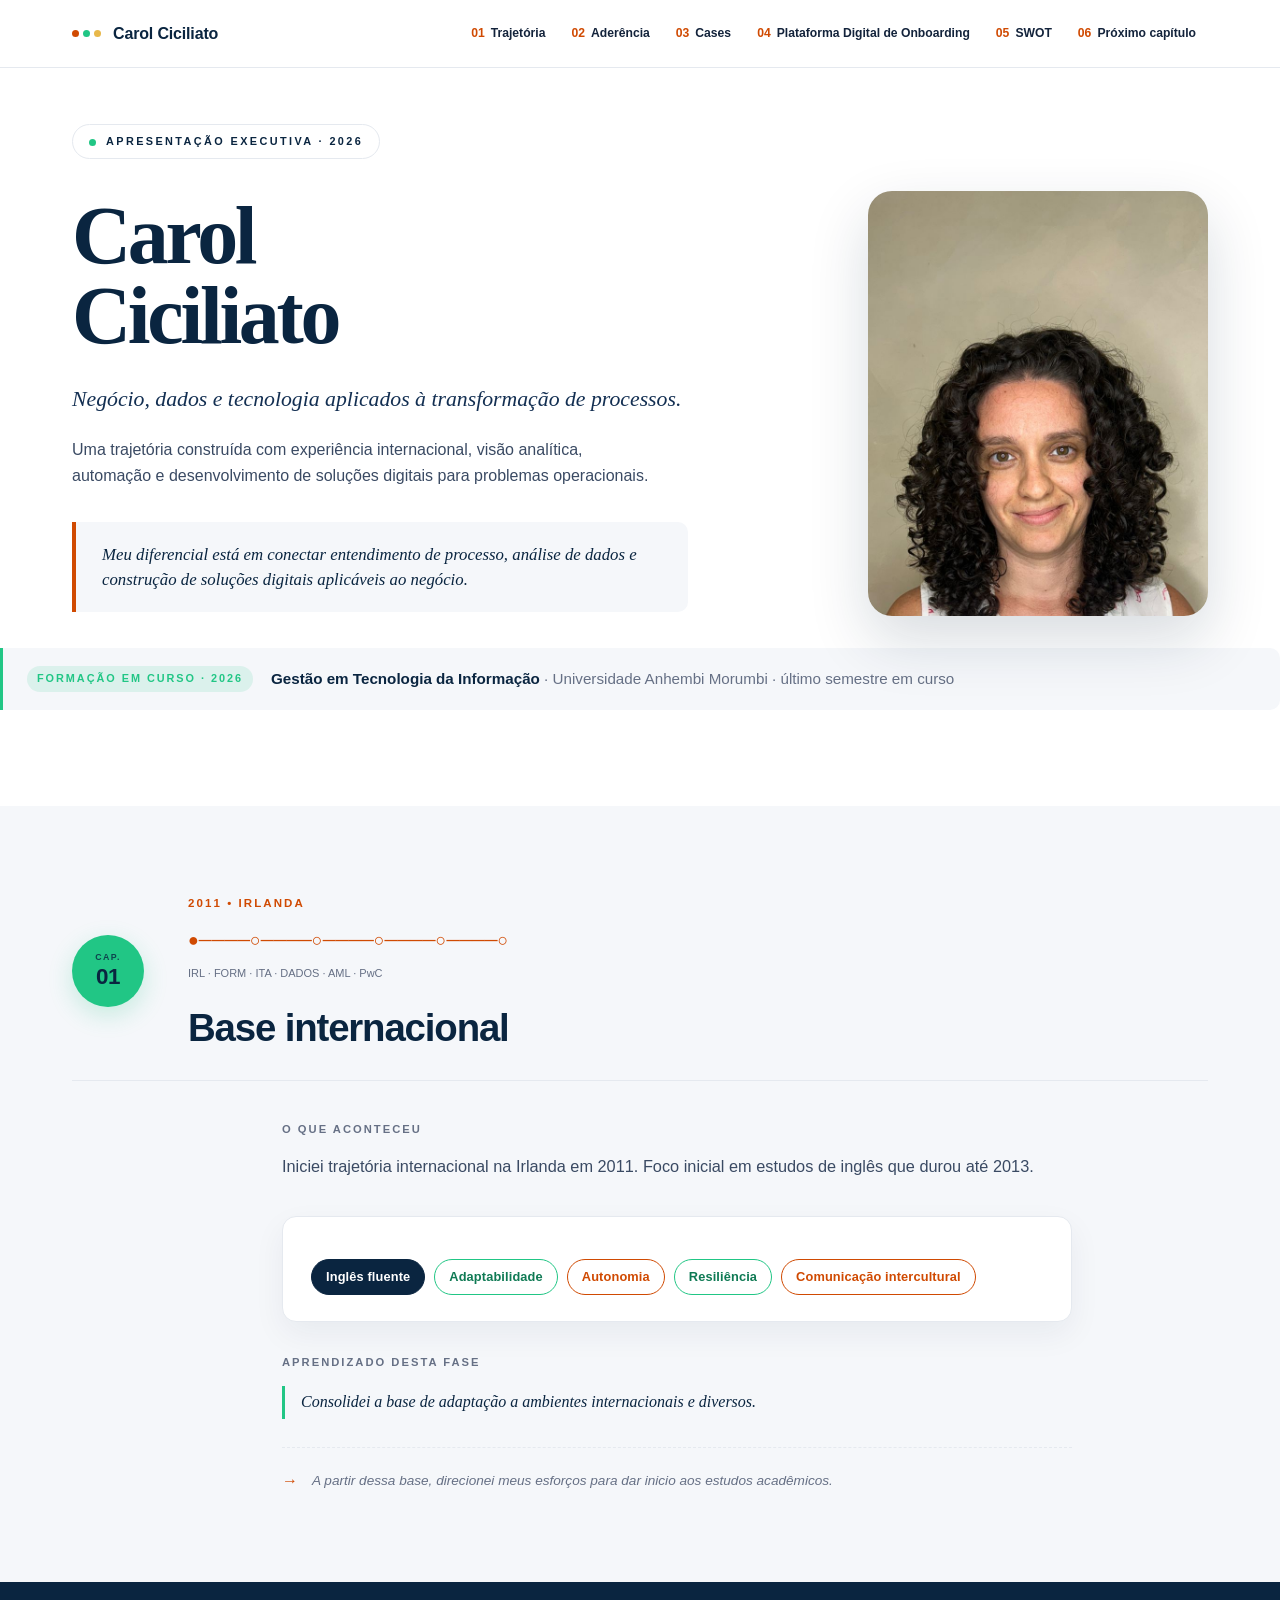
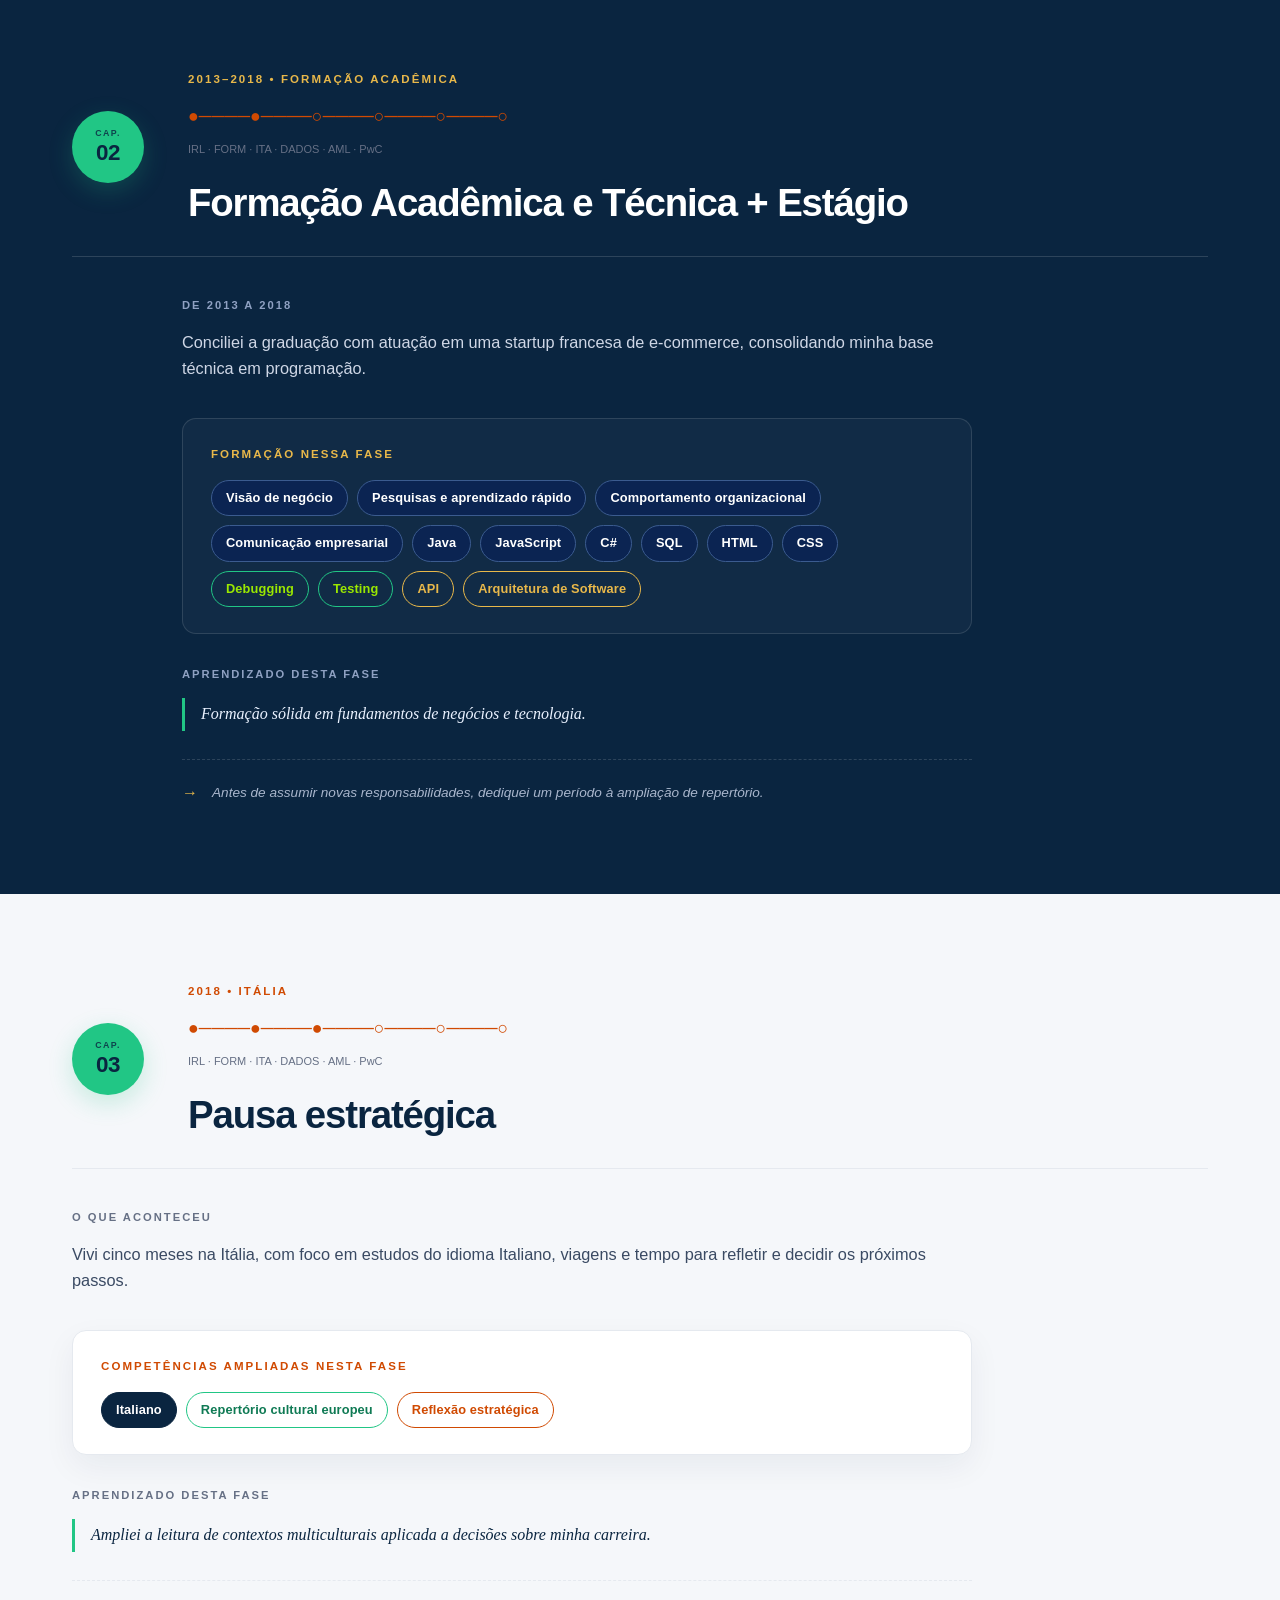
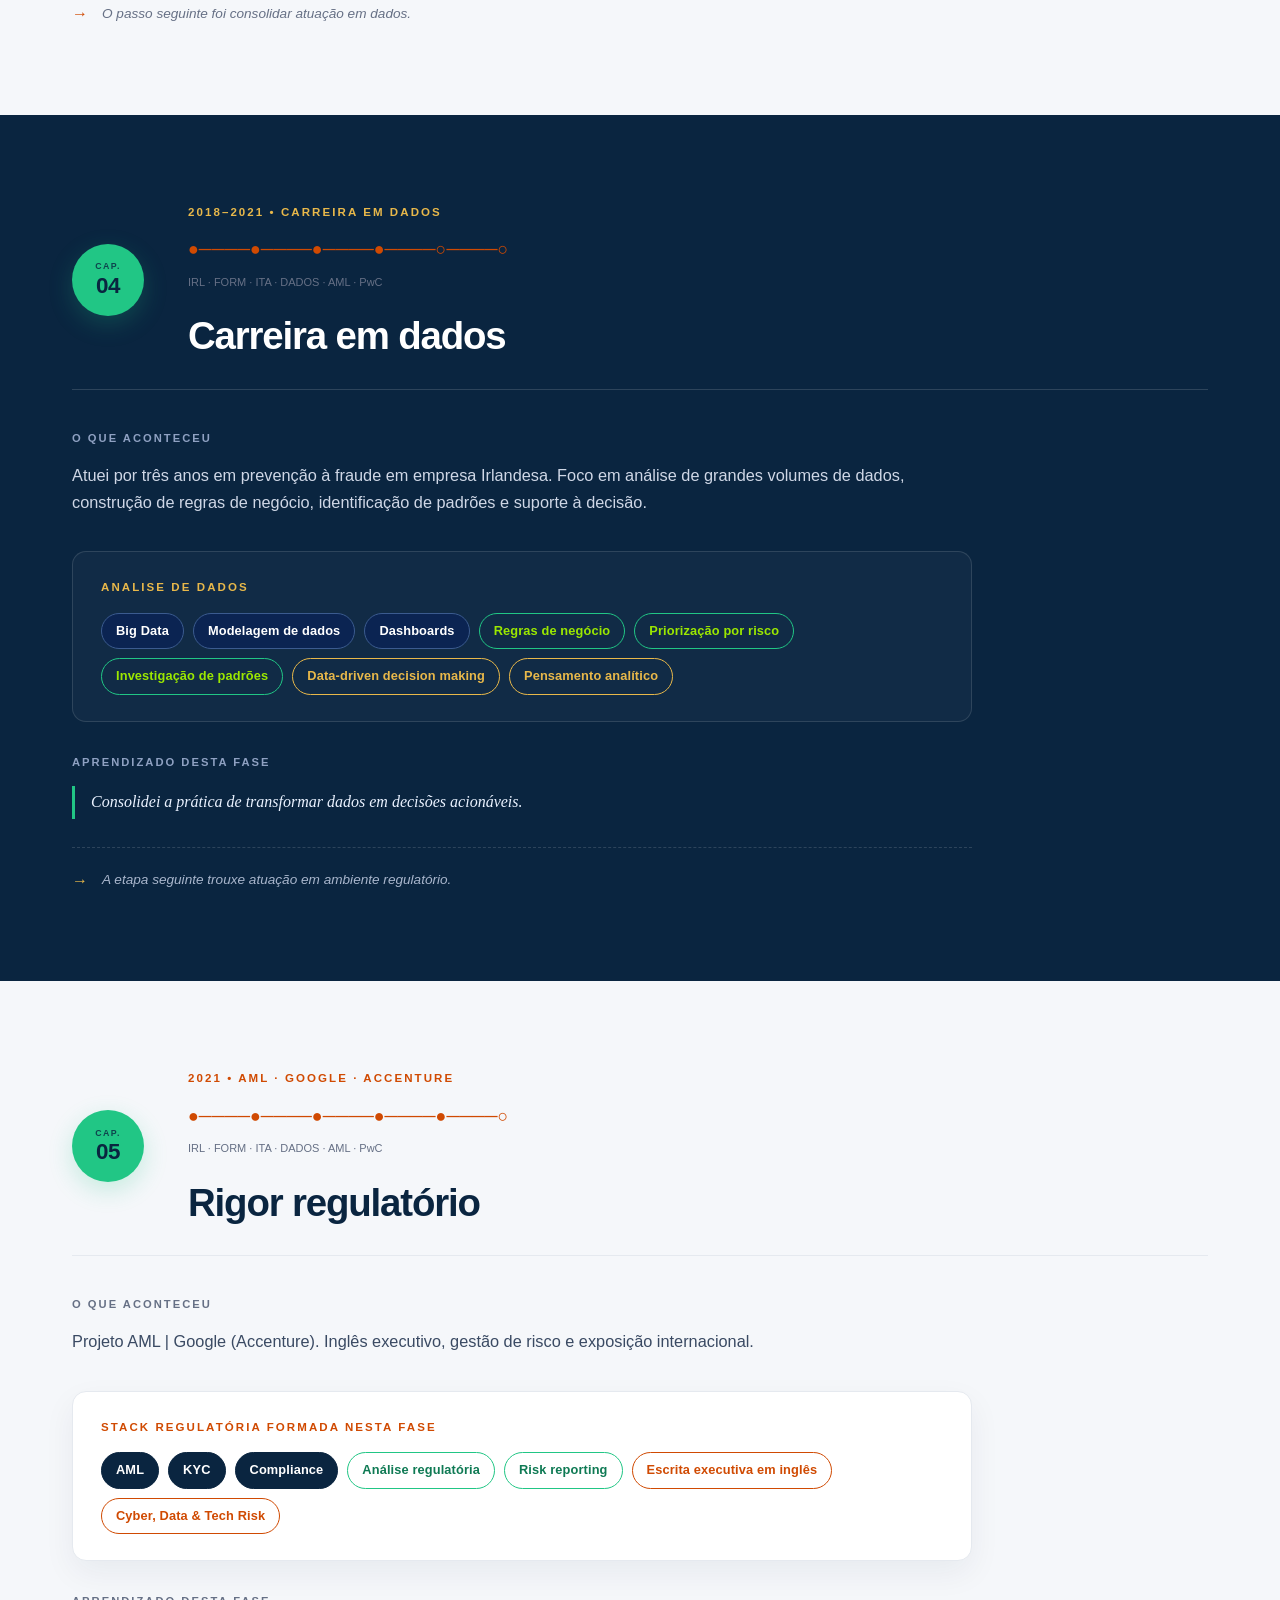
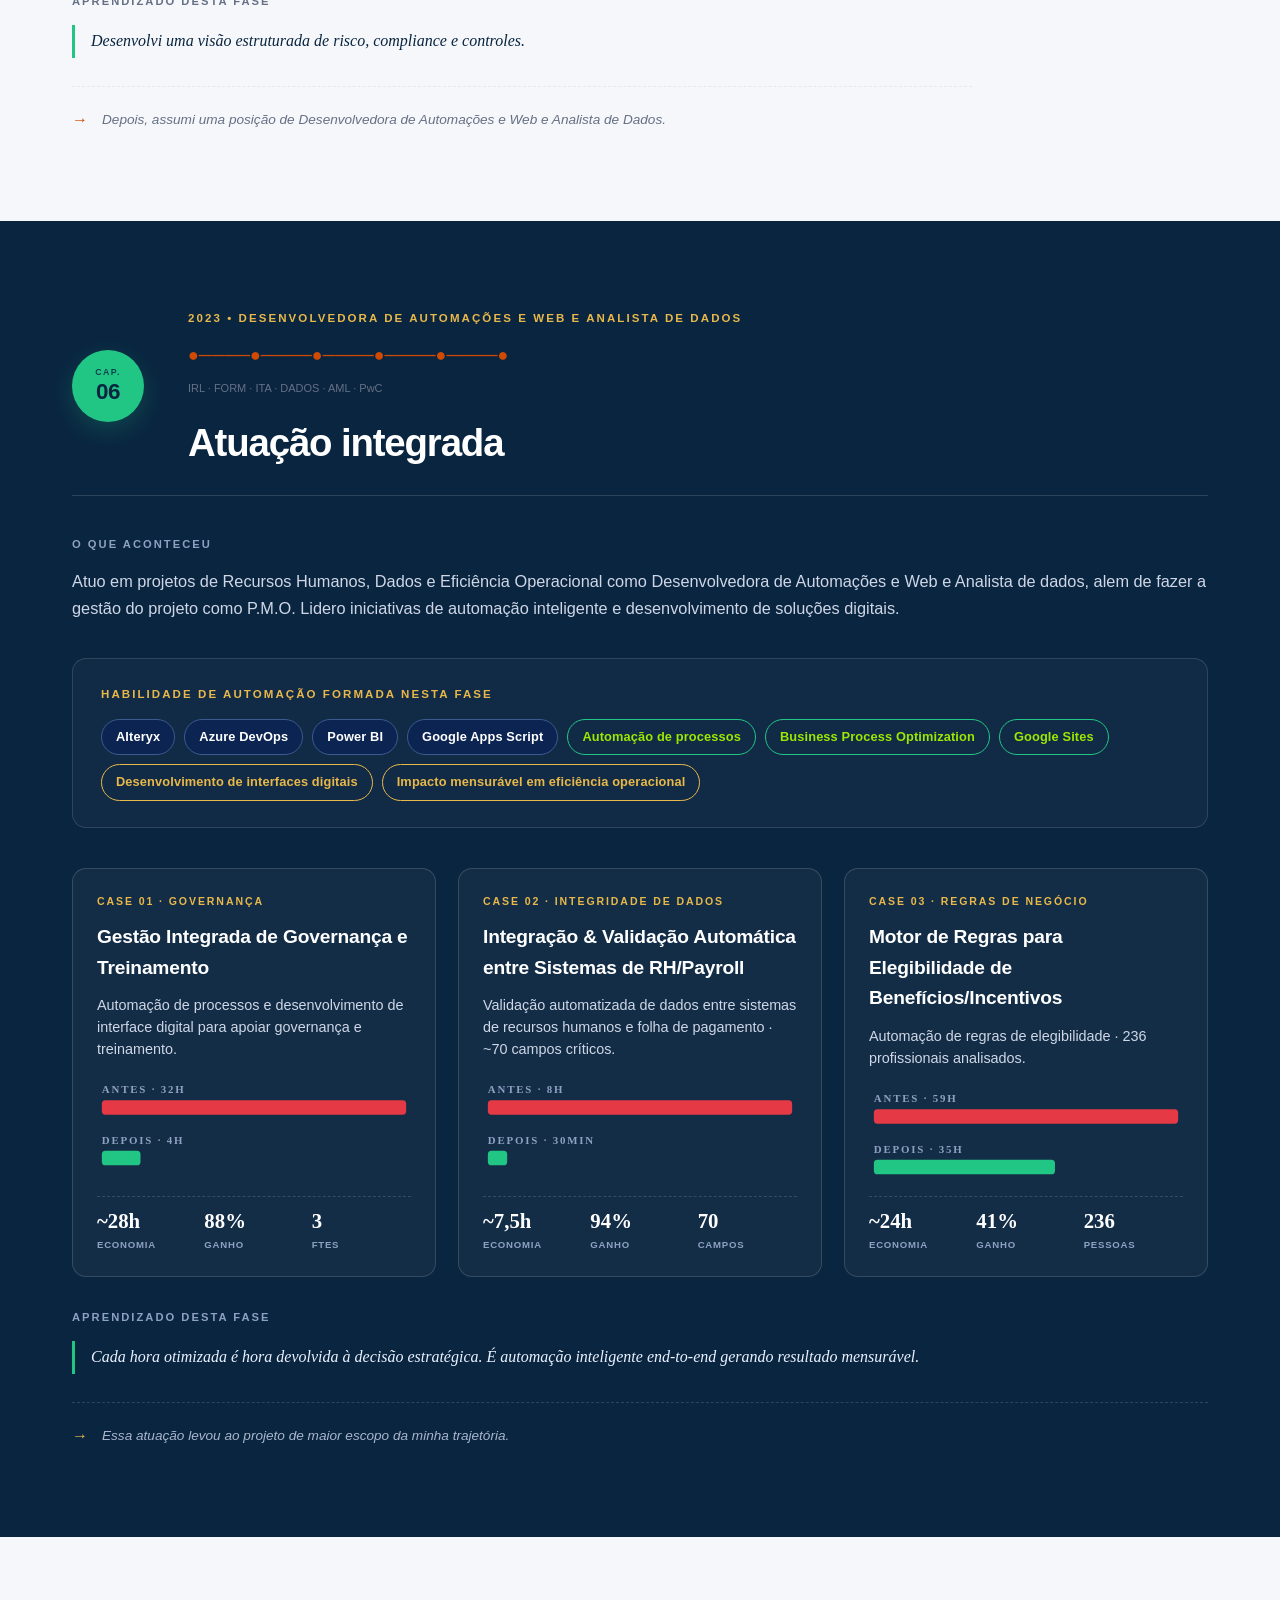
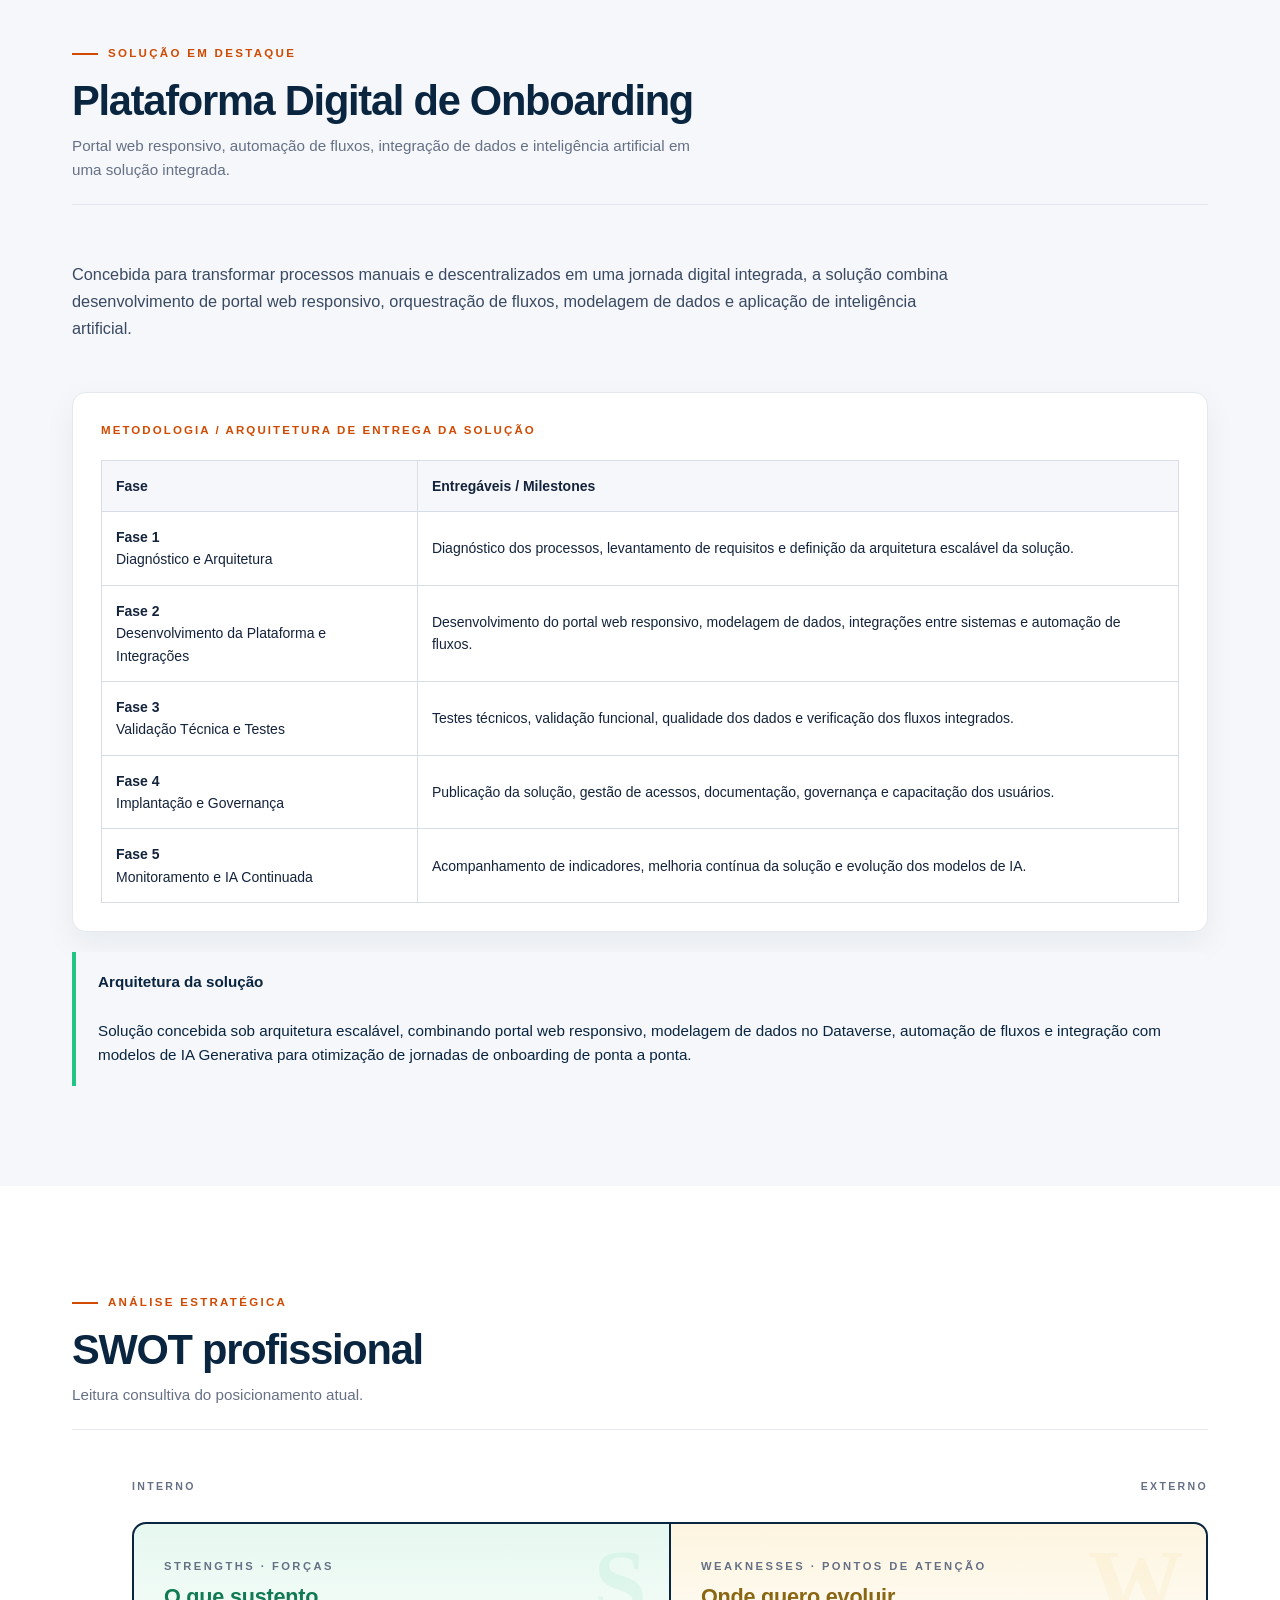
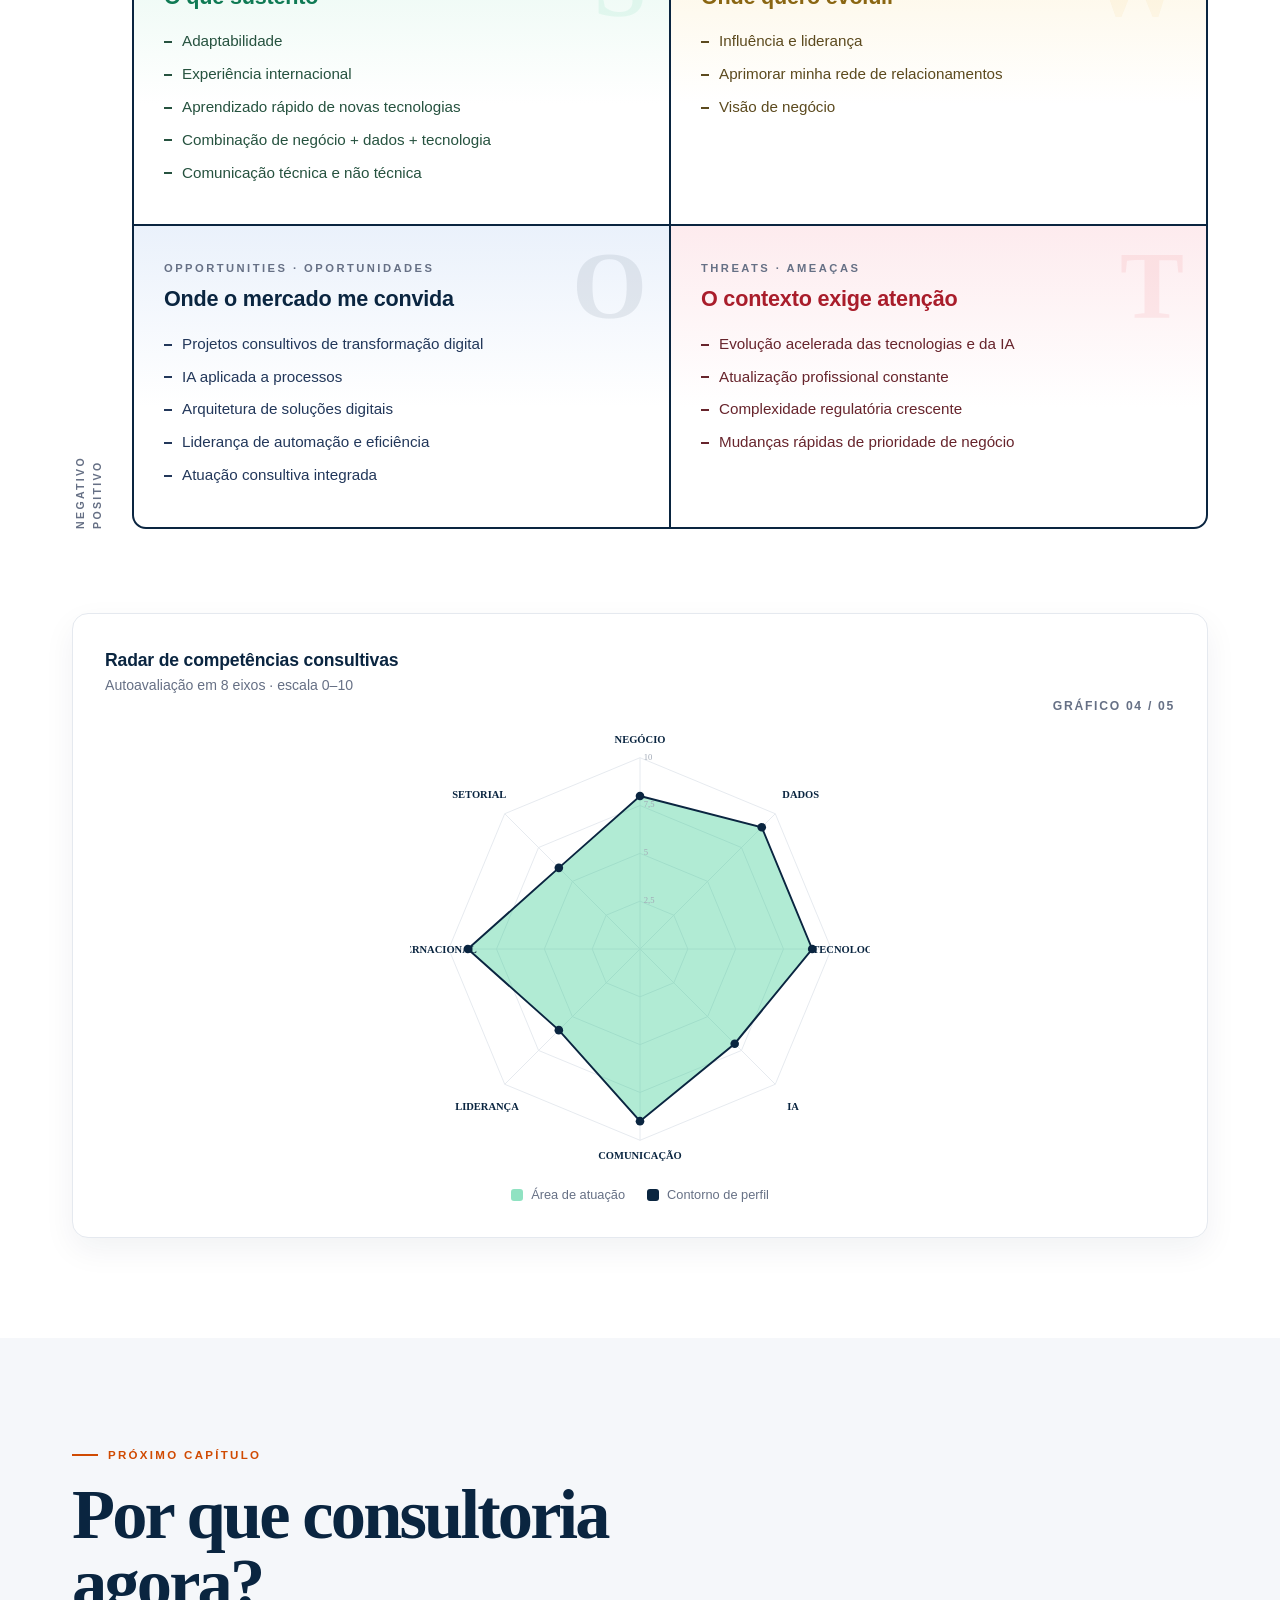
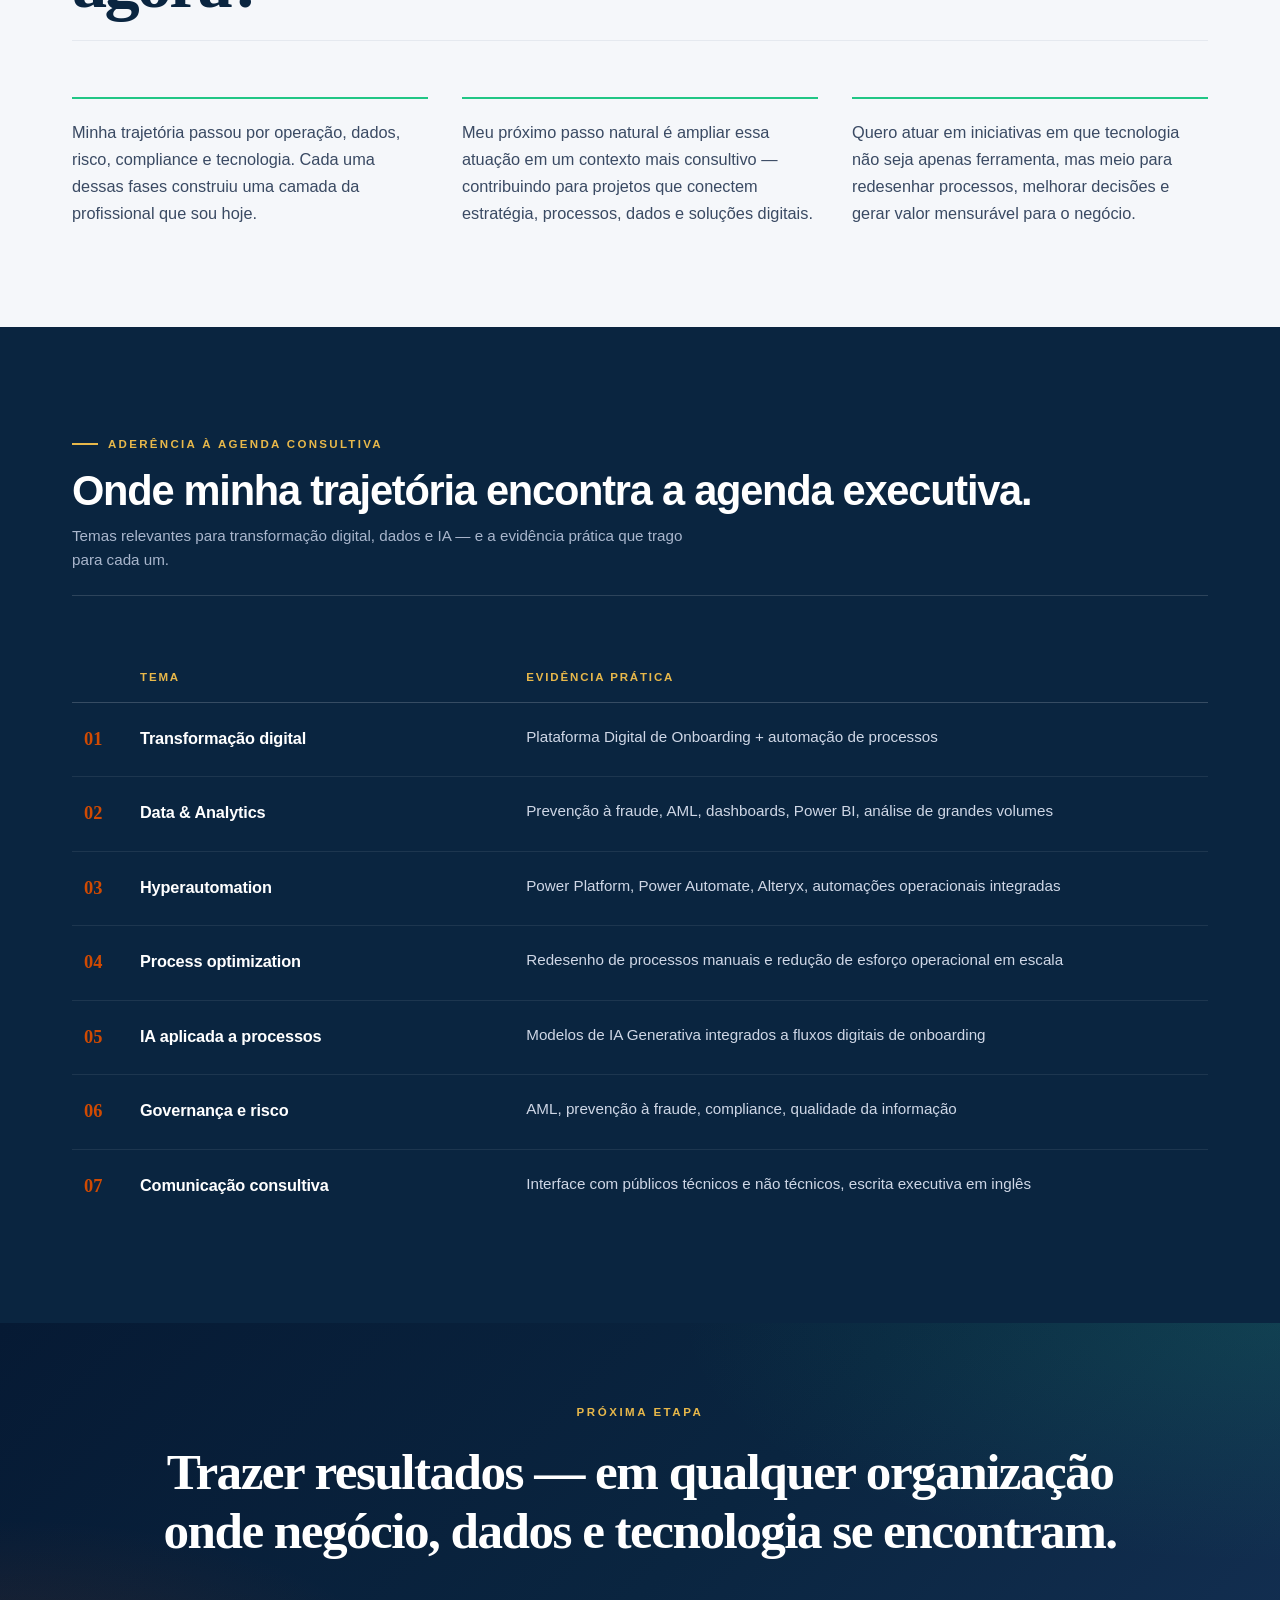
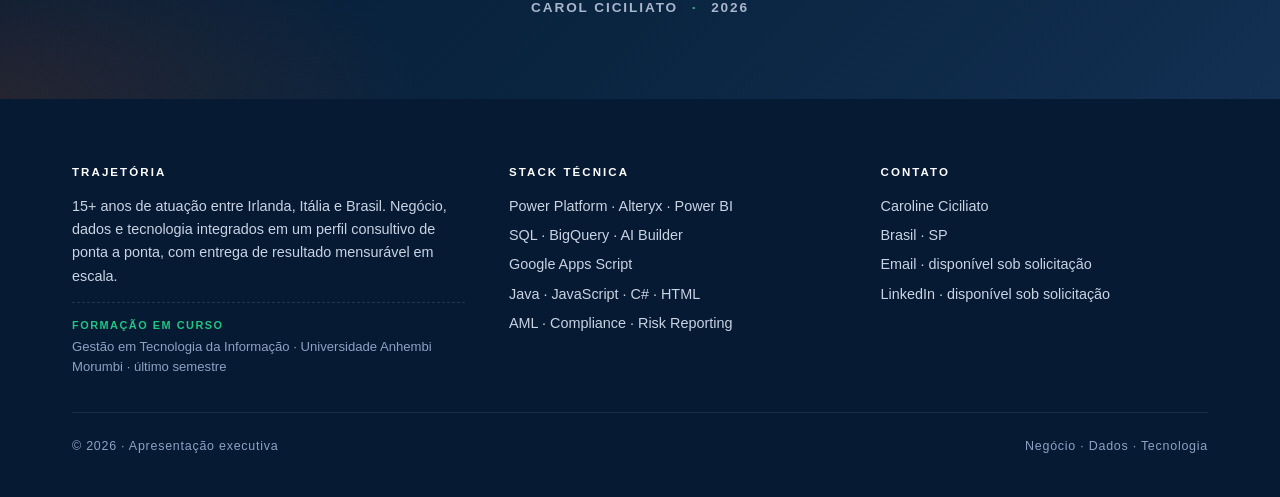
<file: index.html>
<!DOCTYPE html>
<html lang="pt-BR"><head><meta http-equiv="Content-Type" content="text/html; charset=UTF-8">

<meta name="viewport" content="width=device-width, initial-scale=1.0">
<title>Carol Ciciliato  Apresentação Executiva</title>
<link rel="stylesheet" href="styles.css">
</head>
<body>
  

<header class="top">
  <div class="inner">
    <div class="brand"><span class="brand-dots"><i></i><i></i><i></i></span>Carol Ciciliato</div>
    <button class="menu-toggle" type="button" aria-controls="primary-navigation" aria-expanded="false" aria-label="Abrir menu de navegação"><span aria-hidden="true">☰</span><span>Menu</span></button>
    <nav class="menu" id="primary-navigation" aria-label="Navegação principal">
      <a href="#cap01"><span class="num">01</span>Trajetória</a>
      <a href="#aderencia"><span class="num">02</span>Aderência</a>
      <a href="#cases"><span class="num">03</span>Cases</a>
      <a href="#painel"><span class="num">04</span>Plataforma Digital de Onboarding</a>
      <a href="#swot"><span class="num">05</span>SWOT</a>
      <a href="#futuro"><span class="num">06</span>Próximo capítulo</a>
    </nav>
  </div>
</header>

<section class="hero">
  <div class="container">
    <div class="hero-eyebrow"><span class="dot"></span>Apresentação Executiva · 2026</div>
    <div class="hero-grid">
      <div>
        <h1 class="hero-title">Carol<br>Ciciliato</h1>
        <p class="hero-sub">Negócio, dados e tecnologia aplicados à transformação de processos.</p>
        <p class="hero-copy">Uma trajetória construída com experiência internacional, visão analítica, automação e desenvolvimento de soluções digitais para problemas operacionais.</p>
        <div class="hero-quote">Meu diferencial está em conectar entendimento de processo, análise de dados e construção de soluções digitais aplicáveis ao negócio.</div>
      </div>
      <div class="hero-photo"><img src="[data-uri]" alt="Carol Ciciliato"></div>
    </div>
  </div>

    <!-- NOTA EDITORIAL · FORMAÇÃO EM CURSO -->
    <div class="edu-note">
      <span class="edu-tag">Formação em curso · 2026</span>
      <div class="edu-txt">Gestão em Tecnologia da Informação <em>· Universidade Anhembi Morumbi · último semestre em curso</em></div>
    </div>
  
</section>

<section id="cap01" class="chapter fog">
  <div class="container">
    <div class="ch-head"><div class="ch-badge"><span class="cap">CAP.</span><span class="n">01</span></div><div><div class="ch-eyebrow">
2011 • IRLANDA
</div>

<div style="font-size:18px;color:#D04A02;margin:14px 0 22px 0">
●────○────○────○────○────○
</div>

<div style="font-size:11px;color:#667085;margin-top:-12px;margin-bottom:25px">
IRL · FORM · ITA · DADOS · AML · PwC
</div><h2 class="ch-title">Base internacional</h2></div></div>
   <div class="ch-body" style="
padding-left:210px;
max-width:1000px;
">
      <div class="lbl">O que aconteceu</div>
      <p class="aconteceu">Iniciei trajetória internacional na Irlanda em 2011. Foco inicial em estudos de inglês que durou até 2013.</p>
      <div class="chips-block light" style="margin-top:36px">
        <div class="lbl-head"></div>
        <div class="chips">
          <span class="chip nv">Inglês fluente</span>
          <span class="chip gr">Adaptabilidade</span>
          <span class="chip co">Autonomia</span>
          <span class="chip gr">Resiliência</span>
          <span class="chip co">Comunicação intercultural</span>
        </div>
      </div>
      <div class="lbl">Aprendizado desta fase</div>
      <p class="quote">Consolidei a base de adaptação a ambientes internacionais e diversos.</p>
      <div class="bridge">A partir dessa base, direcionei meus esforços para dar inicio aos estudos acadêmicos.</div>
    </div>
  </div>
</section>

<section id="cap02" class="chapter dark">
  <div class="container">
    <div class="ch-head">

  <div class="ch-badge">
    <span class="cap">CAP.</span>
    <span class="n">02</span>
  </div>

  <div>

    <div class="ch-eyebrow">
      2013–2018 • FORMAÇÃO ACADÊMICA
    </div>

    <div style="font-size:18px;color:#D04A02;margin:14px 0 22px 0">
      ●────●────○────○────○────○
    </div>

    <div style="font-size:11px;color:#667085;margin-top:-12px;margin-bottom:25px">
      IRL · FORM · ITA · DADOS · AML · PwC
    </div>

    <h2 class="ch-title">
      Formação Acadêmica e Técnica + Estágio
    </h2>

  </div>

</div>
  <div class="ch-body" style="padding-left:110px;">
      <div class="lbl">De 2013 a 2018</div>
      <p class="aconteceu">Conciliei a graduação com atuação em uma startup francesa de e-commerce, consolidando minha base técnica em programação.</p>
      <div class="chips-block dark" style="margin-top:36px">
        <div class="lbl-head">Formação nessa fase</div>
        <div class="chips">
          <span class="chip nv">Visão de negócio</span><span class="chip nv">Pesquisas e aprendizado rápido</span><span class="chip nv">Comportamento organizacional</span><span class="chip nv">Comunicação empresarial</span><span class="chip nv">Java</span><span class="chip nv">JavaScript</span><span class="chip nv">C#</span><span class="chip nv">SQL</span><span class="chip nv">HTML</span><span class="chip nv">CSS</span>
          <span class="chip gr">Debugging</span><span class="chip gr">Testing</span>
          <span class="chip co">API</span><span class="chip co">Arquitetura de Software</span>
        </div>
      </div>
      <div class="lbl">Aprendizado desta fase</div>
      <p class="quote">Formação sólida em fundamentos de negócios e tecnologia.</p>
      <div class="bridge">Antes de assumir novas responsabilidades, dediquei um período à ampliação de repertório.</div>
    </div>
  </div>
</section>

<section id="cap03" class="chapter fog">
  <div class="container">
    <div class="ch-head"><div class="ch-badge"><span class="cap">CAP.</span><span class="n">03</span></div><div><div class="ch-eyebrow">
2018 • ITÁLIA
</div>

<div style="font-size:18px;color:#D04A02;margin:14px 0 22px 0">
●────●────●────○────○────○
</div>

<div style="font-size:11px;color:#667085;margin-top:-12px;margin-bottom:25px">
IRL · FORM · ITA · DADOS · AML · PwC
</div><h2 class="ch-title">Pausa estratégica</h2></div></div>
    <div class="ch-body">
      <div class="lbl">O que aconteceu</div>
      <p class="aconteceu">Vivi cinco meses na Itália, com foco em estudos do idioma Italiano, viagens e tempo para refletir e decidir os próximos passos.</p>
      <div class="chips-block light" style="margin-top:36px">
        <div class="lbl-head">Competências ampliadas nesta fase</div>
        <div class="chips">
          <span class="chip nv">Italiano</span>
          <span class="chip gr">Repertório cultural europeu</span>
          <span class="chip co">Reflexão estratégica</span>
        </div>
      </div>
      <div class="lbl">Aprendizado desta fase</div>
      <p class="quote">Ampliei a leitura de contextos multiculturais aplicada a decisões sobre minha carreira.</p>
      <div class="bridge">O passo seguinte foi consolidar atuação em dados.</div>
    </div>
  </div>
</section>

<section id="cap04" class="chapter dark">
  <div class="container">
    <div class="ch-head"><div class="ch-badge"><span class="cap">CAP.</span><span class="n">04</span></div><div><div class="ch-eyebrow">
2018–2021 • CARREIRA EM DADOS
</div>

<div style="font-size:18px;color:#D04A02;margin:14px 0 22px 0">
●────●────●────●────○────○
</div>

<div style="font-size:11px;color:#667085;margin-top:-12px;margin-bottom:25px">
IRL · FORM · ITA · DADOS · AML · PwC
</div><h2 class="ch-title">Carreira em dados</h2></div></div>
    <div class="ch-body">
      <div class="lbl">O que aconteceu</div>
      <p class="aconteceu">Atuei por três anos em prevenção à fraude em empresa Irlandesa. Foco em análise de grandes volumes de dados, construção de regras de negócio, identificação de padrões e suporte à decisão.</p>
      <div class="chips-block dark" style="margin-top:36px">
        <div class="lbl-head">Analise de Dados</div>
        <div class="chips">
          <span class="chip nv">Big Data</span><span class="chip nv">Modelagem de dados</span><span class="chip nv">Dashboards</span>
          <span class="chip gr">Regras de negócio</span><span class="chip gr">Priorização por risco</span><span class="chip gr">Investigação de padrões</span>
          <span class="chip co">Data-driven decision making</span><span class="chip co">Pensamento analítico</span>
        </div>
      </div>
      <div class="lbl">Aprendizado desta fase</div>
      <p class="quote">Consolidei a prática de transformar dados em decisões acionáveis.</p>
      <div class="bridge">A etapa seguinte trouxe atuação em ambiente regulatório.</div>
    </div>
  </div>
</section>

<section id="cap05" class="chapter fog">
  <div class="container">
    <div class="ch-head"><div class="ch-badge"><span class="cap">CAP.</span><span class="n">05</span></div><div><div class="ch-eyebrow">
2021 • AML · GOOGLE · ACCENTURE
</div>

<div style="font-size:18px;color:#D04A02;margin:14px 0 22px 0">
●────●────●────●────●────○
</div>

<div style="font-size:11px;color:#667085;margin-top:-12px;margin-bottom:25px">
IRL · FORM · ITA · DADOS · AML · PwC
</div><h2 class="ch-title">Rigor regulatório</h2></div></div>
    <div class="ch-body">
      <div class="lbl">O que aconteceu</div>
      <p class="aconteceu">Projeto AML | Google (Accenture). Inglês executivo, gestão de risco e exposição internacional.</p>
      <div class="chips-block light" style="margin-top:36px">
        <div class="lbl-head">Stack regulatória formada nesta fase</div>
        <div class="chips">
          <span class="chip nv">AML</span><span class="chip nv">KYC</span><span class="chip nv">Compliance</span>
          <span class="chip gr">Análise regulatória</span><span class="chip gr">Risk reporting</span>
          <span class="chip co">Escrita executiva em inglês</span>
          <span class="chip co">Cyber, Data &amp; Tech Risk</span>
        </div>
      </div>
      <div class="lbl">Aprendizado desta fase</div>
      <p class="quote">Desenvolvi uma visão estruturada de risco, compliance e controles.</p>
      <div class="bridge">Depois, assumi uma posição de Desenvolvedora de Automações e Web e Analista de Dados.</div>
    </div>
  </div>
</section>

<section id="cases" class="chapter dark">
  <div class="container">
    <div class="ch-head"><div class="ch-badge"><span class="cap">CAP.</span><span class="n">06</span></div><div><div class="ch-eyebrow">
2023 • Desenvolvedora de Automações e Web e Analista de Dados
</div>

<div style="font-size:18px;color:#D04A02;margin:14px 0 22px 0">
●────●────●────●────●────●
</div>

<div style="font-size:11px;color:#667085;margin-top:-12px;margin-bottom:25px">
IRL · FORM · ITA · DADOS · AML · PwC
</div><h2 class="ch-title">Atuação integrada</h2></div></div>
    <div class="ch-body" style="max-width:none">
      <div class="lbl">O que aconteceu</div>
      <p class="aconteceu">Atuo em projetos de Recursos Humanos, Dados e Eficiência Operacional como Desenvolvedora de Automações e Web e Analista de dados, alem de fazer a gestão do projeto como P.M.O. Lidero iniciativas de automação inteligente e desenvolvimento de soluções digitais.</p>
      <div class="chips-block dark" style="margin-top:36px">
        <div class="lbl-head">Habilidade de automação formada nesta fase</div>
        <div class="chips">
          <span class="chip nv">Alteryx</span><span class="chip nv">Azure DevOps</span><span class="chip nv">Power BI</span><span class="chip nv">Google Apps Script</span>
          <span class="chip gr">Automação de processos</span><span class="chip gr">Business Process Optimization</span><span class="chip gr">Google Sites</span>
          <span class="chip co">Desenvolvimento de interfaces digitais</span><span class="chip co">Impacto mensurável em eficiência operacional</span>
        </div>
      </div>
      <div class="cases-grid">
        <div class="case-card">
          <div class="cat">Case 01 · Governança</div>
          <h3>Gestão Integrada de Governança e Treinamento</h3>
          <div class="desc">Automação de processos e desenvolvimento de interface digital para apoiar governança e treinamento.</div>
          <svg viewBox="0 0 260 82" xmlns="http://www.w3.org/2000/svg" style="margin-top:4px">
            <text x="4" y="14" font-family="Inter" font-size="9" font-weight="800" fill="#8fa1c2" letter-spacing="1.5">ANTES · 32H</text>
            <rect x="4" y="20" width="252" height="12" rx="3" fill="#E63946"></rect>
            <text x="4" y="56" font-family="Inter" font-size="9" font-weight="800" fill="#8fa1c2" letter-spacing="1.5">DEPOIS · 4H</text>
            <rect x="4" y="62" width="32" height="12" rx="3" fill="#21C685"></rect>
          </svg>
          <div class="case-metrics">
            <div class="m"><div class="v">~28h</div><div class="l">economia</div></div>
            <div class="m"><div class="v">88%</div><div class="l">ganho</div></div>
            <div class="m"><div class="v">3</div><div class="l">FTEs</div></div>
          </div>
        </div>
        <div class="case-card">
          <div class="cat">Case 02 · Integridade de dados</div>
          <h3>Integração &amp; Validação Automática entre Sistemas de RH/Payroll</h3>
          <div class="desc">Validação automatizada de dados entre sistemas de recursos humanos e folha de pagamento · ~70 campos críticos.</div>
          <svg viewBox="0 0 260 82" xmlns="http://www.w3.org/2000/svg" style="margin-top:4px">
            <text x="4" y="14" font-family="Inter" font-size="9" font-weight="800" fill="#8fa1c2" letter-spacing="1.5">ANTES · 8H</text>
            <rect x="4" y="20" width="252" height="12" rx="3" fill="#E63946"></rect>
            <text x="4" y="56" font-family="Inter" font-size="9" font-weight="800" fill="#8fa1c2" letter-spacing="1.5">DEPOIS · 30MIN</text>
            <rect x="4" y="62" width="16" height="12" rx="3" fill="#21C685"></rect>
          </svg>
          <div class="case-metrics">
            <div class="m"><div class="v">~7,5h</div><div class="l">economia</div></div>
            <div class="m"><div class="v">94%</div><div class="l">ganho</div></div>
            <div class="m"><div class="v">70</div><div class="l">campos</div></div>
          </div>
        </div>
        <div class="case-card">
          <div class="cat">Case 03 · Regras de negócio</div>
          <h3>Motor de Regras para Elegibilidade de Benefícios/Incentivos</h3>
          <div class="desc">Automação de regras de elegibilidade · 236 profissionais analisados.</div>
          <svg viewBox="0 0 260 82" xmlns="http://www.w3.org/2000/svg" style="margin-top:4px">
            <text x="4" y="14" font-family="Inter" font-size="9" font-weight="800" fill="#8fa1c2" letter-spacing="1.5">ANTES · 59H</text>
            <rect x="4" y="20" width="252" height="12" rx="3" fill="#E63946"></rect>
            <text x="4" y="56" font-family="Inter" font-size="9" font-weight="800" fill="#8fa1c2" letter-spacing="1.5">DEPOIS · 35H</text>
            <rect x="4" y="62" width="150" height="12" rx="3" fill="#21C685"></rect>
          </svg>
          <div class="case-metrics">
            <div class="m"><div class="v">~24h</div><div class="l">economia</div></div>
            <div class="m"><div class="v">41%</div><div class="l">ganho</div></div>
            <div class="m"><div class="v">236</div><div class="l">pessoas</div></div>
          
      </div></div>
      </div>
      <div class="lbl">Aprendizado desta fase</div>
      <p class="quote">Cada hora otimizada é hora devolvida à decisão estratégica. É automação inteligente <em>end-to-end</em> gerando resultado mensurável.</p>
      <div class="bridge">Essa atuação levou ao projeto de maior escopo da minha trajetória.</div>
    </div>
  </div>
</section>

<section id="painel" class="painel">
  <div class="container">
    <div class="section-head"><div class="left"><div class="kicker">Solução em destaque</div><h2 class="section-title">Plataforma Digital de Onboarding</h2><div class="sub">Portal web responsivo, automação de fluxos, integração de dados e inteligência artificial em uma solução integrada.</div></div></div>
    <p class="painel-narr">Concebida para transformar processos manuais e descentralizados em uma jornada digital integrada, a solução combina desenvolvimento de portal web responsivo, orquestração de fluxos, modelagem de dados e aplicação de inteligência artificial.</p>
    <div style="
margin-top:50px;
background:#ffffff;
border:1px solid #E5E9EF;
border-radius:14px;
padding:28px;
box-shadow:0 12px 32px rgba(10,37,64,.06);
">

    <div style="
    text-transform:uppercase;
    letter-spacing:.18em;
    font-size:.72rem;
    font-weight:800;
    color:#D04A02;
    margin-bottom:20px;">
        METODOLOGIA / ARQUITETURA DE ENTREGA DA SOLUÇÃO
    </div>

    <div class="project-table-wrap">
<table style="
    width:100%;
    border-collapse:collapse;
    font-family:Inter,sans-serif;
    font-size:14px;">

        <thead>

            <tr style="background:#F5F7FA">

                <th style="
                padding:14px;
                text-align:left;
                border:1px solid #D8DDE6;">
                Fase
                </th>

                <th style="
                padding:14px;
                text-align:left;
                border:1px solid #D8DDE6;">
                Entregáveis / Milestones
                </th>

            </tr>

        </thead>

        <tbody>

            <tr>

                <td style="padding:14px;border:1px solid #D8DDE6;">
                    <strong>Fase 1</strong><br>
                    Diagnóstico e Arquitetura
                </td>

                <td style="padding:14px;border:1px solid #D8DDE6;">
                    Diagnóstico dos processos, levantamento de requisitos e definição da arquitetura escalável da solução.
                </td>

            </tr>

            <tr>

                <td style="padding:14px;border:1px solid #D8DDE6;">
                    <strong>Fase 2</strong><br>
                    Desenvolvimento da Plataforma e Integrações
                </td>

                <td style="padding:14px;border:1px solid #D8DDE6;">
                    Desenvolvimento do portal web responsivo, modelagem de dados, integrações entre sistemas e automação de fluxos.
                </td>

            </tr>

            <tr>

                <td style="padding:14px;border:1px solid #D8DDE6;">
                    <strong>Fase 3</strong><br>
                    Validação Técnica e Testes
                </td>

                <td style="padding:14px;border:1px solid #D8DDE6;">
                    Testes técnicos, validação funcional, qualidade dos dados e verificação dos fluxos integrados.
                </td>

            </tr>

            <tr>

                <td style="padding:14px;border:1px solid #D8DDE6;">
                    <strong>Fase 4</strong><br>
                    Implantação e Governança
                </td>

                <td style="padding:14px;border:1px solid #D8DDE6;">
                    Publicação da solução, gestão de acessos, documentação, governança e capacitação dos usuários.
                </td>

            </tr>

            <tr>

                <td style="padding:14px;border:1px solid #D8DDE6;">
                    <strong>Fase 5</strong><br>
                    Monitoramento e IA Continuada
                </td>

                <td style="padding:14px;border:1px solid #D8DDE6;">
                    Acompanhamento de indicadores, melhoria contínua da solução e evolução dos modelos de IA.
                </td>

            </tr>

        </tbody>

    </table>
    </div>

</div>

<div style="
margin-top:20px;
padding:18px 22px;
background:#F5F7FA;
border-left:4px solid #21C685;
border-radius:0 8px 8px 0;
font-size:.95rem;
line-height:1.6;
color:#0A2540;
">

<strong>Arquitetura da solução</strong><br><br>

Solução concebida sob arquitetura escalável, combinando portal web responsivo, modelagem de dados no Dataverse, automação de fluxos e integração com modelos de IA Generativa para otimização de jornadas de onboarding de ponta a ponta.

</div>

</div>
</section>

<section id="swot" class="swot">
  <div class="container">
    <div class="section-head"><div class="left"><div class="kicker">Análise estratégica</div><h2 class="section-title">SWOT profissional</h2><div class="sub">Leitura consultiva do posicionamento atual.</div></div></div>
    <div class="swot-wrap">
      <div class="swot-axes">
        <div class="swot-axis-x"><span>Interno</span><span>Externo</span></div>
        <div class="swot-axis-y"><span>Negativo</span><span>Positivo</span></div>
        <div class="swot-grid">
          <div class="q s">
            <div class="wm">S</div><div class="qtag">Strengths · Forças</div><h3 class="qtitle">O que sustento</h3>
            <ul><li>Adaptabilidade</li><li>Experiência internacional</li><li>Aprendizado rápido de novas tecnologias</li><li>Combinação de negócio + dados + tecnologia</li><li>Comunicação técnica e não técnica</li></ul>
          </div>
          <div class="q w">
            <div class="wm">W</div><div class="qtag">Weaknesses · Pontos de atenção</div><h3 class="qtitle">Onde quero evoluir</h3>
            <ul><li>Influência e liderança</li><li>Aprimorar minha rede de relacionamentos</li><li>Visão de negócio</li></ul>
          </div>
          <div class="q o">
            <div class="wm">O</div><div class="qtag">Opportunities · Oportunidades</div><h3 class="qtitle">Onde o mercado me convida</h3>
            <ul><li>Projetos consultivos de transformação digital</li><li>IA aplicada a processos</li><li>Arquitetura de soluções digitais</li><li>Liderança de automação e eficiência</li><li>Atuação consultiva integrada</li></ul>
          </div>
          <div class="q t">
            <div class="wm">T</div><div class="qtag">Threats · Ameaças</div><h3 class="qtitle">O contexto exige atenção</h3>
            <ul><li>Evolução acelerada das tecnologias e da IA</li><li>Atualização profissional constante</li><li>Complexidade regulatória crescente</li><li>Mudanças rápidas de prioridade de negócio</li></ul>
          </div>
        </div>
      </div>
    </div>

    <div class="radar-panel">
      <div class="head">
        <div><h3>Radar de competências consultivas</h3><div class="sub">Autoavaliação em 8 eixos · escala 0–10</div></div>
        <div class="side">Gráfico 04 / 05</div>
      </div>
      <div style="display:flex;justify-content:center">
        <svg viewBox="0 0 480 460" width="460" height="440" xmlns="http://www.w3.org/2000/svg" role="img" aria-label="Radar de competências · 8 eixos">
          <g transform="translate(240,230)">
            <g fill="none" stroke="#E5E9EF" stroke-width="1">
              <polygon points="0,-50 35.36,-35.36 50,0 35.36,35.36 0,50 -35.36,35.36 -50,0 -35.36,-35.36"></polygon>
              <polygon points="0,-100 70.71,-70.71 100,0 70.71,70.71 0,100 -70.71,70.71 -100,0 -70.71,-70.71"></polygon>
              <polygon points="0,-150 106.07,-106.07 150,0 106.07,106.07 0,150 -106.07,106.07 -150,0 -106.07,-106.07"></polygon>
              <polygon points="0,-200 141.42,-141.42 200,0 141.42,141.42 0,200 -141.42,141.42 -200,0 -141.42,-141.42"></polygon>
            </g>
            <g stroke="#E5E9EF" stroke-width="1">
              <line x1="0" y1="0" x2="0" y2="-200"></line>
              <line x1="0" y1="0" x2="141.42" y2="-141.42"></line>
              <line x1="0" y1="0" x2="200" y2="0"></line>
              <line x1="0" y1="0" x2="141.42" y2="141.42"></line>
              <line x1="0" y1="0" x2="0" y2="200"></line>
              <line x1="0" y1="0" x2="-141.42" y2="141.42"></line>
              <line x1="0" y1="0" x2="-200" y2="0"></line>
              <line x1="0" y1="0" x2="-141.42" y2="-141.42"></line>
            </g>
            <polygon points="0,-160 127.28,-127.28 180,0 99.0,99.0 0,180 -84.85,84.85 -180,0 -84.85,-84.85" fill="#21C685" fill-opacity="0.35" stroke="#0A2540" stroke-width="2"></polygon>
            <g fill="#0A2540">
              <circle cx="0" cy="-160" r="4.5"></circle>
              <circle cx="127.28" cy="-127.28" r="4.5"></circle>
              <circle cx="180" cy="0" r="4.5"></circle>
              <circle cx="99.0" cy="99.0" r="4.5"></circle>
              <circle cx="0" cy="180" r="4.5"></circle>
              <circle cx="-84.85" cy="84.85" r="4.5"></circle>
              <circle cx="-180" cy="0" r="4.5"></circle>
              <circle cx="-84.85" cy="-84.85" r="4.5"></circle>
            </g>
            <g font-family="Inter" font-size="11" font-weight="800" fill="#0A2540">
              <text x="0" y="-215" text-anchor="middle">NEGÓCIO</text>
              <text x="168" y="-158" text-anchor="middle">DADOS</text>
              <text x="218" y="4" text-anchor="middle">TECNOLOGIA</text>
              <text x="160" y="168" text-anchor="middle">IA</text>
              <text x="0" y="220" text-anchor="middle">COMUNICAÇÃO</text>
              <text x="-160" y="168" text-anchor="middle">LIDERANÇA</text>
              <text x="-218" y="4" text-anchor="middle">INTERNACIONAL</text>
              <text x="-168" y="-158" text-anchor="middle">SETORIAL</text>
            </g>
            <g font-family="Inter" font-size="9" fill="#a0a8b5">
              <text x="4" y="-48">2,5</text>
              <text x="4" y="-98">5</text>
              <text x="4" y="-148">7,5</text>
              <text x="4" y="-198">10</text>
            </g>
          </g>
        </svg>
      </div>
      <div class="chart-legend">
        <span><span class="sw" style="background:#21C685;opacity:.5"></span>Área de atuação</span>
        <span><span class="sw" style="background:#0A2540"></span>Contorno de perfil</span>
      </div>
    </div>
  </div>
</section>

<section id="futuro" class="closing">
  <div class="container">
    <div class="section-head"><div class="left"><div class="kicker">Próximo capítulo</div><h2 class="closing-title">Por que consultoria<br>agora?</h2></div></div>
    <div class="closing-paragraphs">
      <p>Minha trajetória passou por operação, dados, risco, compliance e tecnologia. Cada uma dessas fases construiu uma camada da profissional que sou hoje.</p>
      <p>Meu próximo passo natural é ampliar essa atuação em um contexto mais consultivo — contribuindo para projetos que conectem estratégia, processos, dados e soluções digitais.</p>
      <p>Quero atuar em iniciativas em que tecnologia não seja apenas ferramenta, mas meio para redesenhar processos, melhorar decisões e gerar valor mensurável para o negócio.</p>
    </div>
   </div></section>

<section id="aderencia" class="aderencia section-dark">
  <div class="container">
    <div class="section-head"><div class="left"><div class="kicker">Aderência à agenda consultiva</div><h2 class="section-title">Onde minha trajetória encontra a agenda executiva.</h2><div class="sub">Temas relevantes para transformação digital, dados e IA — e a evidência prática que trago para cada um.</div></div></div>
    <table class="aderencia-tbl">
      <thead><tr><th></th><th>Tema</th><th>Evidência prática</th></tr></thead>
      <tbody>
        <tr><td class="num">01</td><td class="tema">Transformação digital</td><td class="evid">Plataforma Digital de Onboarding + automação de processos</td></tr>
        <tr><td class="num">02</td><td class="tema">Data &amp; Analytics</td><td class="evid">Prevenção à fraude, AML, dashboards, Power BI, análise de grandes volumes</td></tr>
        <tr><td class="num">03</td><td class="tema">Hyperautomation</td><td class="evid">Power Platform, Power Automate, Alteryx, automações operacionais integradas</td></tr>
        <tr><td class="num">04</td><td class="tema">Process optimization</td><td class="evid">Redesenho de processos manuais e redução de esforço operacional em escala</td></tr>
        <tr><td class="num">05</td><td class="tema">IA aplicada a processos</td><td class="evid">Modelos de IA Generativa integrados a fluxos digitais de onboarding</td></tr>
        <tr><td class="num">06</td><td class="tema">Governança e risco</td><td class="evid">AML, prevenção à fraude, compliance, qualidade da informação</td></tr>
        <tr><td class="num">07</td><td class="tema">Comunicação consultiva</td><td class="evid">Interface com públicos técnicos e não técnicos, escrita executiva em inglês</td></tr>
      </tbody>
    </table>
    </div>
  </div>
</section>

<section class="cta-strip">
  <div class="container inner">
    <div class="kicker">Próxima etapa</div>
    <h2>Trazer resultados — em qualquer organização onde negócio, dados e tecnologia se encontram.</h2>
    <div class="sig">Carol Ciciliato <span class="dot">·</span> 2026</div>
  </div>
</section>

<footer>
  <div class="container">
    <div class="cols">
      <div>
        <h5>Trajetória</h5>
        <p>15+ anos de atuação entre Irlanda, Itália e Brasil. Negócio, dados e tecnologia integrados em um perfil consultivo de ponta a ponta, com entrega de resultado mensurável em escala.</p>
        <div class="edu-footer">
          <strong>Formação em curso</strong>
          Gestão em Tecnologia da Informação · Universidade Anhembi Morumbi · último semestre
        </div>
      </div>
      <div><h5>Stack técnica</h5><ul><li>Power Platform · Alteryx · Power BI</li><li>SQL · BigQuery · AI Builder</li><li>Google Apps Script</li><li>Java · JavaScript · C# · HTML</li><li>AML · Compliance · Risk Reporting</li></ul></div>
      <div><h5>Contato</h5><ul><li>Caroline Ciciliato</li><li>Brasil · SP</li><li>Email · disponível sob solicitação</li><li>LinkedIn · disponível sob solicitação</li></ul></div>
    </div>
    <div class="mark"><span>© 2026 · Apresentação executiva</span><span>Negócio · Dados · Tecnologia</span></div>
  </div>
</footer>



<script src="app.js" defer></script>
</body></html>
</file>
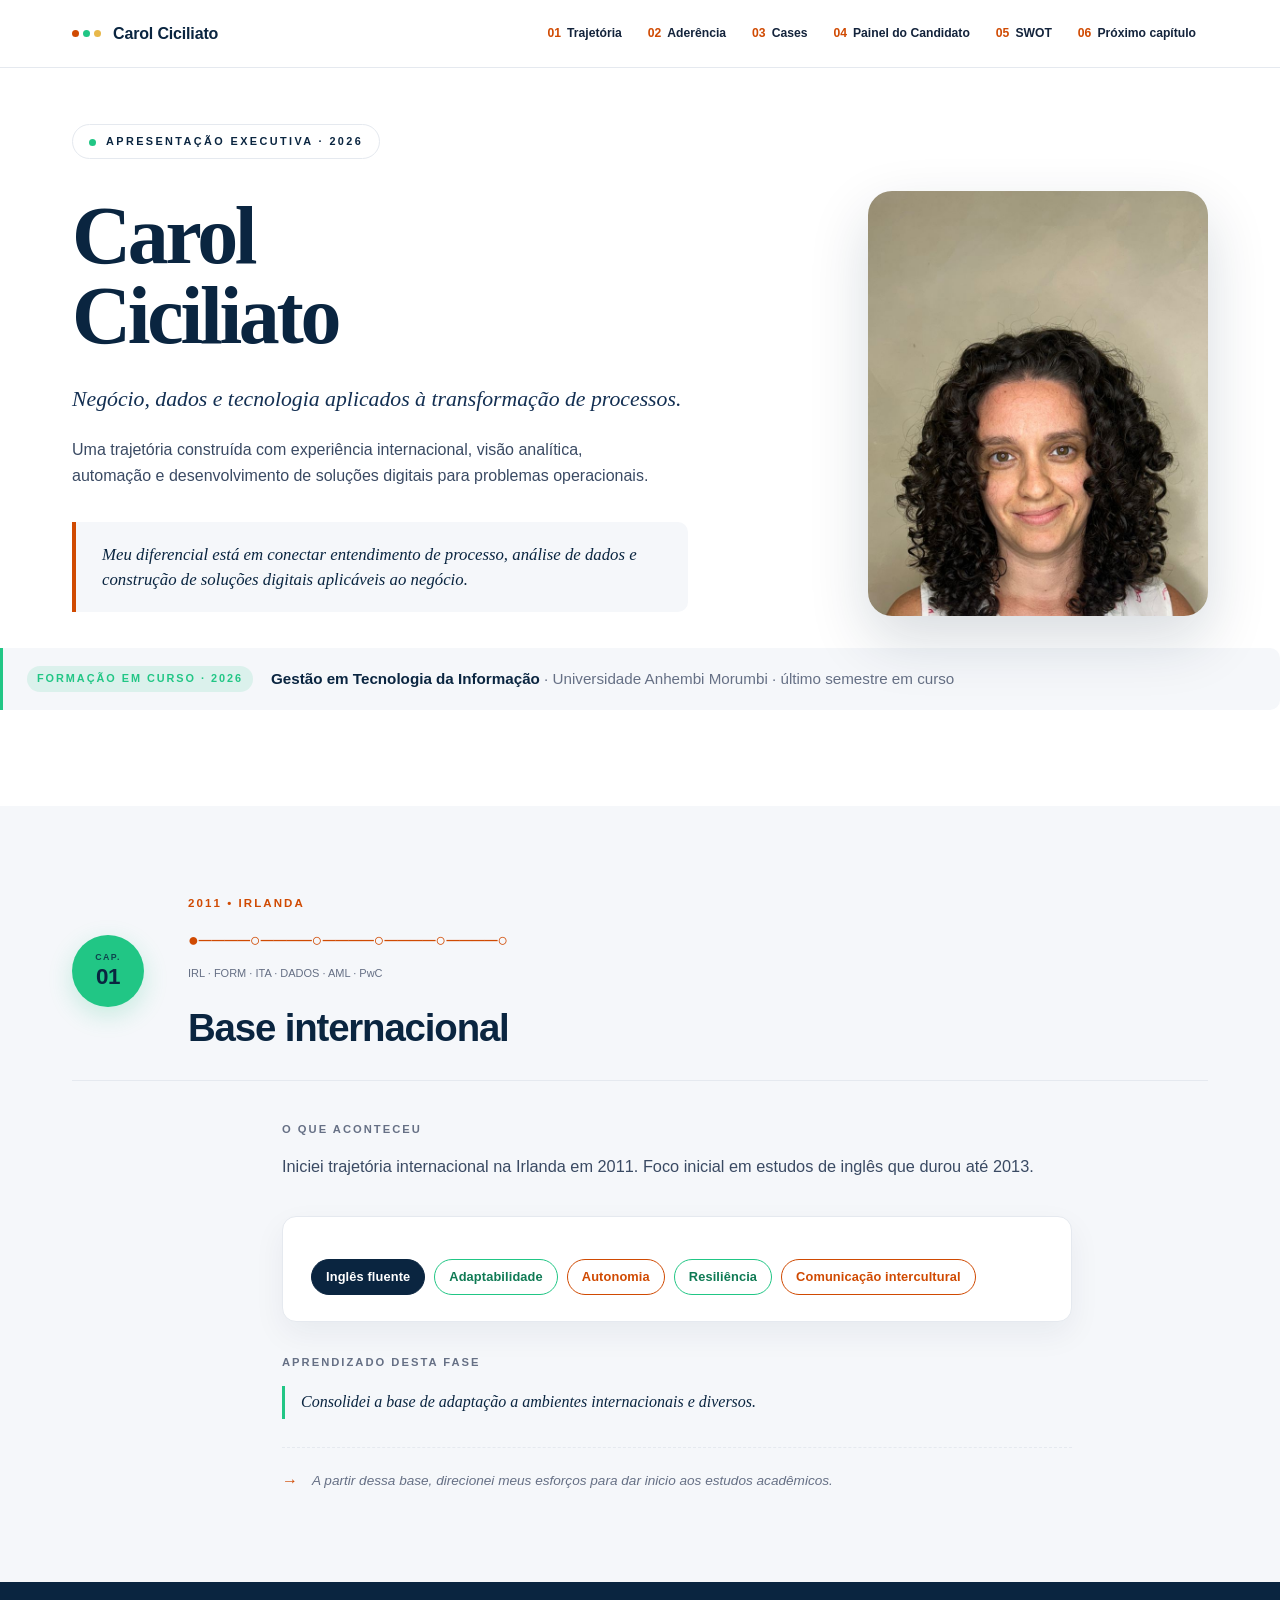
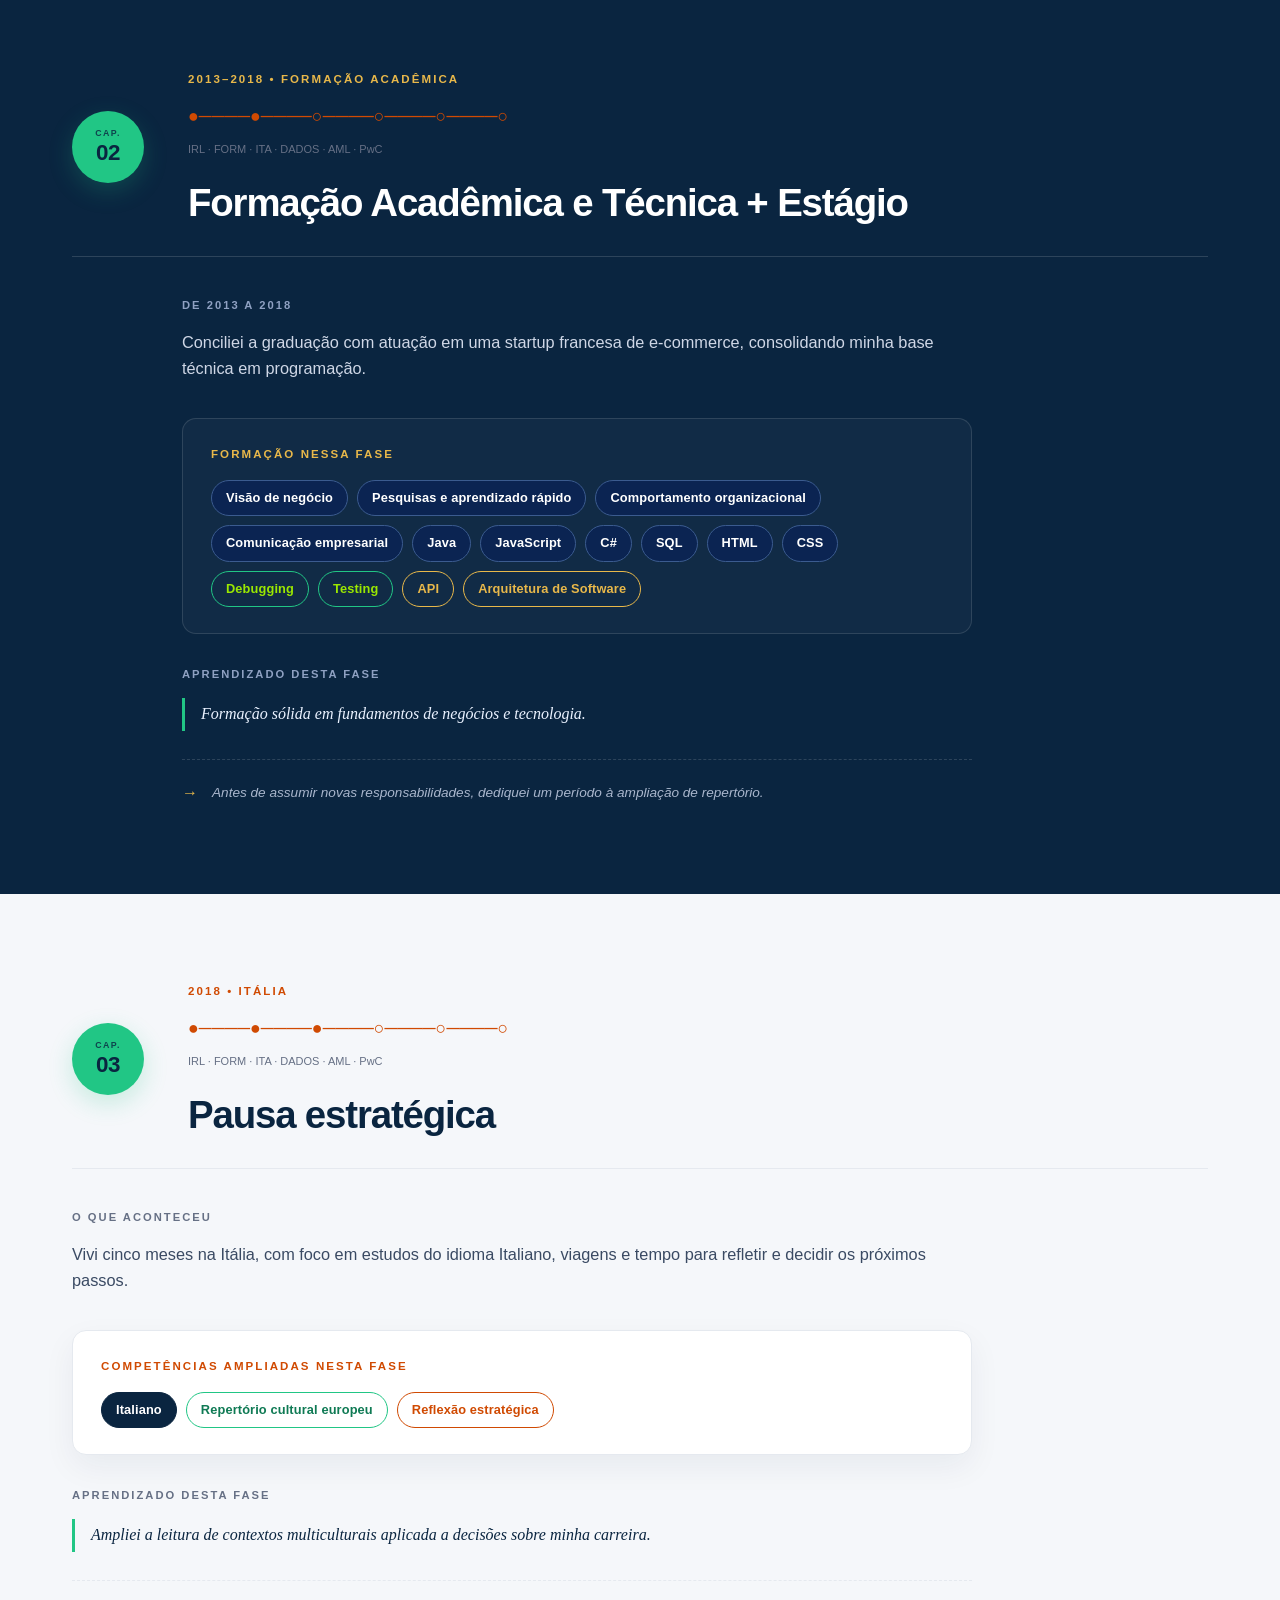
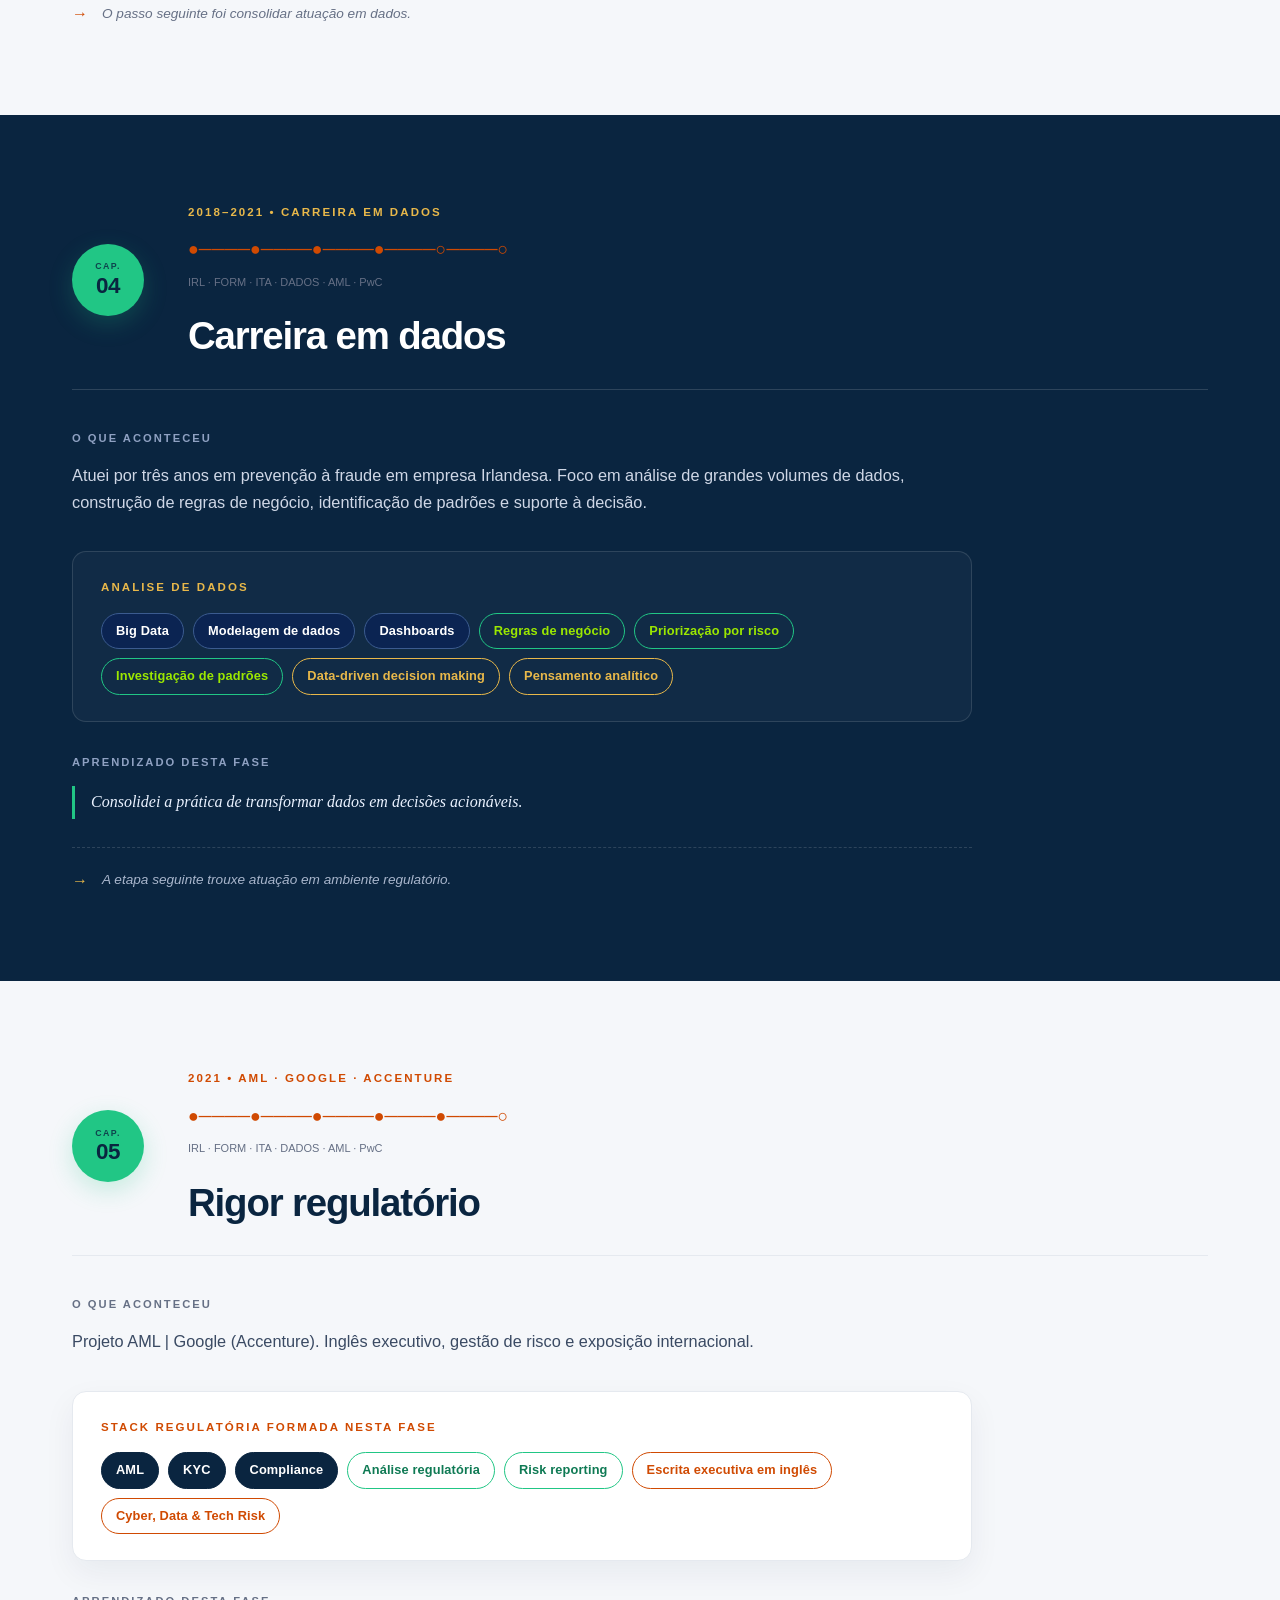
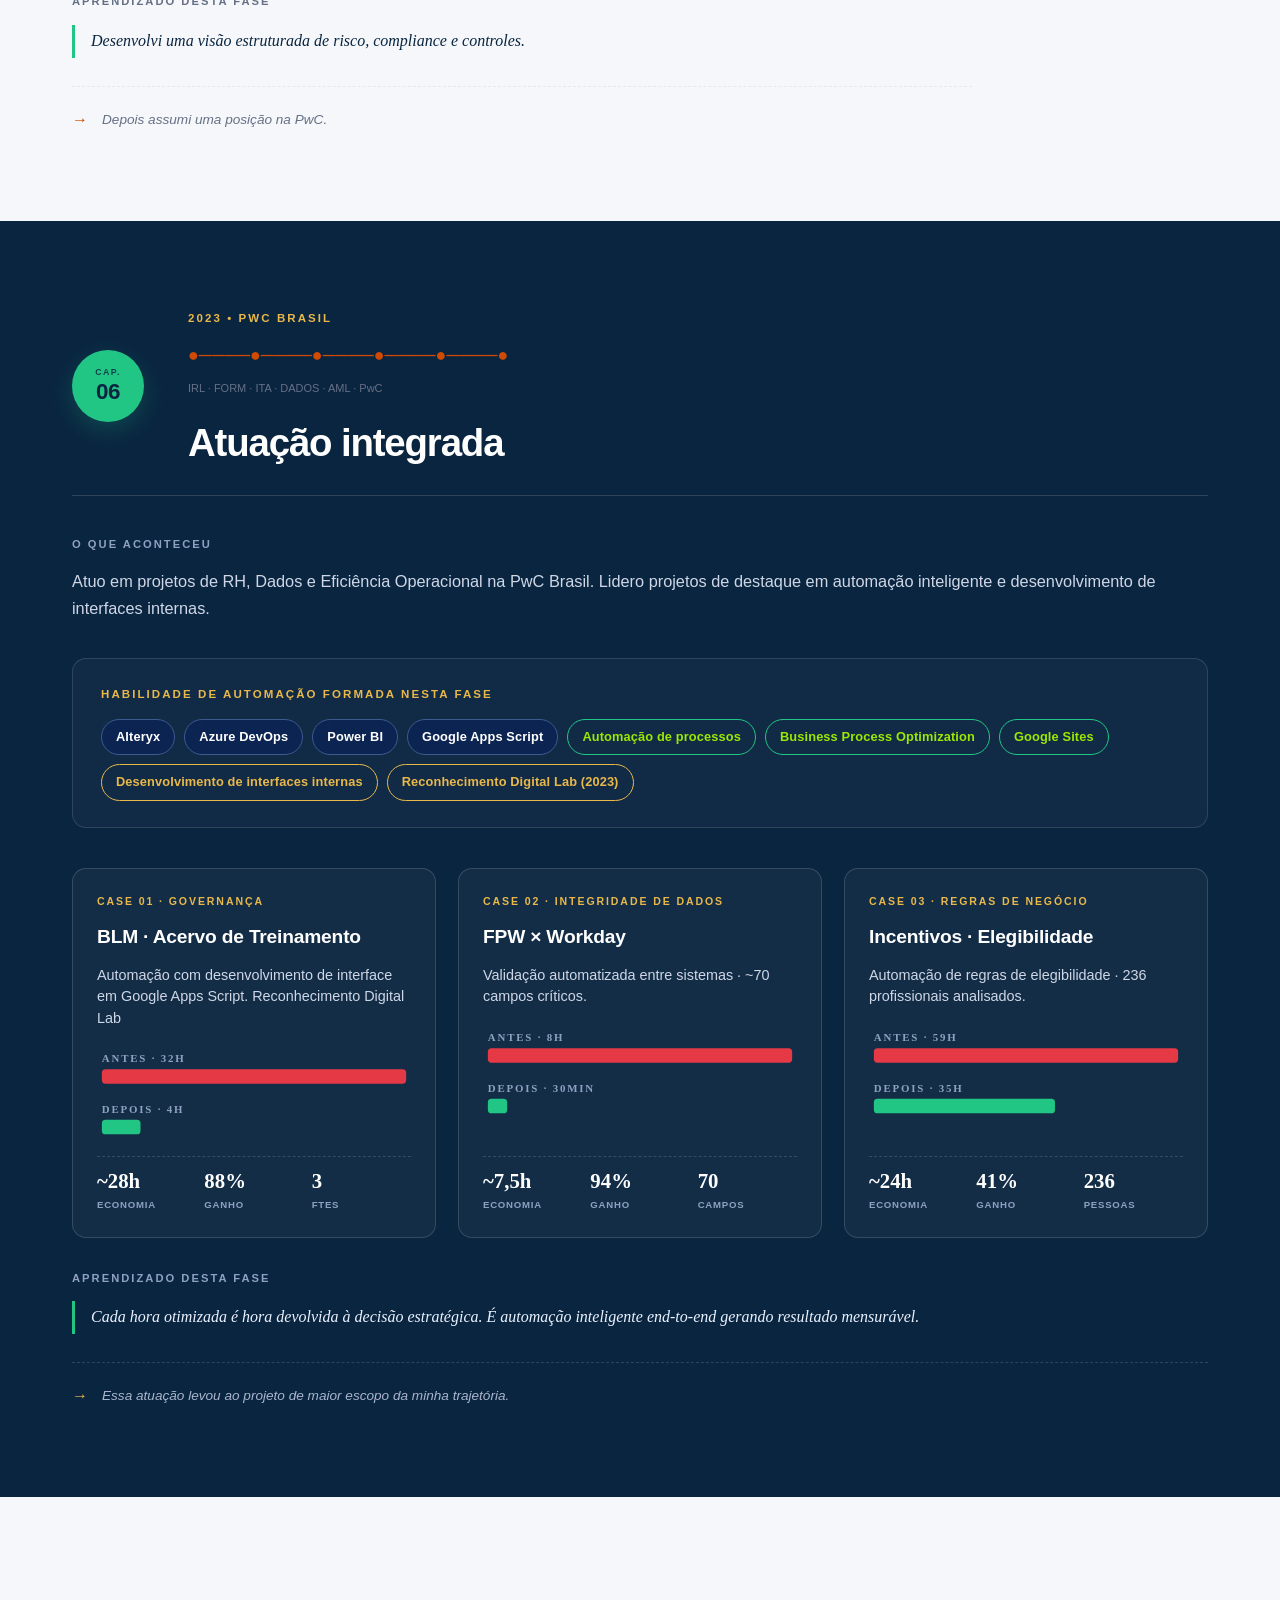
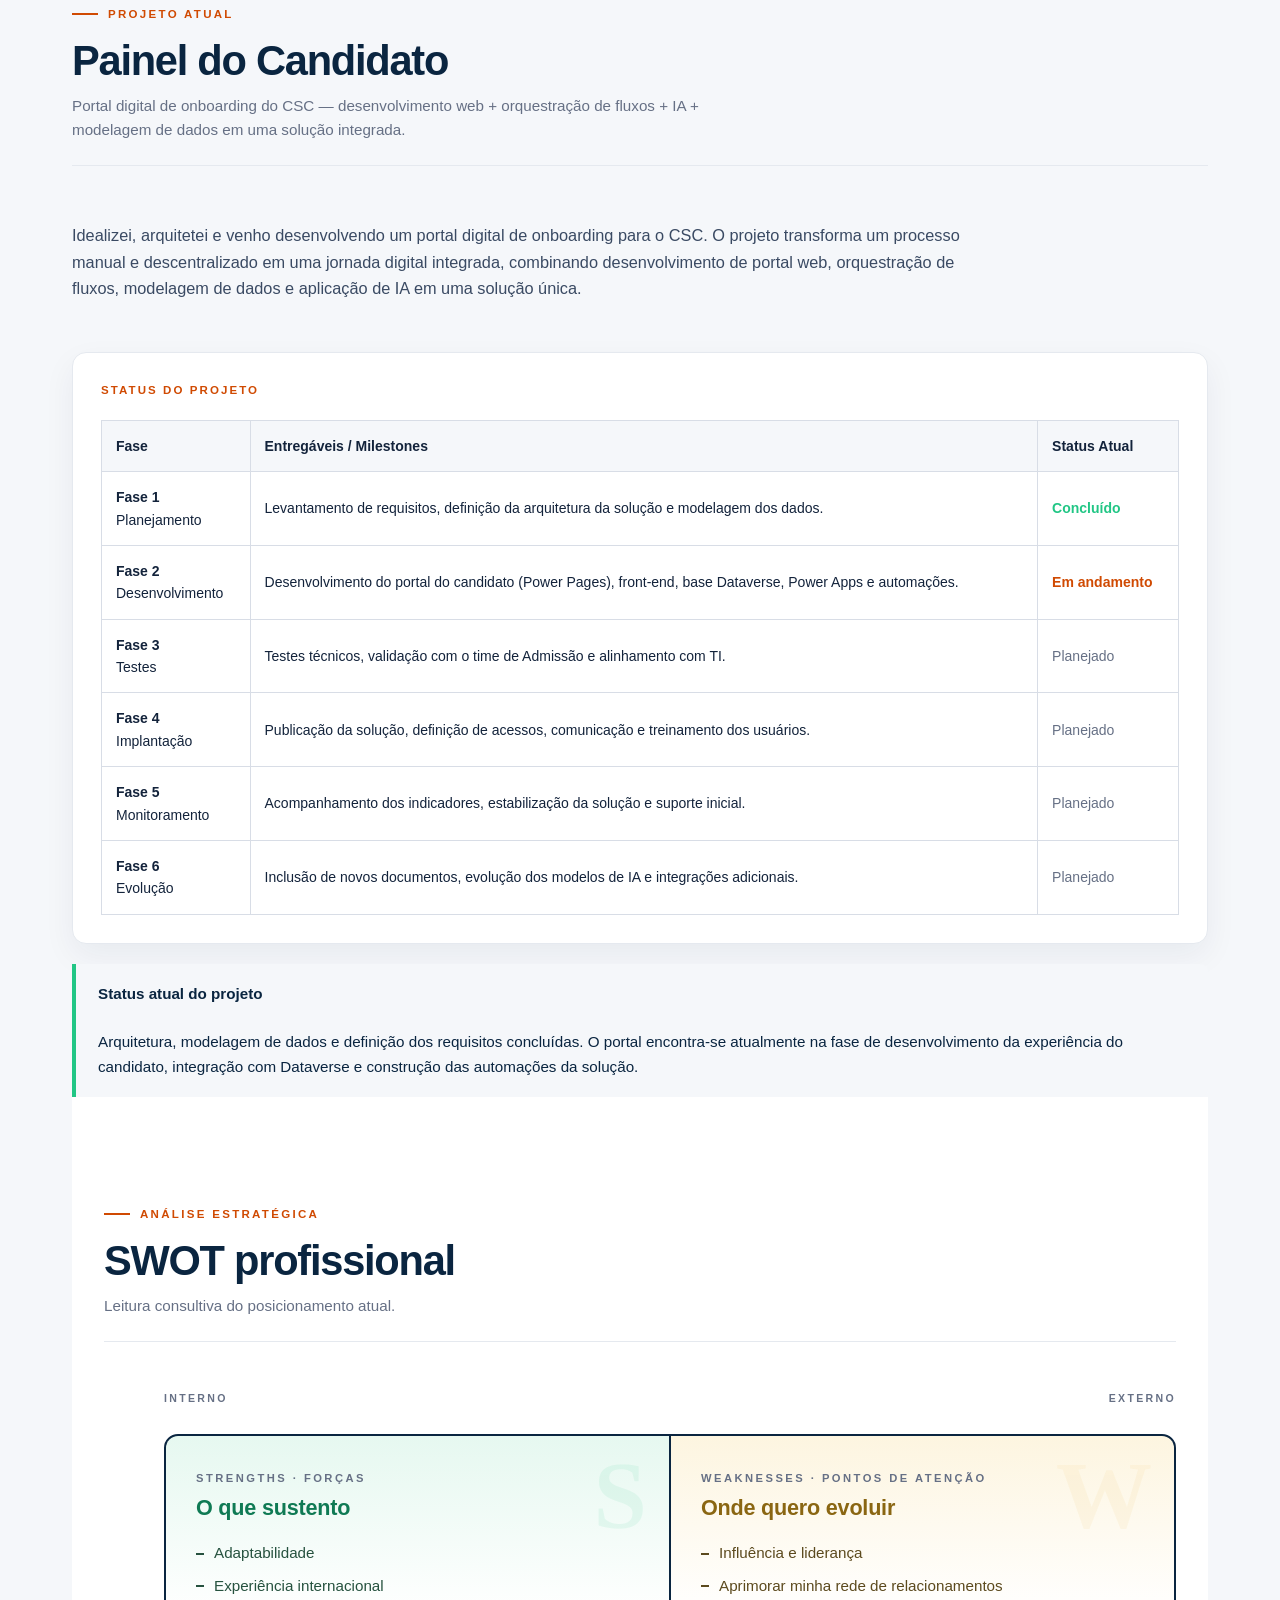
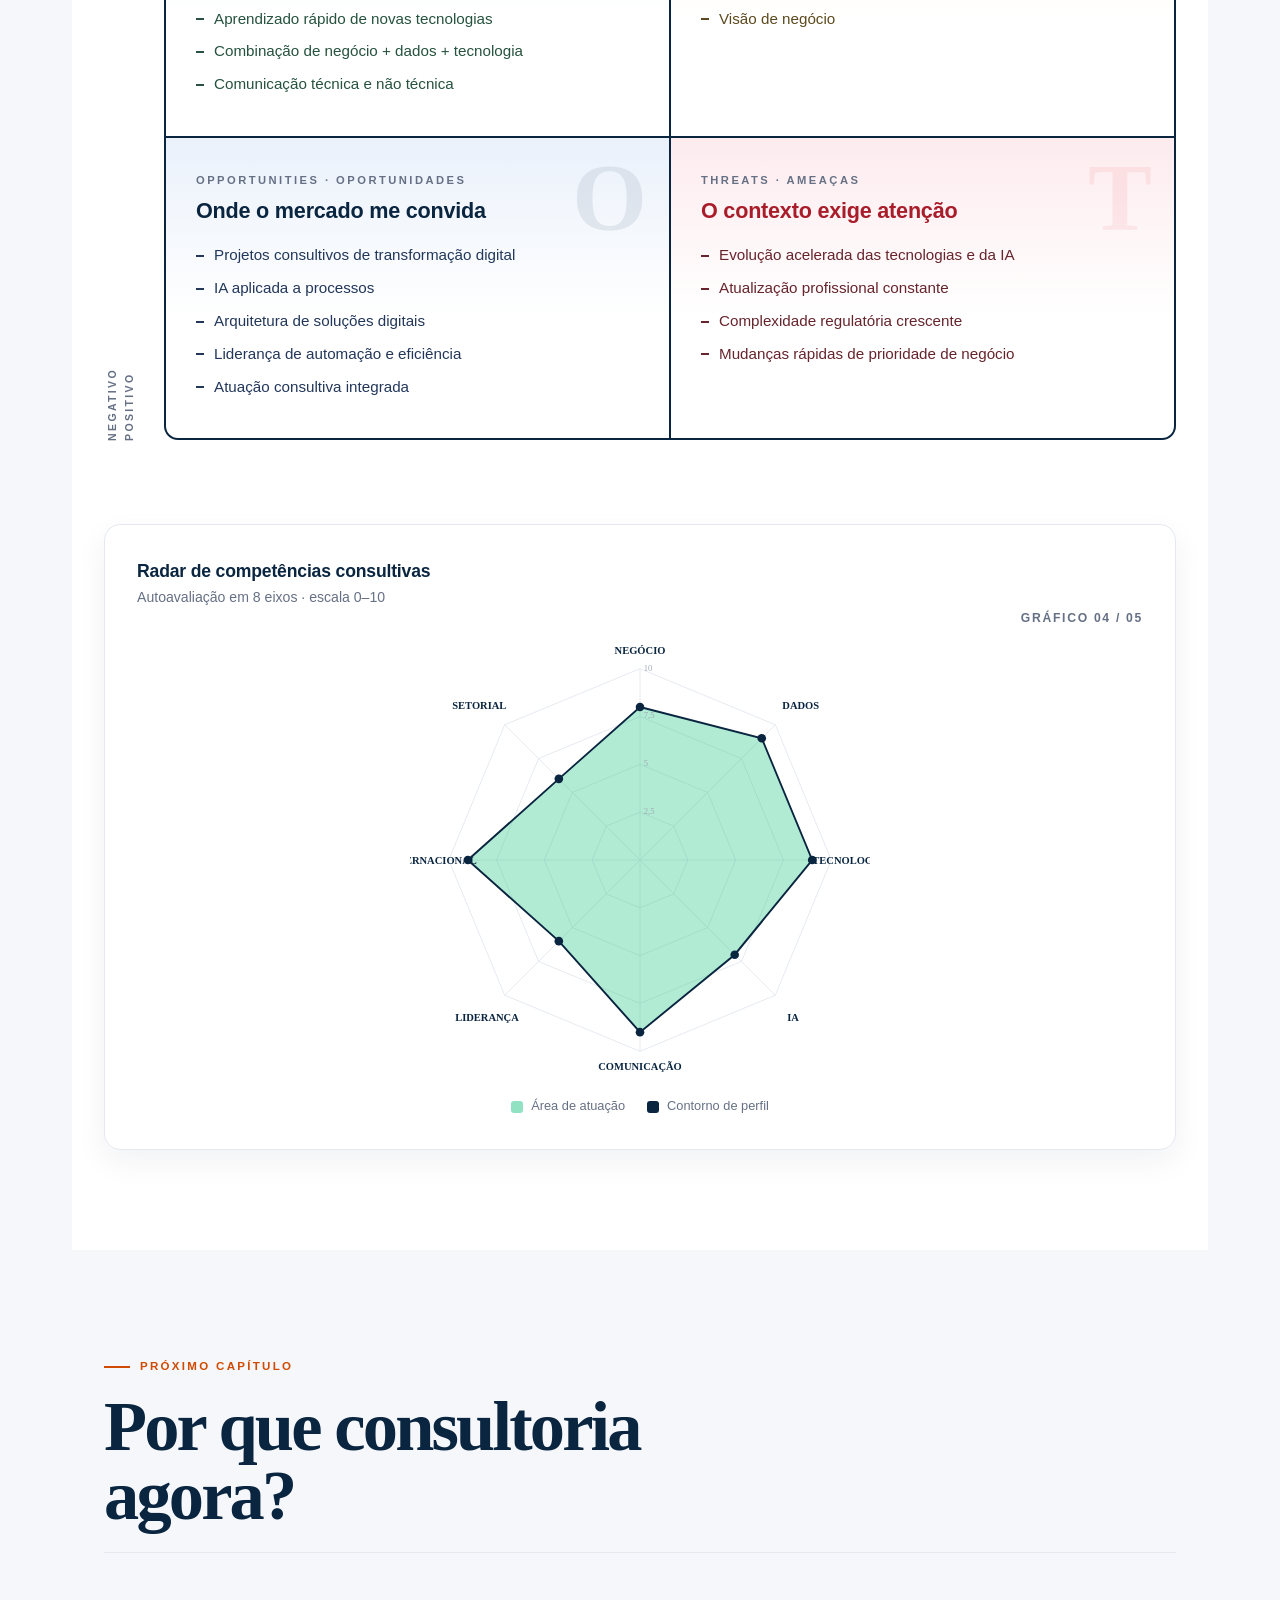
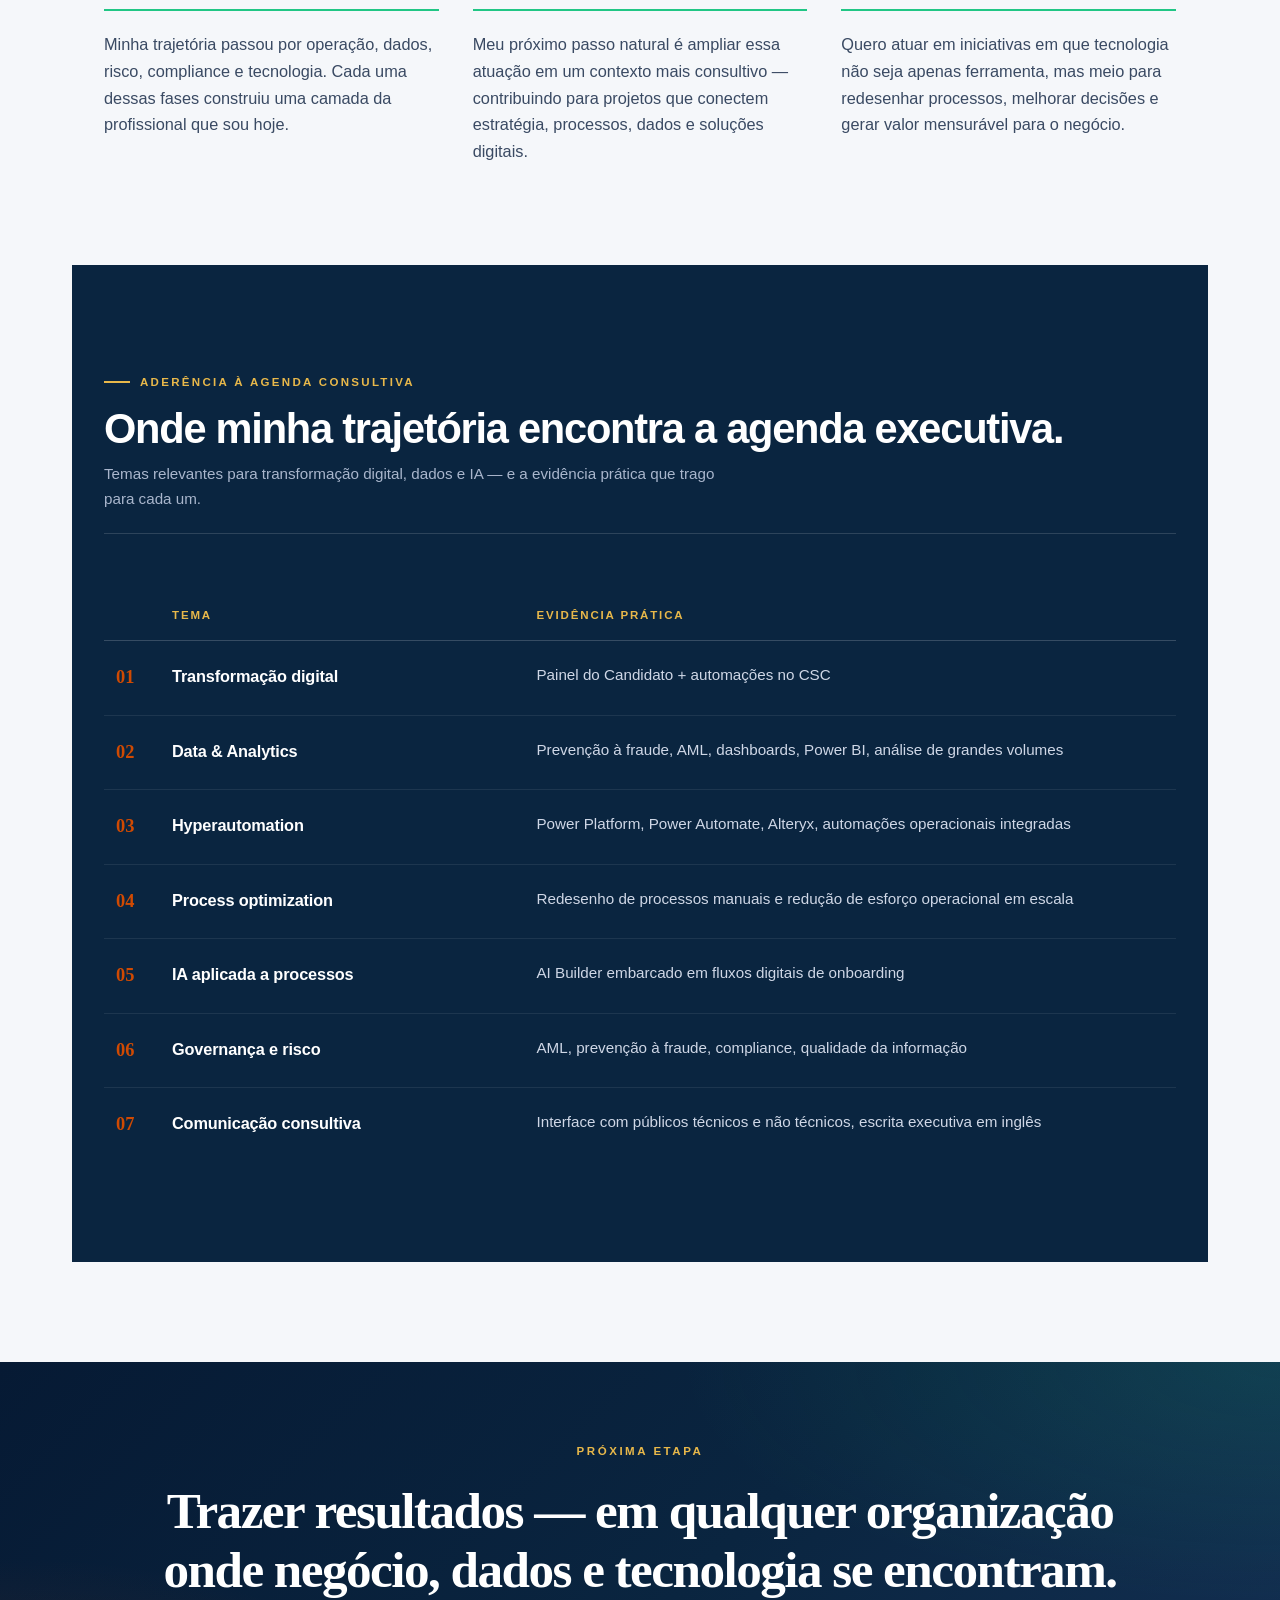
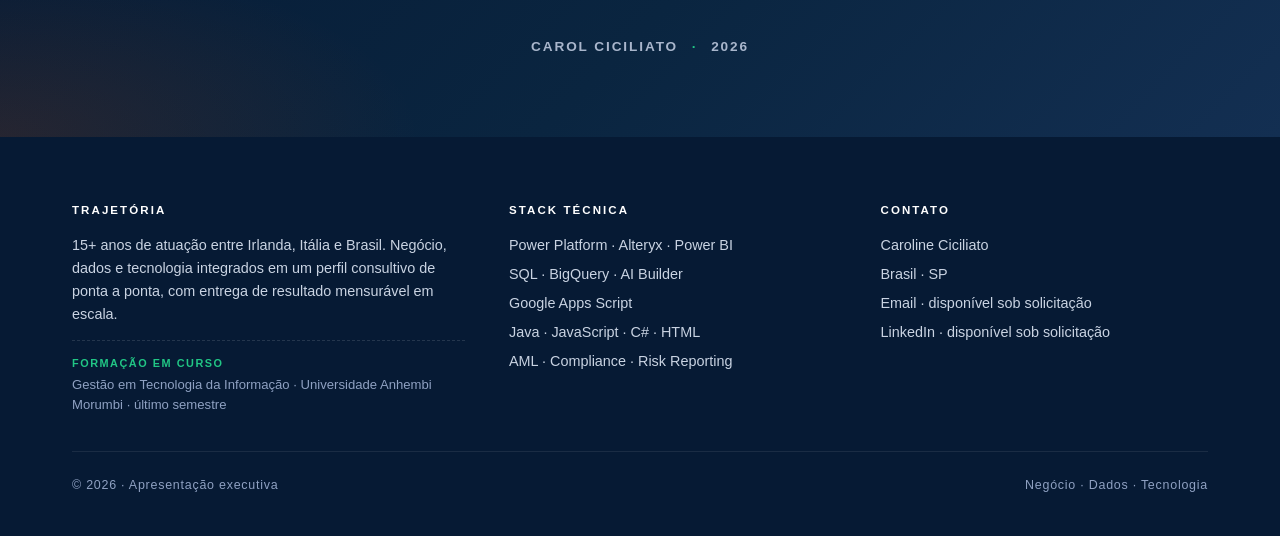
<file: Carol Ciciliato Apresentação Executiva.html>
<!DOCTYPE html>
<!-- saved from url=(0105)file:///C:/Users/cciciliato001/OneDrive%20-%20PwC/back%20uo%2016.09.26/Carol_Ciciliato_Apresentacao_.html -->
<html lang="pt-BR"><head><meta http-equiv="Content-Type" content="text/html; charset=UTF-8">

<meta name="viewport" content="width=device-width, initial-scale=1.0">
<title>Carol Ciciliato  Apresentação Executiva</title>
<style>
:root{
  --navy:#0A2540;--navy-deep:#061a34;--navy-soft:#132f52;--ink:#13233b;
  --coral:#D04A02;--green:#21C685;--red:#E63946;--gold:#E8B84A;
  --line:#E5E9EF;--fog:#F5F7FA;--white:#FFFFFF;--muted:#667085;
  --shadow:0 12px 32px rgba(10,37,64,.06);
  --shadow-lg:0 24px 60px rgba(10,37,64,.10);
}
*{box-sizing:border-box;margin:0;padding:0}
html{scroll-behavior:smooth}
body{font-family:Inter,"Segoe UI",-apple-system,BlinkMacSystemFont,sans-serif;color:var(--ink);background:var(--white);line-height:1.6;-webkit-font-smoothing:antialiased}
.container{max-width:1200px;margin-inline:auto;padding:0 32px}
section{padding:100px 0}
img{max-width:100%;display:block}

header.top{position:sticky;top:0;z-index:80;height:68px;background:rgba(255,255,255,.9);backdrop-filter:saturate(160%) blur(14px);-webkit-backdrop-filter:saturate(160%) blur(14px);border-bottom:1px solid var(--line)}
header.top .inner{height:100%;display:flex;align-items:center;justify-content:space-between;gap:24px;max-width:1200px;margin-inline:auto;padding:0 32px}
.brand{display:flex;align-items:center;gap:12px;font-weight:800;letter-spacing:-.01em;color:var(--navy);font-size:1rem}
.brand-dots{display:inline-flex;gap:4px}
.brand-dots i{width:7px;height:7px;border-radius:50%;display:inline-block}
.brand-dots i:nth-child(1){background:var(--coral)}
.brand-dots i:nth-child(2){background:var(--green)}
.brand-dots i:nth-child(3){background:var(--gold)}
nav.menu{display:flex;gap:2px;flex-wrap:wrap}
nav.menu a{text-decoration:none;color:var(--ink);font-size:.76rem;font-weight:600;padding:8px 12px;border-radius:999px;transition:background .18s ease, color .18s ease}
nav.menu a:hover{background:var(--navy);color:#fff}
nav.menu a .num{color:var(--coral);font-weight:800;margin-right:6px}
nav.menu a:hover .num{color:var(--gold)}
@media(max-width:1080px){nav.menu{display:none}}

h1.hero-title{font-family:"Playfair Display",Georgia,serif;font-size:clamp(3.4rem,6.4vw,5.5rem);font-weight:700;letter-spacing:-.04em;color:var(--navy);line-height:.98}
h2.section-title{font-size:clamp(1.9rem,3.5vw,2.6rem);font-weight:750;letter-spacing:-.03em;color:var(--navy);line-height:1.08}
.section-dark h2.section-title{color:#fff}
h3{font-size:1.25rem;font-weight:700;letter-spacing:-.01em;color:var(--navy)}
.eyebrow{text-transform:uppercase;letter-spacing:.18em;font-size:.72rem;font-weight:800;color:var(--muted)}

.section-head{display:flex;align-items:flex-end;justify-content:space-between;gap:32px;margin-bottom:56px;padding-bottom:22px;border-bottom:1px solid var(--line)}
.section-dark .section-head{border-bottom-color:rgba(255,255,255,.14)}
.section-head .left{flex:1;min-width:0}
.section-head .kicker{display:inline-flex;align-items:center;gap:10px;color:var(--coral);text-transform:uppercase;letter-spacing:.2em;font-size:.72rem;font-weight:800;margin-bottom:16px}
.section-dark .section-head .kicker{color:var(--gold)}
.section-head .kicker::before{content:"";width:26px;height:2px;background:currentColor;display:inline-block}
.section-head .sub{margin-top:10px;color:var(--muted);font-size:.95rem;max-width:640px}
.section-dark .section-head .sub{color:#a9b6cc}

section.hero{padding:56px 0 96px;background:#fff}
.hero-eyebrow{display:inline-block;padding:8px 16px;border:1px solid var(--line);border-radius:999px;text-transform:uppercase;letter-spacing:.22em;font-size:.68rem;font-weight:700;color:var(--navy);margin-bottom:32px}
.hero-eyebrow .dot{display:inline-block;width:7px;height:7px;border-radius:50%;background:var(--green);margin-right:10px;vertical-align:middle}
.hero-grid{display:grid;grid-template-columns:1.35fr 1fr;gap:64px;align-items:center}
@media(max-width:900px){.hero-grid{grid-template-columns:1fr;gap:44px}}
.hero-sub{font-family:"Playfair Display",Georgia,serif;font-style:italic;font-size:clamp(1.15rem,1.7vw,1.45rem);color:var(--navy-soft);margin-top:28px;max-width:620px;line-height:1.4}
.hero-copy{margin-top:22px;color:#3a4a63;font-size:1rem;line-height:1.65;max-width:580px}
.hero-quote{margin-top:32px;padding:20px 26px;border-left:4px solid var(--coral);background:var(--fog);border-radius:0 10px 10px 0;font-family:"Playfair Display",Georgia,serif;font-style:italic;font-size:1.05rem;color:var(--navy);line-height:1.5;max-width:640px}
.hero-photo{width:min(340px,100%);aspect-ratio:4/5;border-radius:24px;overflow:hidden;box-shadow:0 24px 60px rgba(10,37,64,.16);background:var(--fog);position:relative;margin-left:auto}
.hero-photo img{width:100%;height:100%;object-fit:cover;object-position:50% 15%;transform:scale(1.65);transform-origin:50% 12%}

section.pilares{background:var(--fog)}
.pilares-grid{display:grid;grid-template-columns:repeat(4,1fr);gap:36px}
@media(max-width:900px){.pilares-grid{grid-template-columns:repeat(2,1fr);gap:28px}}
@media(max-width:520px){.pilares-grid{grid-template-columns:1fr}}
.pilar{padding-top:16px;border-top:2px solid}
.pilar.p1{border-color:var(--navy)}
.pilar.p2{border-color:var(--green)}
.pilar.p3{border-color:var(--coral)}
.pilar.p4{border-color:var(--gold)}
.pilar .n{font-family:"Playfair Display",serif;font-size:2rem;font-weight:700;color:var(--navy);line-height:1;margin-bottom:12px}
.pilar .t{text-transform:uppercase;letter-spacing:.16em;font-size:.78rem;font-weight:800;color:var(--navy);margin-bottom:12px}
.pilar .d{color:#3a4a63;font-size:.95rem;line-height:1.55}

section.jornada{background:#fff}
.kpi-row{display:grid;grid-template-columns:repeat(4,1fr);gap:32px;margin-bottom:64px}
@media(max-width:820px){.kpi-row{grid-template-columns:repeat(2,1fr);gap:24px}}
.kpi .num{font-family:"Playfair Display",Georgia,serif;font-size:clamp(2.3rem,3.8vw,3rem);font-weight:700;letter-spacing:-.03em;color:var(--navy);line-height:1}
.kpi .num .plus{color:var(--coral)}
.kpi .lbl{text-transform:uppercase;letter-spacing:.14em;font-size:.7rem;font-weight:700;color:var(--muted);margin-top:10px}
.kpi .desc{margin-top:6px;font-size:.9rem;color:#3a4a63;line-height:1.4}
.timeline-wrap{overflow-x:auto;padding-bottom:8px}
.timeline-svg{min-width:1080px;width:100%;height:auto;display:block}

/* Nota editorial · formação em curso */
.edu-note{
  margin-top:32px;
  padding:18px 24px;
  border-left:3px solid var(--green);
  background:var(--fog);
  border-radius:0 10px 10px 0;
  display:flex;
  align-items:center;
  gap:18px;
  flex-wrap:wrap;
}
.edu-note .edu-tag{
  text-transform:uppercase;
  letter-spacing:.18em;
  font-size:.68rem;
  font-weight:800;
  color:var(--green);
  background:rgba(33,198,133,.12);
  padding:4px 10px;
  border-radius:999px;
  white-space:nowrap;
}
.edu-note .edu-txt{
  font-size:.95rem;
  color:var(--navy);
  font-weight:600;
  line-height:1.5;
}
.edu-note .edu-txt em{color:var(--muted);font-style:normal;font-weight:500}

section.chapter{padding:88px 0}
section.chapter.dark{background:var(--navy);color:#e9eef7}
section.chapter.fog{background:var(--fog)}
.ch-head{display:grid;grid-template-columns:88px 1fr;gap:28px;align-items:center;padding-bottom:32px;margin-bottom:40px;border-bottom:1px solid var(--line)}
section.chapter.dark .ch-head{border-bottom-color:rgba(255,255,255,.14)}
.ch-badge{width:72px;height:72px;border-radius:50%;background:var(--green);color:var(--navy);display:flex;flex-direction:column;align-items:center;justify-content:center;line-height:1;box-shadow:0 8px 24px rgba(33,198,133,.22)}
.ch-badge .cap{font-size:.55rem;letter-spacing:.16em;font-weight:800;opacity:.8;margin-bottom:4px}
.ch-badge .n{font-size:1.4rem;font-weight:800;letter-spacing:-.02em}
.ch-eyebrow{text-transform:uppercase;letter-spacing:.18em;font-size:.72rem;font-weight:800;color:var(--coral)}
section.chapter.dark .ch-eyebrow{color:var(--gold)}
.ch-title{margin-top:10px;font-size:clamp(1.9rem,3.6vw,2.4rem);font-weight:750;letter-spacing:-.03em;color:var(--navy);line-height:1.05}
section.chapter.dark .ch-title{color:#fff}

.ch-body{max-width:900px}
.ch-body .lbl{text-transform:uppercase;letter-spacing:.18em;font-size:.7rem;font-weight:800;color:var(--muted);margin-bottom:14px;margin-top:32px}
section.chapter.dark .ch-body .lbl{color:#8fa1c2}
.ch-body p.aconteceu{font-size:1.02rem;color:#3a4a63;line-height:1.65}
section.chapter.dark .ch-body p.aconteceu{color:#cfd7e6}
.ch-body .quote{border-left:3px solid var(--green);padding:4px 0 4px 16px;font-style:italic;color:var(--navy);font-size:1rem;line-height:1.55;font-family:"Playfair Display",Georgia,serif}
section.chapter.dark .ch-body .quote{color:#eaf2ff}
.bridge{padding:20px 0 0;margin-top:28px;border-top:1px dashed var(--line);display:flex;align-items:center;gap:14px;color:var(--muted);font-size:.85rem;font-style:italic}
section.chapter.dark .bridge{border-top-color:rgba(255,255,255,.14);color:#a9b6cc}
.bridge::before{content:"→";color:var(--coral);font-style:normal;font-weight:800;font-size:1rem}
section.chapter.dark .bridge::before{color:var(--gold)}

.chips-block{margin-top:8px;padding:26px 28px;border-radius:14px}
.chips-block.light{background:#fff;border:1px solid var(--line);box-shadow:var(--shadow)}
.chips-block.dark{background:rgba(255,255,255,.03);border:1px solid rgba(255,255,255,.12)}
.chips-block .lbl-head{text-transform:uppercase;letter-spacing:.18em;font-size:.72rem;font-weight:800;margin-bottom:16px}
.chips-block.light .lbl-head{color:var(--coral)}
.chips-block.dark .lbl-head{color:var(--gold)}
.chips{display:flex;flex-wrap:wrap;gap:9px}
.chip{padding:7px 14px;border-radius:999px;font-size:.8rem;font-weight:700;letter-spacing:.01em;border:1.5px solid;transition:transform .15s ease}
.chip:hover{transform:translateY(-1px)}
.chips-block.light .chip.nv{background:var(--navy);color:#fff;border-color:var(--navy)}
.chips-block.light .chip.gr{background:transparent;color:#0f7a54;border-color:var(--green)}
.chips-block.light .chip.co{background:transparent;color:var(--coral);border-color:var(--coral)}
.chips-block.dark .chip.nv{background:#0b2452;color:#fff;border-color:#3b5b8f}
.chips-block.dark .chip.gr{background:transparent;color:#9BE800;border-color:var(--green)}
.chips-block.dark .chip.co{background:transparent;color:#E8B84A;border-color:var(--gold)}

.cases-grid{display:grid;grid-template-columns:repeat(3,1fr);gap:22px;margin-top:40px}
@media(max-width:960px){.cases-grid{grid-template-columns:1fr}}
.case-card{border:1px solid rgba(255,255,255,.14);border-radius:14px;padding:24px;background:rgba(255,255,255,.04);display:flex;flex-direction:column;gap:12px}
.case-card .cat{text-transform:uppercase;letter-spacing:.18em;font-size:.66rem;font-weight:800;color:var(--gold)}
.case-card h3{font-size:1.2rem;color:#fff}
.case-card .desc{color:#cfd7e6;font-size:.9rem;line-height:1.5}
.case-metrics{display:grid;grid-template-columns:1fr 1fr 1fr;gap:8px;margin-top:auto;padding-top:14px;border-top:1px dashed rgba(255,255,255,.14)}
.case-metrics .m .v{font-family:"Playfair Display",serif;font-weight:700;font-size:1.3rem;color:#fff;line-height:1}
.case-metrics .m .l{text-transform:uppercase;letter-spacing:.08em;font-size:.6rem;font-weight:700;color:#8fa1c2;margin-top:5px}

.exec-table-wrap{margin-top:40px;padding:30px;border:1px solid rgba(255,255,255,.14);border-radius:14px;background:rgba(255,255,255,.03)}
.exec-table-wrap .head{display:flex;justify-content:space-between;align-items:flex-end;gap:16px;margin-bottom:18px;flex-wrap:wrap}
.exec-table-wrap h3{color:#fff;font-size:1.05rem}
.exec-table-wrap .sub{color:#a9b6cc;font-size:.86rem;margin-top:4px}
.exec-table-wrap .side{font-size:.74rem;color:#a9b6cc;text-transform:uppercase;letter-spacing:.14em;font-weight:700}
.exec-table{width:100%;border-collapse:collapse;font-family:Inter,sans-serif}
.exec-table thead th{text-align:left;font-size:.7rem;letter-spacing:.16em;text-transform:uppercase;color:#8fa1c2;border-bottom:1px solid rgba(255,255,255,.14);padding:14px 12px;font-weight:800}
.exec-table tbody td{padding:14px 12px;font-size:.94rem;color:#e9eef7;border-bottom:1px solid rgba(255,255,255,.08)}
.exec-table tbody tr:last-child td{border-bottom:none}
.exec-table .cn{font-weight:700;color:#fff}
.exec-table .bl{color:#ff5e6b;font-weight:700;text-align:right}
.exec-table .rs{color:#4bdba1;font-weight:700;text-align:right}
.exec-table .rd{font-family:"Playfair Display",serif;font-size:1.1rem;font-weight:700;color:var(--gold);text-align:right}
.exec-agg{margin-top:18px;padding:18px 20px;background:rgba(232,184,74,.1);border:1px solid rgba(232,184,74,.28);border-radius:10px;color:#e9eef7;font-size:.95rem;font-weight:600}
.exec-agg strong{color:var(--gold);font-family:"Playfair Display",serif;font-weight:700}

section.painel{background:var(--fog)}
.painel-narr{max-width:900px;color:#3a4a63;font-size:1.02rem;line-height:1.65}
.blueprint{background:#fff;border:1px solid var(--line);border-radius:14px;padding:28px;box-shadow:var(--shadow);margin-top:40px}
.bp-head{margin-bottom:20px}
.bp-head .lbl-head{text-transform:uppercase;letter-spacing:.18em;font-size:.72rem;font-weight:800;color:var(--coral)}
.bp-head h3{margin-top:6px;font-size:1.15rem}
.bp-head .sub{color:var(--muted);font-size:.88rem;margin-top:4px}
.bp-caption{margin-top:16px;font-size:.82rem;color:var(--muted);font-style:italic;line-height:1.5;text-align:center;padding-top:14px;border-top:1px dashed var(--line)}

.arch-frame{background:#fff;border:1px solid var(--line);border-radius:14px;padding:22px;box-shadow:var(--shadow);margin-top:32px}
.arch-frame img{border-radius:8px}
.arch-caption{margin-top:14px;font-size:.82rem;color:var(--muted);font-style:italic;line-height:1.5}

section.aderencia{background:var(--navy);color:#e9eef7}
.aderencia-tbl{width:100%;border-collapse:collapse;font-family:Inter,sans-serif;margin-top:8px}
.aderencia-tbl thead th{text-align:left;font-size:.72rem;letter-spacing:.16em;text-transform:uppercase;color:var(--gold);border-bottom:1px solid rgba(255,255,255,.18);padding:16px 12px;font-weight:800}
.aderencia-tbl tbody td{padding:22px 12px;border-bottom:1px solid rgba(255,255,255,.08);vertical-align:top}
.aderencia-tbl tbody tr:last-child td{border-bottom:none}
.aderencia-tbl .num{color:var(--coral);font-family:"Playfair Display",serif;font-weight:700;font-size:1.15rem;width:56px}
.aderencia-tbl .tema{font-weight:800;color:#fff;font-size:1.02rem;letter-spacing:-.01em;width:34%}
.aderencia-tbl .evid{color:#cfd7e6;font-size:.95rem;line-height:1.55}

section.swot{background:#fff}
.swot-wrap{position:relative;margin-top:16px}
.swot-axes{position:relative;padding:36px 0 36px 60px}
.swot-axis-x{position:absolute;top:-8px;left:60px;right:0;display:flex;justify-content:space-between;text-transform:uppercase;letter-spacing:.22em;font-size:.66rem;font-weight:800;color:var(--muted)}
.swot-axis-y{position:absolute;left:0;top:36px;bottom:36px;display:flex;flex-direction:column;justify-content:space-between;writing-mode:vertical-rl;transform:rotate(180deg);text-transform:uppercase;letter-spacing:.22em;font-size:.66rem;font-weight:800;color:var(--muted)}
.swot-grid{display:grid;grid-template-columns:1fr 1fr;grid-template-rows:1fr 1fr;gap:2px;background:var(--navy);border:2px solid var(--navy);border-radius:14px;overflow:hidden}
.q{position:relative;padding:34px 30px 30px;min-height:280px;background:#fff}
.q .wm{position:absolute;top:12px;right:22px;font-family:"Playfair Display",serif;font-size:6rem;font-weight:700;line-height:1;opacity:.08;user-select:none}
.q .qtag{text-transform:uppercase;letter-spacing:.22em;font-size:.7rem;font-weight:800;color:var(--muted);margin-bottom:4px}
.q h3.qtitle{font-size:1.35rem;margin-bottom:16px;letter-spacing:-.01em}
.q ul{list-style:none}
.q ul li{position:relative;padding-left:18px;margin-bottom:10px;font-size:.95rem;line-height:1.5;color:#3a4a63}
.q ul li::before{content:"";position:absolute;left:0;top:.7em;width:8px;height:2px;background:currentColor}
.q.s{background:linear-gradient(180deg,#e6f8f0 0%,#fff 60%)}
.q.s .wm{color:var(--green)} .q.s h3.qtitle{color:#0f7a54} .q.s ul li{color:#26523f}
.q.w{background:linear-gradient(180deg,#fdf5e0 0%,#fff 60%)}
.q.w .wm{color:var(--gold)} .q.w h3.qtitle{color:#8a6612} .q.w ul li{color:#5c4a1e}
.q.o{background:linear-gradient(180deg,#eaf1fb 0%,#fff 60%)}
.q.o .wm{color:var(--navy)} .q.o h3.qtitle{color:var(--navy)} .q.o ul li{color:#22375a}
.q.t{background:linear-gradient(180deg,#fdebee 0%,#fff 60%)}
.q.t .wm{color:var(--red)} .q.t h3.qtitle{color:#a91d2b} .q.t ul li{color:#67242c}

.radar-panel{border:1px solid var(--line);border-radius:16px;background:#fff;padding:32px;box-shadow:var(--shadow);margin-top:48px}
.radar-panel .head{display:flex;justify-content:space-between;align-items:flex-end;gap:16px;margin-bottom:12px;flex-wrap:wrap}
.radar-panel h3{font-size:1.1rem}
.radar-panel .sub{color:var(--muted);font-size:.88rem;margin-bottom:20px}
.radar-panel .side{font-size:.76rem;color:var(--muted);text-transform:uppercase;letter-spacing:.14em;font-weight:700}
.chart-legend{display:flex;gap:22px;margin-top:16px;font-size:.8rem;color:var(--muted);justify-content:center}
.chart-legend .sw{display:inline-block;width:12px;height:12px;border-radius:3px;margin-right:8px;vertical-align:middle}

section.bizvalue{background:var(--navy);color:#e9eef7}
.bv-grid{display:grid;grid-template-columns:repeat(4,1fr);gap:36px;margin-top:8px}
@media(max-width:900px){.bv-grid{grid-template-columns:repeat(2,1fr)}}
@media(max-width:520px){.bv-grid{grid-template-columns:1fr}}
.bv{padding-top:20px;border-top:2px solid}
.bv:nth-child(1){border-color:var(--gold)}
.bv:nth-child(2){border-color:var(--green)}
.bv:nth-child(3){border-color:var(--coral)}
.bv:nth-child(4){border-color:#fff}
.bv .n{font-family:"Playfair Display",serif;font-size:2rem;font-weight:700;color:#fff;line-height:1;margin-bottom:10px}
.bv .t{text-transform:uppercase;letter-spacing:.16em;font-size:.78rem;font-weight:800;color:#fff;margin-bottom:10px}
.bv .d{color:#cfd7e6;font-size:.95rem;line-height:1.55}

section.closing{background:var(--fog)}
.closing-title{font-family:"Playfair Display",serif;font-size:clamp(2.6rem,5.5vw,4.4rem);font-weight:700;letter-spacing:-.04em;color:var(--navy);line-height:.98}
.closing-paragraphs{display:grid;grid-template-columns:repeat(3,1fr);gap:34px;margin-top:44px}
@media(max-width:820px){.closing-paragraphs{grid-template-columns:1fr}}
.closing-paragraphs p{font-size:1.02rem;color:#3a4a63;line-height:1.65;padding-top:20px;border-top:2px solid var(--green)}
.venn-wrap{margin-top:64px;display:flex;justify-content:center}

.pri-grid{display:grid;grid-template-columns:repeat(4,1fr);gap:36px;margin-top:24px}
@media(max-width:900px){.pri-grid{grid-template-columns:repeat(2,1fr)}}
@media(max-width:520px){.pri-grid{grid-template-columns:1fr}}
.pri{padding-top:20px;border-top:2px solid}
.pri:nth-child(1){border-color:var(--navy)}
.pri:nth-child(2){border-color:var(--green)}
.pri:nth-child(3){border-color:var(--coral)}
.pri:nth-child(4){border-color:var(--gold)}
.pri .n{font-family:"Playfair Display",serif;font-size:1.6rem;font-weight:700;color:var(--navy);line-height:1;margin-bottom:8px}
.pri .t{text-transform:uppercase;letter-spacing:.16em;font-size:.78rem;font-weight:800;color:var(--navy);margin-bottom:8px}
.pri .d{color:#3a4a63;font-size:.9rem;line-height:1.5}

section.cta-strip{background:linear-gradient(135deg,var(--navy-deep) 0%,var(--navy) 55%,var(--navy-soft) 100%);padding:80px 0;color:#fff;position:relative;overflow:hidden}
section.cta-strip::before{content:"";position:absolute;inset:0;background:radial-gradient(1000px 400px at 100% 0%,rgba(33,198,133,.14),transparent 60%),radial-gradient(700px 300px at 0% 100%,rgba(208,74,2,.15),transparent 60%);pointer-events:none}
.cta-strip .inner{position:relative;text-align:center}
.cta-strip .kicker{color:var(--gold);text-transform:uppercase;letter-spacing:.22em;font-size:.72rem;font-weight:800;margin-bottom:22px}
.cta-strip h2{font-family:"Playfair Display",serif;font-size:clamp(2rem,4vw,3.2rem);font-weight:700;letter-spacing:-.03em;line-height:1.15;max-width:960px;margin:0 auto;color:#fff}
.cta-strip .sig{margin-top:36px;font-size:.85rem;color:#a9b6cc;letter-spacing:.14em;text-transform:uppercase;font-weight:700}
.cta-strip .sig .dot{color:var(--green);margin:0 8px}

footer{background:var(--navy-deep);color:#c9d3e2;padding:64px 0 40px}
footer .cols{display:grid;grid-template-columns:1.2fr 1fr 1fr;gap:44px}
@media(max-width:820px){footer .cols{grid-template-columns:1fr}}
footer h5{color:#fff;text-transform:uppercase;letter-spacing:.18em;font-size:.72rem;font-weight:800;margin-bottom:14px}
footer p, footer li{font-size:.9rem;line-height:1.6}
footer ul{list-style:none}
footer li{margin-bottom:6px}
footer .mark{margin-top:36px;padding-top:24px;border-top:1px solid rgba(255,255,255,.08);color:#8fa1c2;font-size:.78rem;letter-spacing:.06em;display:flex;justify-content:space-between;flex-wrap:wrap;gap:12px}
footer .edu-footer{margin-top:14px;padding-top:14px;border-top:1px dashed rgba(255,255,255,.12);font-size:.82rem;color:#8fa1c2;line-height:1.5}
footer .edu-footer strong{color:var(--green);text-transform:uppercase;letter-spacing:.14em;font-size:.68rem;font-weight:800;display:block;margin-bottom:4px}
</style>
</head>
<body>

<header class="top">
  <div class="inner">
    <div class="brand"><span class="brand-dots"><i></i><i></i><i></i></span>Carol Ciciliato</div>
    <nav class="menu">
      <a href="file:///C:/Users/cciciliato001/OneDrive%20-%20PwC/back%20uo%2016.09.26/Carol_Ciciliato_Apresentacao_.html#trajetoria"><span class="num">01</span>Trajetória</a>
      <a href="file:///C:/Users/cciciliato001/OneDrive%20-%20PwC/back%20uo%2016.09.26/Carol_Ciciliato_Apresentacao_.html#aderencia"><span class="num">02</span>Aderência</a>
      <a href="file:///C:/Users/cciciliato001/OneDrive%20-%20PwC/back%20uo%2016.09.26/Carol_Ciciliato_Apresentacao_.html#cases"><span class="num">03</span>Cases</a>
      <a href="file:///C:/Users/cciciliato001/OneDrive%20-%20PwC/back%20uo%2016.09.26/Carol_Ciciliato_Apresentacao_.html#painel"><span class="num">04</span>Painel do Candidato</a>
      <a href="file:///C:/Users/cciciliato001/OneDrive%20-%20PwC/back%20uo%2016.09.26/Carol_Ciciliato_Apresentacao_.html#swot"><span class="num">05</span>SWOT</a>
      <a href="file:///C:/Users/cciciliato001/OneDrive%20-%20PwC/back%20uo%2016.09.26/Carol_Ciciliato_Apresentacao_.html#futuro"><span class="num">06</span>Próximo capítulo</a>
    </nav>
  </div>
</header>

<section class="hero">
  <div class="container">
    <div class="hero-eyebrow"><span class="dot"></span>Apresentação Executiva · 2026</div>
    <div class="hero-grid">
      <div>
        <h1 class="hero-title">Carol<br>Ciciliato</h1>
        <p class="hero-sub">Negócio, dados e tecnologia aplicados à transformação de processos.</p>
        <p class="hero-copy">Uma trajetória construída com experiência internacional, visão analítica, automação e desenvolvimento de soluções digitais para problemas operacionais.</p>
        <div class="hero-quote">Meu diferencial está em conectar entendimento de processo, análise de dados e construção de soluções digitais aplicáveis ao negócio.</div>
      </div>
      <div class="hero-photo"><img src="[data-uri]" alt="Carol Ciciliato"></div>
    </div>
  </div>

    <!-- NOTA EDITORIAL · FORMAÇÃO EM CURSO -->
    <div class="edu-note">
      <span class="edu-tag">Formação em curso · 2026</span>
      <div class="edu-txt">Gestão em Tecnologia da Informação <em>· Universidade Anhembi Morumbi · último semestre em curso</em></div>
    </div>
  
</section>

<section id="cap01" class="chapter fog">
  <div class="container">
    <div class="ch-head"><div class="ch-badge"><span class="cap">CAP.</span><span class="n">01</span></div><div><div class="ch-eyebrow">
2011 • IRLANDA
</div>

<div style="font-size:18px;color:#D04A02;margin:14px 0 22px 0">
●────○────○────○────○────○
</div>

<div style="font-size:11px;color:#667085;margin-top:-12px;margin-bottom:25px">
IRL · FORM · ITA · DADOS · AML · PwC
</div><h2 class="ch-title">Base internacional</h2></div></div>
   <div class="ch-body" style="
padding-left:210px;
max-width:1000px;
">
      <div class="lbl">O que aconteceu</div>
      <p class="aconteceu">Iniciei trajetória internacional na Irlanda em 2011. Foco inicial em estudos de inglês que durou até 2013.</p>
      <div class="chips-block light" style="margin-top:36px">
        <div class="lbl-head"></div>
        <div class="chips">
          <span class="chip nv">Inglês fluente</span>
          <span class="chip gr">Adaptabilidade</span>
          <span class="chip co">Autonomia</span>
          <span class="chip gr">Resiliência</span>
          <span class="chip co">Comunicação intercultural</span>
        </div>
      </div>
      <div class="lbl">Aprendizado desta fase</div>
      <p class="quote">Consolidei a base de adaptação a ambientes internacionais e diversos.</p>
      <div class="bridge">A partir dessa base, direcionei meus esforços para dar inicio aos estudos acadêmicos.</div>
    </div>
  </div>
</section>

<section id="cap02" class="chapter dark">
  <div class="container">
    <div class="ch-head">

  <div class="ch-badge">
    <span class="cap">CAP.</span>
    <span class="n">02</span>
  </div>

  <div>

    <div class="ch-eyebrow">
      2013–2018 • FORMAÇÃO ACADÊMICA
    </div>

    <div style="font-size:18px;color:#D04A02;margin:14px 0 22px 0">
      ●────●────○────○────○────○
    </div>

    <div style="font-size:11px;color:#667085;margin-top:-12px;margin-bottom:25px">
      IRL · FORM · ITA · DADOS · AML · PwC
    </div>

    <h2 class="ch-title">
      Formação Acadêmica e Técnica + Estágio
    </h2>

  </div>

</div>
  <div class="ch-body" style="padding-left:110px;">
      <div class="lbl">De 2013 a 2018</div>
      <p class="aconteceu">Conciliei a graduação com atuação em uma startup francesa de e-commerce, consolidando minha base técnica em programação.</p>
      <div class="chips-block dark" style="margin-top:36px">
        <div class="lbl-head">Formação nessa fase</div>
        <div class="chips">
          <span class="chip nv">Visão de negócio</span><span class="chip nv">Pesquisas e aprendizado rápido</span><span class="chip nv">Comportamento organizacional</span><span class="chip nv">Comunicação empresarial</span><span class="chip nv">Java</span><span class="chip nv">JavaScript</span><span class="chip nv">C#</span><span class="chip nv">SQL</span><span class="chip nv">HTML</span><span class="chip nv">CSS</span>
          <span class="chip gr">Debugging</span><span class="chip gr">Testing</span>
          <span class="chip co">API</span><span class="chip co">Arquitetura de Software</span>
        </div>
      </div>
      <div class="lbl">Aprendizado desta fase</div>
      <p class="quote">Formação sólida em fundamentos de negócios e tecnologia.</p>
      <div class="bridge">Antes de assumir novas responsabilidades, dediquei um período à ampliação de repertório.</div>
    </div>
  </div>
</section>

<section id="cap03" class="chapter fog">
  <div class="container">
    <div class="ch-head"><div class="ch-badge"><span class="cap">CAP.</span><span class="n">03</span></div><div><div class="ch-eyebrow">
2018 • ITÁLIA
</div>

<div style="font-size:18px;color:#D04A02;margin:14px 0 22px 0">
●────●────●────○────○────○
</div>

<div style="font-size:11px;color:#667085;margin-top:-12px;margin-bottom:25px">
IRL · FORM · ITA · DADOS · AML · PwC
</div><h2 class="ch-title">Pausa estratégica</h2></div></div>
    <div class="ch-body">
      <div class="lbl">O que aconteceu</div>
      <p class="aconteceu">Vivi cinco meses na Itália, com foco em estudos do idioma Italiano, viagens e tempo para refletir e decidir os próximos passos.</p>
      <div class="chips-block light" style="margin-top:36px">
        <div class="lbl-head">Competências ampliadas nesta fase</div>
        <div class="chips">
          <span class="chip nv">Italiano</span>
          <span class="chip gr">Repertório cultural europeu</span>
          <span class="chip co">Reflexão estratégica</span>
        </div>
      </div>
      <div class="lbl">Aprendizado desta fase</div>
      <p class="quote">Ampliei a leitura de contextos multiculturais aplicada a decisões sobre minha carreira.</p>
      <div class="bridge">O passo seguinte foi consolidar atuação em dados.</div>
    </div>
  </div>
</section>

<section id="cap04" class="chapter dark">
  <div class="container">
    <div class="ch-head"><div class="ch-badge"><span class="cap">CAP.</span><span class="n">04</span></div><div><div class="ch-eyebrow">
2018–2021 • CARREIRA EM DADOS
</div>

<div style="font-size:18px;color:#D04A02;margin:14px 0 22px 0">
●────●────●────●────○────○
</div>

<div style="font-size:11px;color:#667085;margin-top:-12px;margin-bottom:25px">
IRL · FORM · ITA · DADOS · AML · PwC
</div><h2 class="ch-title">Carreira em dados</h2></div></div>
    <div class="ch-body">
      <div class="lbl">O que aconteceu</div>
      <p class="aconteceu">Atuei por três anos em prevenção à fraude em empresa Irlandesa. Foco em análise de grandes volumes de dados, construção de regras de negócio, identificação de padrões e suporte à decisão.</p>
      <div class="chips-block dark" style="margin-top:36px">
        <div class="lbl-head">Analise de Dados</div>
        <div class="chips">
          <span class="chip nv">Big Data</span><span class="chip nv">Modelagem de dados</span><span class="chip nv">Dashboards</span>
          <span class="chip gr">Regras de negócio</span><span class="chip gr">Priorização por risco</span><span class="chip gr">Investigação de padrões</span>
          <span class="chip co">Data-driven decision making</span><span class="chip co">Pensamento analítico</span>
        </div>
      </div>
      <div class="lbl">Aprendizado desta fase</div>
      <p class="quote">Consolidei a prática de transformar dados em decisões acionáveis.</p>
      <div class="bridge">A etapa seguinte trouxe atuação em ambiente regulatório.</div>
    </div>
  </div>
</section>

<section id="cap05" class="chapter fog">
  <div class="container">
    <div class="ch-head"><div class="ch-badge"><span class="cap">CAP.</span><span class="n">05</span></div><div><div class="ch-eyebrow">
2021 • AML · GOOGLE · ACCENTURE
</div>

<div style="font-size:18px;color:#D04A02;margin:14px 0 22px 0">
●────●────●────●────●────○
</div>

<div style="font-size:11px;color:#667085;margin-top:-12px;margin-bottom:25px">
IRL · FORM · ITA · DADOS · AML · PwC
</div><h2 class="ch-title">Rigor regulatório</h2></div></div>
    <div class="ch-body">
      <div class="lbl">O que aconteceu</div>
      <p class="aconteceu">Projeto AML | Google (Accenture). Inglês executivo, gestão de risco e exposição internacional.</p>
      <div class="chips-block light" style="margin-top:36px">
        <div class="lbl-head">Stack regulatória formada nesta fase</div>
        <div class="chips">
          <span class="chip nv">AML</span><span class="chip nv">KYC</span><span class="chip nv">Compliance</span>
          <span class="chip gr">Análise regulatória</span><span class="chip gr">Risk reporting</span>
          <span class="chip co">Escrita executiva em inglês</span>
          <span class="chip co">Cyber, Data &amp; Tech Risk</span>
        </div>
      </div>
      <div class="lbl">Aprendizado desta fase</div>
      <p class="quote">Desenvolvi uma visão estruturada de risco, compliance e controles.</p>
      <div class="bridge">Depois assumi uma posição na PwC.</div>
    </div>
  </div>
</section>

<section id="cases" class="chapter dark">
  <div class="container">
    <div class="ch-head"><div class="ch-badge"><span class="cap">CAP.</span><span class="n">06</span></div><div><div class="ch-eyebrow">
2023 • PwC BRASIL
</div>

<div style="font-size:18px;color:#D04A02;margin:14px 0 22px 0">
●────●────●────●────●────●
</div>

<div style="font-size:11px;color:#667085;margin-top:-12px;margin-bottom:25px">
IRL · FORM · ITA · DADOS · AML · PwC
</div><h2 class="ch-title">Atuação integrada</h2></div></div>
    <div class="ch-body" style="max-width:none">
      <div class="lbl">O que aconteceu</div>
      <p class="aconteceu">Atuo em projetos de RH, Dados e Eficiência Operacional na PwC Brasil. Lidero projetos de destaque em automação inteligente e desenvolvimento de interfaces internas.</p>
      <div class="chips-block dark" style="margin-top:36px">
        <div class="lbl-head">Habilidade de automação formada nesta fase</div>
        <div class="chips">
          <span class="chip nv">Alteryx</span><span class="chip nv">Azure DevOps</span><span class="chip nv">Power BI</span><span class="chip nv">Google Apps Script</span>
          <span class="chip gr">Automação de processos</span><span class="chip gr">Business Process Optimization</span><span class="chip gr">Google Sites</span>
          <span class="chip co">Desenvolvimento de interfaces internas</span><span class="chip co">Reconhecimento Digital Lab (2023)</span>
        </div>
      </div>
      <div class="cases-grid">
        <div class="case-card">
          <div class="cat">Case 01 · Governança</div>
          <h3>BLM · Acervo de Treinamento</h3>
          <div class="desc">Automação com desenvolvimento de interface em Google Apps Script. Reconhecimento Digital Lab</div>
          <svg viewBox="0 0 260 82" xmlns="http://www.w3.org/2000/svg" style="margin-top:4px">
            <text x="4" y="14" font-family="Inter" font-size="9" font-weight="800" fill="#8fa1c2" letter-spacing="1.5">ANTES · 32H</text>
            <rect x="4" y="20" width="252" height="12" rx="3" fill="#E63946"></rect>
            <text x="4" y="56" font-family="Inter" font-size="9" font-weight="800" fill="#8fa1c2" letter-spacing="1.5">DEPOIS · 4H</text>
            <rect x="4" y="62" width="32" height="12" rx="3" fill="#21C685"></rect>
          </svg>
          <div class="case-metrics">
            <div class="m"><div class="v">~28h</div><div class="l">economia</div></div>
            <div class="m"><div class="v">88%</div><div class="l">ganho</div></div>
            <div class="m"><div class="v">3</div><div class="l">FTEs</div></div>
          </div>
        </div>
        <div class="case-card">
          <div class="cat">Case 02 · Integridade de dados</div>
          <h3>FPW × Workday</h3>
          <div class="desc">Validação automatizada entre sistemas · ~70 campos críticos.</div>
          <svg viewBox="0 0 260 82" xmlns="http://www.w3.org/2000/svg" style="margin-top:4px">
            <text x="4" y="14" font-family="Inter" font-size="9" font-weight="800" fill="#8fa1c2" letter-spacing="1.5">ANTES · 8H</text>
            <rect x="4" y="20" width="252" height="12" rx="3" fill="#E63946"></rect>
            <text x="4" y="56" font-family="Inter" font-size="9" font-weight="800" fill="#8fa1c2" letter-spacing="1.5">DEPOIS · 30MIN</text>
            <rect x="4" y="62" width="16" height="12" rx="3" fill="#21C685"></rect>
          </svg>
          <div class="case-metrics">
            <div class="m"><div class="v">~7,5h</div><div class="l">economia</div></div>
            <div class="m"><div class="v">94%</div><div class="l">ganho</div></div>
            <div class="m"><div class="v">70</div><div class="l">campos</div></div>
          </div>
        </div>
        <div class="case-card">
          <div class="cat">Case 03 · Regras de negócio</div>
          <h3>Incentivos · Elegibilidade</h3>
          <div class="desc">Automação de regras de elegibilidade · 236 profissionais analisados.</div>
          <svg viewBox="0 0 260 82" xmlns="http://www.w3.org/2000/svg" style="margin-top:4px">
            <text x="4" y="14" font-family="Inter" font-size="9" font-weight="800" fill="#8fa1c2" letter-spacing="1.5">ANTES · 59H</text>
            <rect x="4" y="20" width="252" height="12" rx="3" fill="#E63946"></rect>
            <text x="4" y="56" font-family="Inter" font-size="9" font-weight="800" fill="#8fa1c2" letter-spacing="1.5">DEPOIS · 35H</text>
            <rect x="4" y="62" width="150" height="12" rx="3" fill="#21C685"></rect>
          </svg>
          <div class="case-metrics">
            <div class="m"><div class="v">~24h</div><div class="l">economia</div></div>
            <div class="m"><div class="v">41%</div><div class="l">ganho</div></div>
            <div class="m"><div class="v">236</div><div class="l">pessoas</div></div>
          
      </div></div>
      </div>
      <div class="lbl">Aprendizado desta fase</div>
      <p class="quote">Cada hora otimizada é hora devolvida à decisão estratégica. É automação inteligente <em>end-to-end</em> gerando resultado mensurável.</p>
      <div class="bridge">Essa atuação levou ao projeto de maior escopo da minha trajetória.</div>
    </div>
  </div>
</section>

<section id="painel" class="painel">
  <div class="container">
    <div class="section-head"><div class="left"><div class="kicker">Projeto atual</div><h2 class="section-title">Painel do Candidato </h2><div class="sub">Portal digital de onboarding do CSC — desenvolvimento web + orquestração de fluxos + IA + modelagem de dados em uma solução integrada.</div></div></div>
    <p class="painel-narr">Idealizei, arquitetei e venho desenvolvendo um portal digital de onboarding para o CSC. O projeto transforma um processo manual e descentralizado em uma jornada digital integrada, combinando desenvolvimento de portal web, orquestração de fluxos, modelagem de dados e aplicação de IA em uma solução única.</p>
    <div style="
margin-top:50px;
background:#ffffff;
border:1px solid #E5E9EF;
border-radius:14px;
padding:28px;
box-shadow:0 12px 32px rgba(10,37,64,.06);
">

    <div style="
    text-transform:uppercase;
    letter-spacing:.18em;
    font-size:.72rem;
    font-weight:800;
    color:#D04A02;
    margin-bottom:20px;">
        STATUS DO PROJETO
    </div>

    <table style="
    width:100%;
    border-collapse:collapse;
    font-family:Inter,sans-serif;
    font-size:14px;">

        <thead>

            <tr style="background:#F5F7FA">

                <th style="
                padding:14px;
                text-align:left;
                border:1px solid #D8DDE6;">
                Fase
                </th>

                <th style="
                padding:14px;
                text-align:left;
                border:1px solid #D8DDE6;">
                Entregáveis / Milestones
                </th>

                <th style="
                padding:14px;
                text-align:left;
                border:1px solid #D8DDE6;">
                Status Atual
                </th>

            </tr>

        </thead>

        <tbody>

            <tr>

                <td style="padding:14px;border:1px solid #D8DDE6;">
                    <strong>Fase 1</strong><br>
                    Planejamento
                </td>

                <td style="padding:14px;border:1px solid #D8DDE6;">
                    Levantamento de requisitos, definição da arquitetura da solução e modelagem dos dados.
                </td>

                <td style="
                padding:14px;
                border:1px solid #D8DDE6;
                color:#21C685;
                font-weight:700;">
                    Concluído
                </td>

            </tr>

            <tr>

                <td style="padding:14px;border:1px solid #D8DDE6;">
                    <strong>Fase 2</strong><br>
                    Desenvolvimento
                </td>

                <td style="padding:14px;border:1px solid #D8DDE6;">
                    Desenvolvimento do portal do candidato (Power Pages), front-end, base Dataverse, Power Apps e automações.
                </td>

                <td style="
                padding:14px;
                border:1px solid #D8DDE6;
                color:#D04A02;
                font-weight:700;">
                    Em andamento
                </td>

            </tr>

            <tr>

                <td style="padding:14px;border:1px solid #D8DDE6;">
                    <strong>Fase 3</strong><br>
                    Testes
                </td>

                <td style="padding:14px;border:1px solid #D8DDE6;">
                    Testes técnicos, validação com o time de Admissão e alinhamento com TI.
                </td>

                <td style="
                padding:14px;
                border:1px solid #D8DDE6;
                color:#667085;">
                    Planejado
                </td>

            </tr>

            <tr>

                <td style="padding:14px;border:1px solid #D8DDE6;">
                    <strong>Fase 4</strong><br>
                    Implantação
                </td>

                <td style="padding:14px;border:1px solid #D8DDE6;">
                    Publicação da solução, definição de acessos, comunicação e treinamento dos usuários.
                </td>

                <td style="
                padding:14px;
                border:1px solid #D8DDE6;
                color:#667085;">
                    Planejado
                </td>

            </tr>

            <tr>

                <td style="padding:14px;border:1px solid #D8DDE6;">
                    <strong>Fase 5</strong><br>
                    Monitoramento
                </td>

                <td style="padding:14px;border:1px solid #D8DDE6;">
                    Acompanhamento dos indicadores, estabilização da solução e suporte inicial.
                </td>

                <td style="
                padding:14px;
                border:1px solid #D8DDE6;
                color:#667085;">
                    Planejado
                </td>

            </tr>

            <tr>

                <td style="padding:14px;border:1px solid #D8DDE6;">
                    <strong>Fase 6</strong><br>
                    Evolução
                </td>

                <td style="padding:14px;border:1px solid #D8DDE6;">
                    Inclusão de novos documentos, evolução dos modelos de IA e integrações adicionais.
                </td>

                <td style="
                padding:14px;
                border:1px solid #D8DDE6;
                color:#667085;">
                    Planejado
                </td>

            </tr>

        </tbody>

    </table>

</div>

<div style="
margin-top:20px;
padding:18px 22px;
background:#F5F7FA;
border-left:4px solid #21C685;
border-radius:0 8px 8px 0;
font-size:.95rem;
line-height:1.6;
color:#0A2540;
">

<strong>Status atual do projeto</strong><br><br>

Arquitetura, modelagem de dados e definição dos requisitos concluídas.
O portal encontra-se atualmente na fase de desenvolvimento da experiência do candidato, integração com Dataverse e construção das automações da solução.

</div>

<section id="swot" class="swot">
  <div class="container">
    <div class="section-head"><div class="left"><div class="kicker">Análise estratégica</div><h2 class="section-title">SWOT profissional</h2><div class="sub">Leitura consultiva do posicionamento atual.</div></div></div>
    <div class="swot-wrap">
      <div class="swot-axes">
        <div class="swot-axis-x"><span>Interno</span><span>Externo</span></div>
        <div class="swot-axis-y"><span>Negativo</span><span>Positivo</span></div>
        <div class="swot-grid">
          <div class="q s">
            <div class="wm">S</div><div class="qtag">Strengths · Forças</div><h3 class="qtitle">O que sustento</h3>
            <ul><li>Adaptabilidade</li><li>Experiência internacional</li><li>Aprendizado rápido de novas tecnologias</li><li>Combinação de negócio + dados + tecnologia</li><li>Comunicação técnica e não técnica</li></ul>
          </div>
          <div class="q w">
            <div class="wm">W</div><div class="qtag">Weaknesses · Pontos de atenção</div><h3 class="qtitle">Onde quero evoluir</h3>
            <ul><li>Influência e liderança</li><li>Aprimorar minha rede de relacionamentos</li><li>Visão de negócio</li></ul>
          </div>
          <div class="q o">
            <div class="wm">O</div><div class="qtag">Opportunities · Oportunidades</div><h3 class="qtitle">Onde o mercado me convida</h3>
            <ul><li>Projetos consultivos de transformação digital</li><li>IA aplicada a processos</li><li>Arquitetura de soluções digitais</li><li>Liderança de automação e eficiência</li><li>Atuação consultiva integrada</li></ul>
          </div>
          <div class="q t">
            <div class="wm">T</div><div class="qtag">Threats · Ameaças</div><h3 class="qtitle">O contexto exige atenção</h3>
            <ul><li>Evolução acelerada das tecnologias e da IA</li><li>Atualização profissional constante</li><li>Complexidade regulatória crescente</li><li>Mudanças rápidas de prioridade de negócio</li></ul>
          </div>
        </div>
      </div>
    </div>

    <div class="radar-panel">
      <div class="head">
        <div><h3>Radar de competências consultivas</h3><div class="sub">Autoavaliação em 8 eixos · escala 0–10</div></div>
        <div class="side">Gráfico 04 / 05</div>
      </div>
      <div style="display:flex;justify-content:center">
        <svg viewBox="0 0 480 460" width="460" height="440" xmlns="http://www.w3.org/2000/svg" role="img" aria-label="Radar de competências · 8 eixos">
          <g transform="translate(240,230)">
            <g fill="none" stroke="#E5E9EF" stroke-width="1">
              <polygon points="0,-50 35.36,-35.36 50,0 35.36,35.36 0,50 -35.36,35.36 -50,0 -35.36,-35.36"></polygon>
              <polygon points="0,-100 70.71,-70.71 100,0 70.71,70.71 0,100 -70.71,70.71 -100,0 -70.71,-70.71"></polygon>
              <polygon points="0,-150 106.07,-106.07 150,0 106.07,106.07 0,150 -106.07,106.07 -150,0 -106.07,-106.07"></polygon>
              <polygon points="0,-200 141.42,-141.42 200,0 141.42,141.42 0,200 -141.42,141.42 -200,0 -141.42,-141.42"></polygon>
            </g>
            <g stroke="#E5E9EF" stroke-width="1">
              <line x1="0" y1="0" x2="0" y2="-200"></line>
              <line x1="0" y1="0" x2="141.42" y2="-141.42"></line>
              <line x1="0" y1="0" x2="200" y2="0"></line>
              <line x1="0" y1="0" x2="141.42" y2="141.42"></line>
              <line x1="0" y1="0" x2="0" y2="200"></line>
              <line x1="0" y1="0" x2="-141.42" y2="141.42"></line>
              <line x1="0" y1="0" x2="-200" y2="0"></line>
              <line x1="0" y1="0" x2="-141.42" y2="-141.42"></line>
            </g>
            <polygon points="0,-160 127.28,-127.28 180,0 99.0,99.0 0,180 -84.85,84.85 -180,0 -84.85,-84.85" fill="#21C685" fill-opacity="0.35" stroke="#0A2540" stroke-width="2"></polygon>
            <g fill="#0A2540">
              <circle cx="0" cy="-160" r="4.5"></circle>
              <circle cx="127.28" cy="-127.28" r="4.5"></circle>
              <circle cx="180" cy="0" r="4.5"></circle>
              <circle cx="99.0" cy="99.0" r="4.5"></circle>
              <circle cx="0" cy="180" r="4.5"></circle>
              <circle cx="-84.85" cy="84.85" r="4.5"></circle>
              <circle cx="-180" cy="0" r="4.5"></circle>
              <circle cx="-84.85" cy="-84.85" r="4.5"></circle>
            </g>
            <g font-family="Inter" font-size="11" font-weight="800" fill="#0A2540">
              <text x="0" y="-215" text-anchor="middle">NEGÓCIO</text>
              <text x="168" y="-158" text-anchor="middle">DADOS</text>
              <text x="218" y="4" text-anchor="middle">TECNOLOGIA</text>
              <text x="160" y="168" text-anchor="middle">IA</text>
              <text x="0" y="220" text-anchor="middle">COMUNICAÇÃO</text>
              <text x="-160" y="168" text-anchor="middle">LIDERANÇA</text>
              <text x="-218" y="4" text-anchor="middle">INTERNACIONAL</text>
              <text x="-168" y="-158" text-anchor="middle">SETORIAL</text>
            </g>
            <g font-family="Inter" font-size="9" fill="#a0a8b5">
              <text x="4" y="-48">2,5</text>
              <text x="4" y="-98">5</text>
              <text x="4" y="-148">7,5</text>
              <text x="4" y="-198">10</text>
            </g>
          </g>
        </svg>
      </div>
      <div class="chart-legend">
        <span><span class="sw" style="background:#21C685;opacity:.5"></span>Área de atuação</span>
        <span><span class="sw" style="background:#0A2540"></span>Contorno de perfil</span>
      </div>
    </div>
  </div>
</section>

<section id="futuro" class="closing">
  <div class="container">
    <div class="section-head"><div class="left"><div class="kicker">Próximo capítulo</div><h2 class="closing-title">Por que consultoria<br>agora?</h2></div></div>
    <div class="closing-paragraphs">
      <p>Minha trajetória passou por operação, dados, risco, compliance e tecnologia. Cada uma dessas fases construiu uma camada da profissional que sou hoje.</p>
      <p>Meu próximo passo natural é ampliar essa atuação em um contexto mais consultivo — contribuindo para projetos que conectem estratégia, processos, dados e soluções digitais.</p>
      <p>Quero atuar em iniciativas em que tecnologia não seja apenas ferramenta, mas meio para redesenhar processos, melhorar decisões e gerar valor mensurável para o negócio.</p>
    </div>
   </div></section>

<section id="aderencia" class="aderencia section-dark">
  <div class="container">
    <div class="section-head"><div class="left"><div class="kicker">Aderência à agenda consultiva</div><h2 class="section-title">Onde minha trajetória encontra a agenda executiva.</h2><div class="sub">Temas relevantes para transformação digital, dados e IA — e a evidência prática que trago para cada um.</div></div></div>
    <table class="aderencia-tbl">
      <thead><tr><th></th><th>Tema</th><th>Evidência prática</th></tr></thead>
      <tbody>
        <tr><td class="num">01</td><td class="tema">Transformação digital</td><td class="evid">Painel do Candidato + automações no CSC</td></tr>
        <tr><td class="num">02</td><td class="tema">Data &amp; Analytics</td><td class="evid">Prevenção à fraude, AML, dashboards, Power BI, análise de grandes volumes</td></tr>
        <tr><td class="num">03</td><td class="tema">Hyperautomation</td><td class="evid">Power Platform, Power Automate, Alteryx, automações operacionais integradas</td></tr>
        <tr><td class="num">04</td><td class="tema">Process optimization</td><td class="evid">Redesenho de processos manuais e redução de esforço operacional em escala</td></tr>
        <tr><td class="num">05</td><td class="tema">IA aplicada a processos</td><td class="evid">AI Builder embarcado em fluxos digitais de onboarding</td></tr>
        <tr><td class="num">06</td><td class="tema">Governança e risco</td><td class="evid">AML, prevenção à fraude, compliance, qualidade da informação</td></tr>
        <tr><td class="num">07</td><td class="tema">Comunicação consultiva</td><td class="evid">Interface com públicos técnicos e não técnicos, escrita executiva em inglês</td></tr>
      </tbody>
    </table>
  </div>
</section>
    
    </div>
  
</section>

<section class="cta-strip">
  <div class="container inner">
    <div class="kicker">Próxima etapa</div>
    <h2>Trazer resultados — em qualquer organização onde negócio, dados e tecnologia se encontram.</h2>
    <div class="sig">Carol Ciciliato <span class="dot">·</span> 2026</div>
  </div>
</section>

<footer>
  <div class="container">
    <div class="cols">
      <div>
        <h5>Trajetória</h5>
        <p>15+ anos de atuação entre Irlanda, Itália e Brasil. Negócio, dados e tecnologia integrados em um perfil consultivo de ponta a ponta, com entrega de resultado mensurável em escala.</p>
        <div class="edu-footer">
          <strong>Formação em curso</strong>
          Gestão em Tecnologia da Informação · Universidade Anhembi Morumbi · último semestre
        </div>
      </div>
      <div><h5>Stack técnica</h5><ul><li>Power Platform · Alteryx · Power BI</li><li>SQL · BigQuery · AI Builder</li><li>Google Apps Script</li><li>Java · JavaScript · C# · HTML</li><li>AML · Compliance · Risk Reporting</li></ul></div>
      <div><h5>Contato</h5><ul><li>Caroline Ciciliato</li><li>Brasil · SP</li><li>Email · disponível sob solicitação</li><li>LinkedIn · disponível sob solicitação</li></ul></div>
    </div>
    <div class="mark"><span>© 2026 · Apresentação executiva</span><span>Negócio · Dados · Tecnologia</span></div>
  </div>
</footer>



</body></html>
</file>
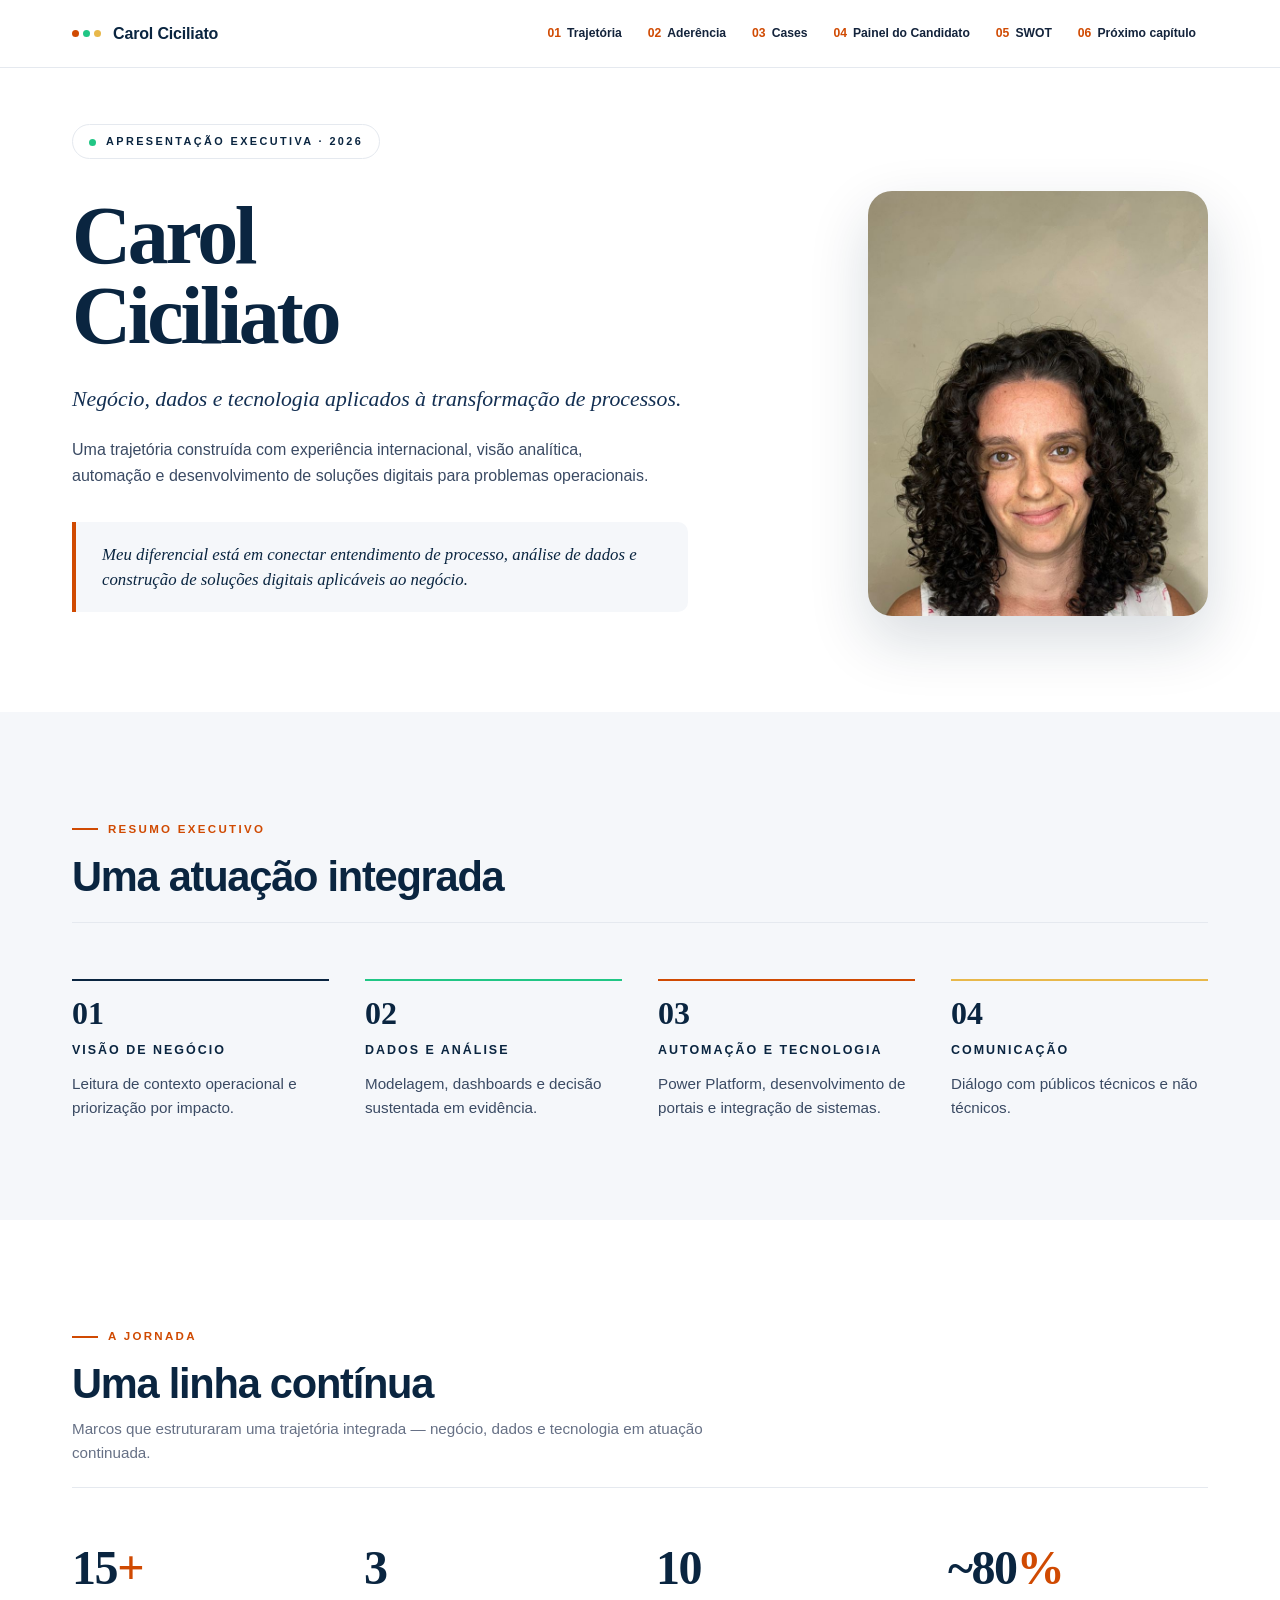
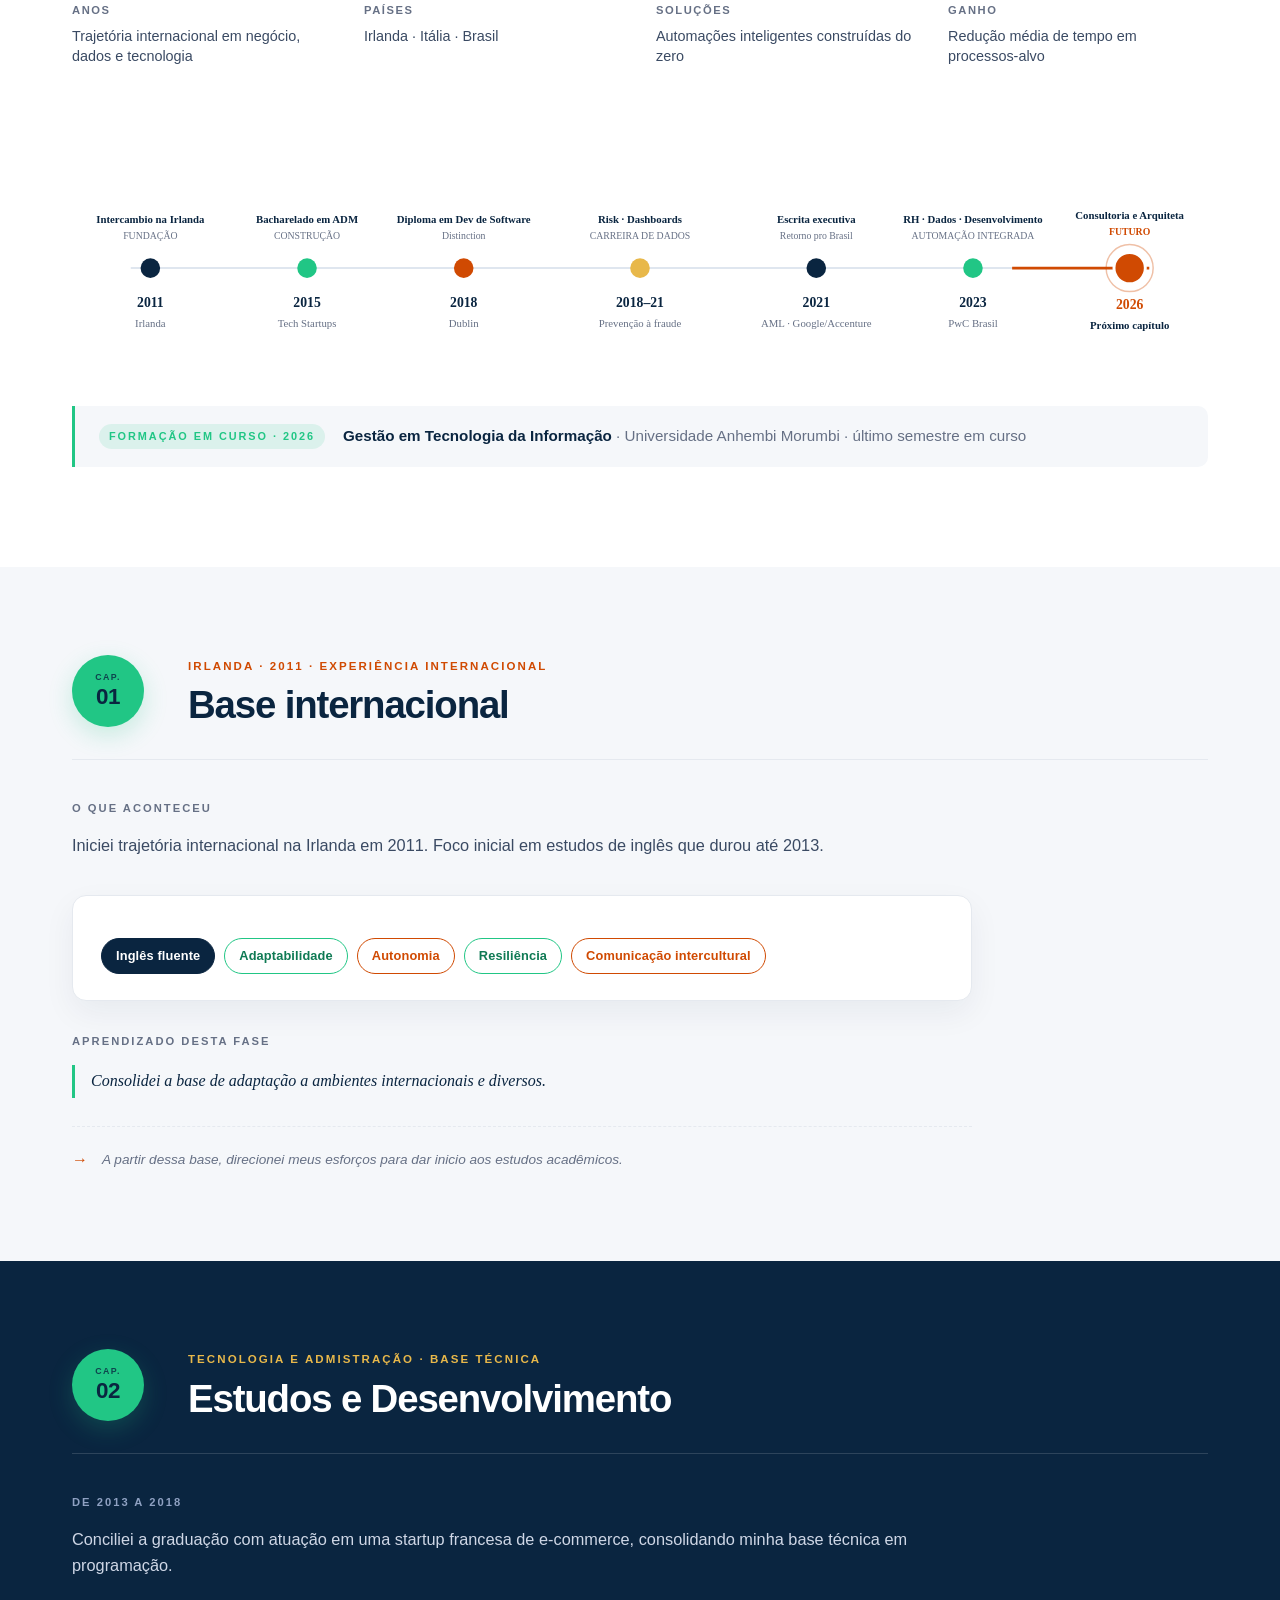
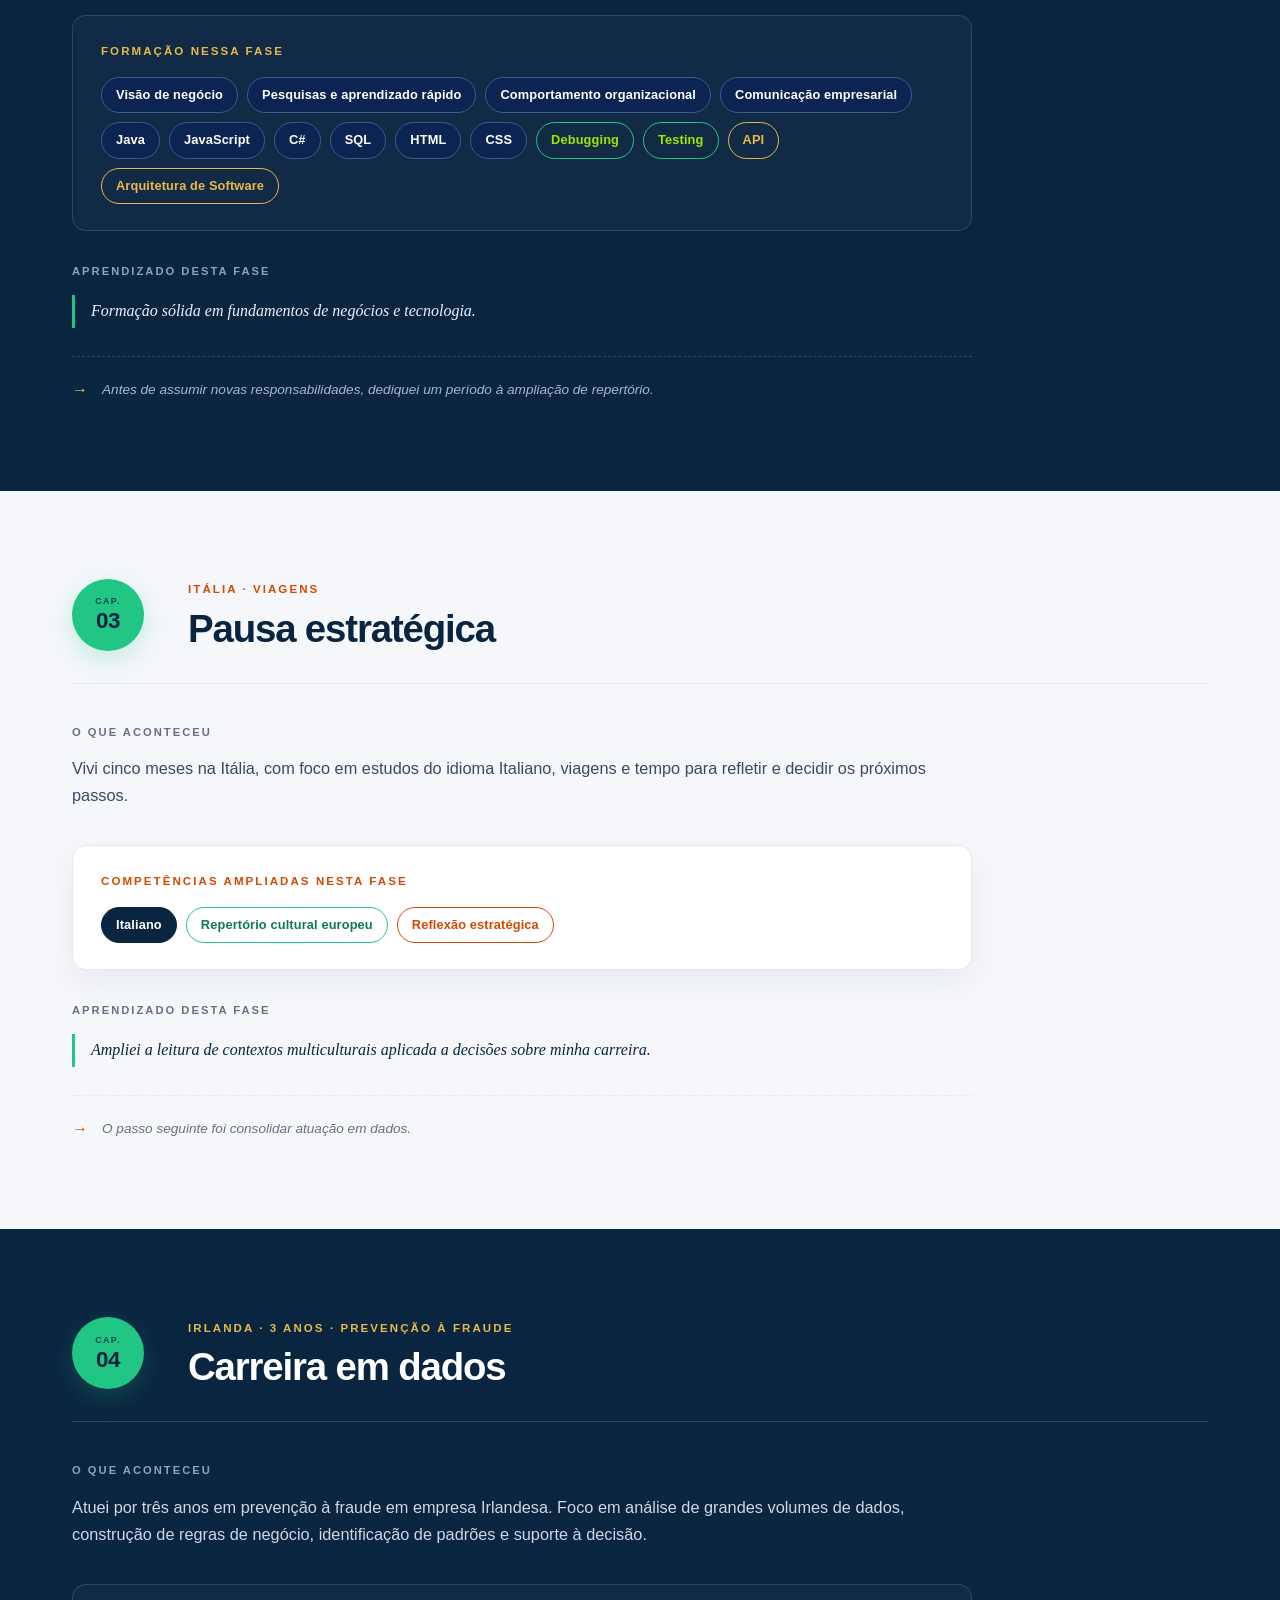
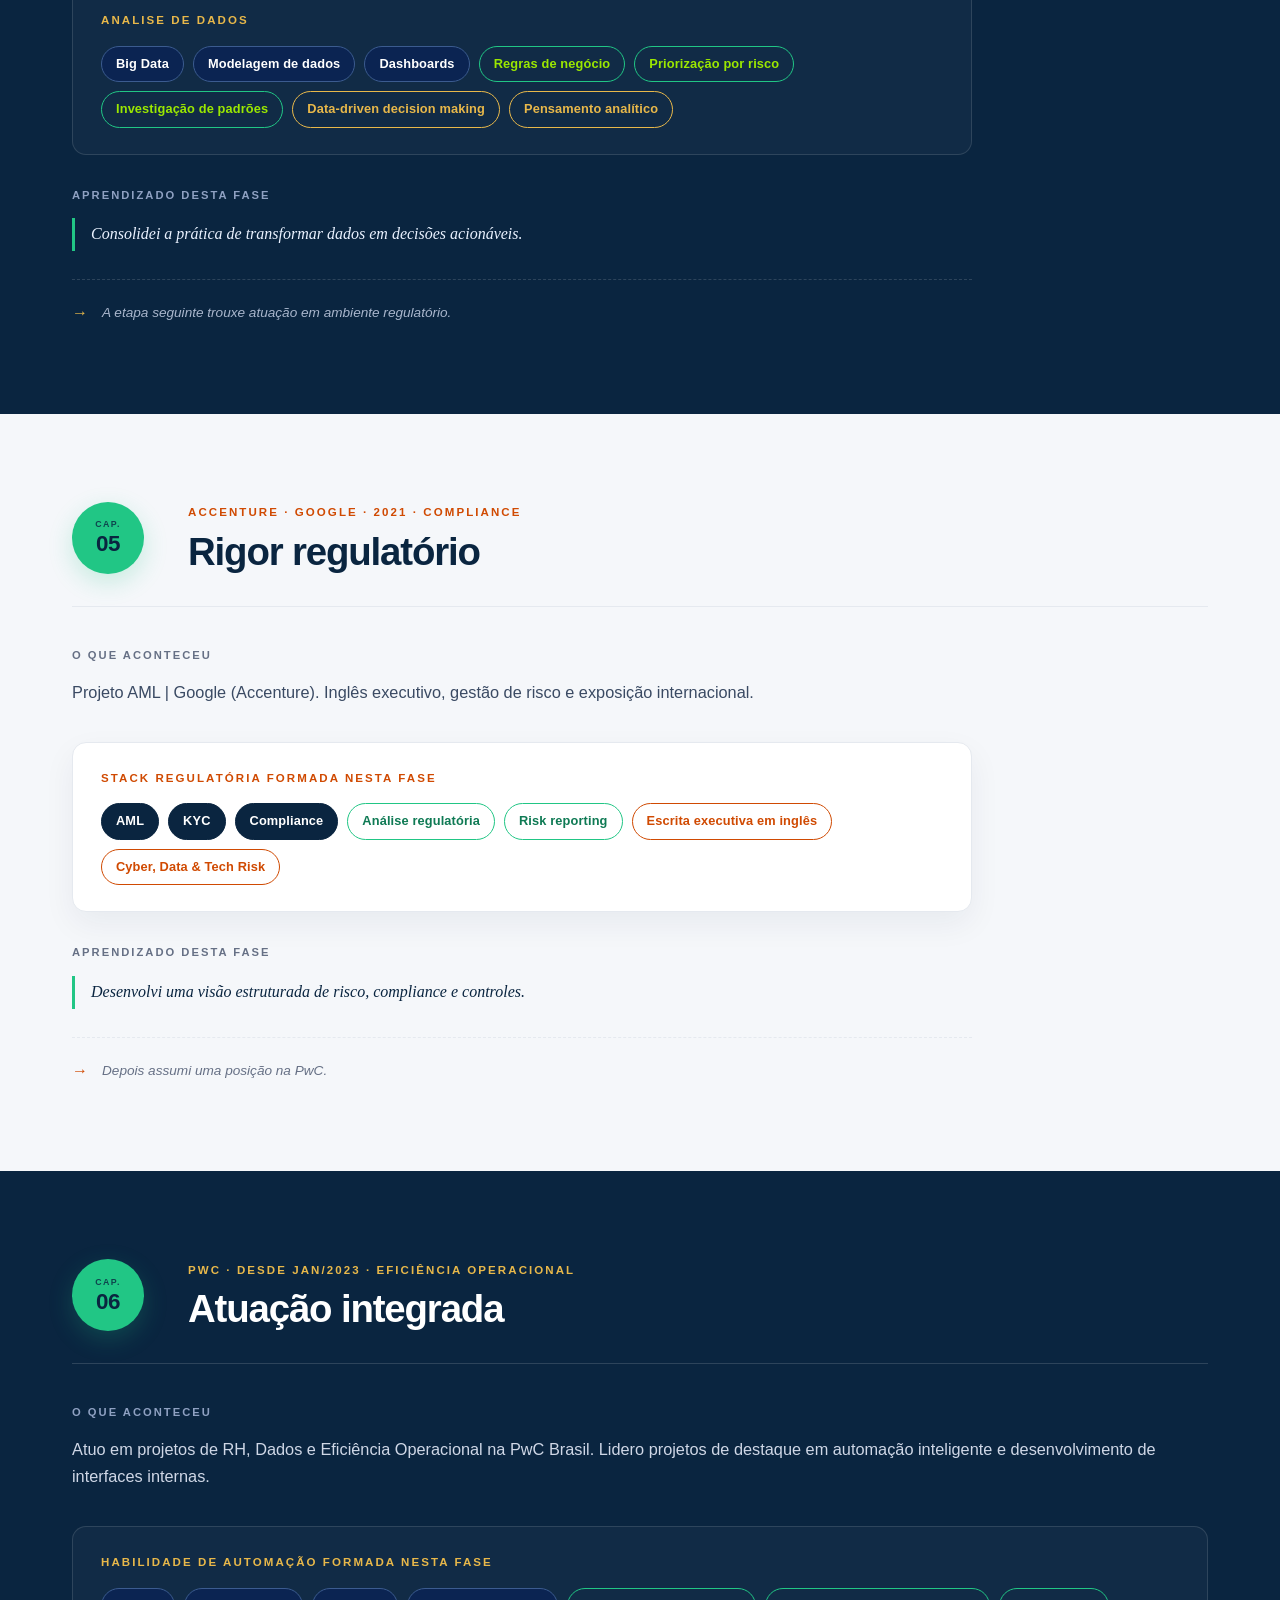
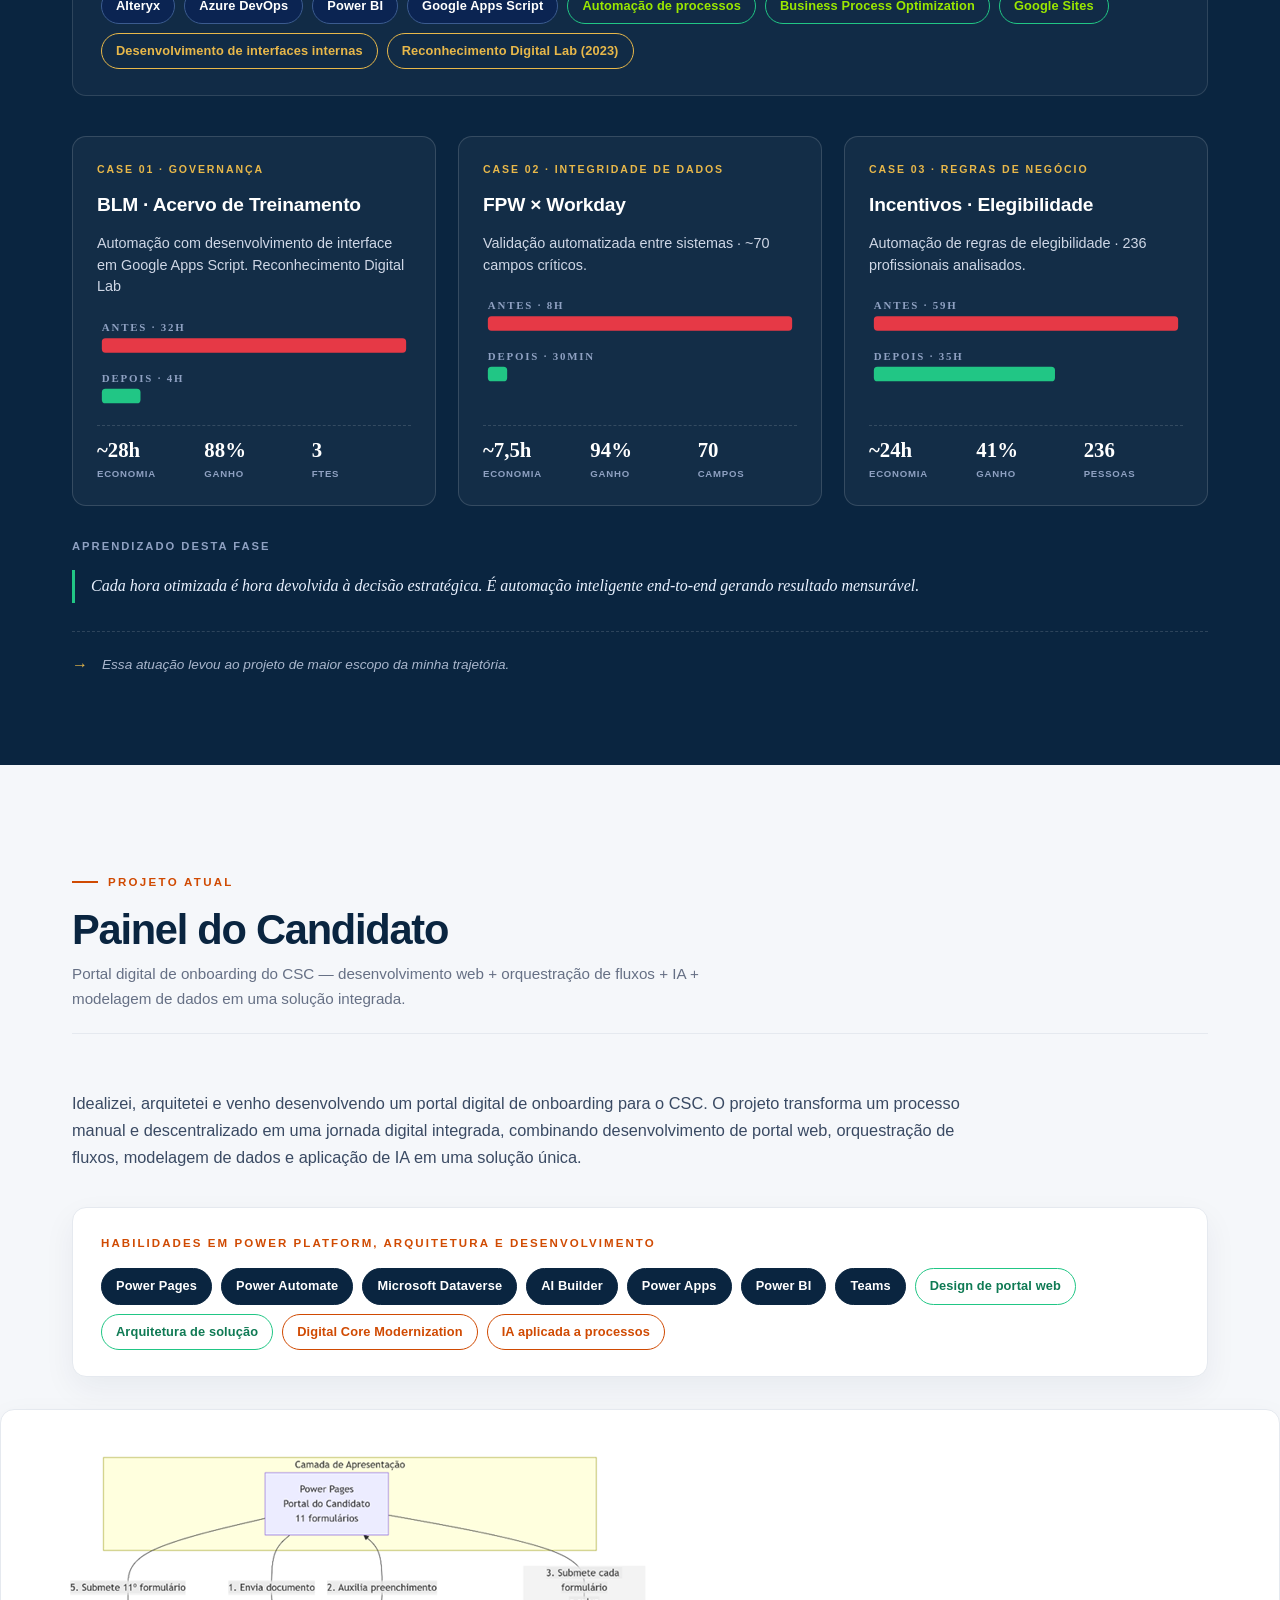
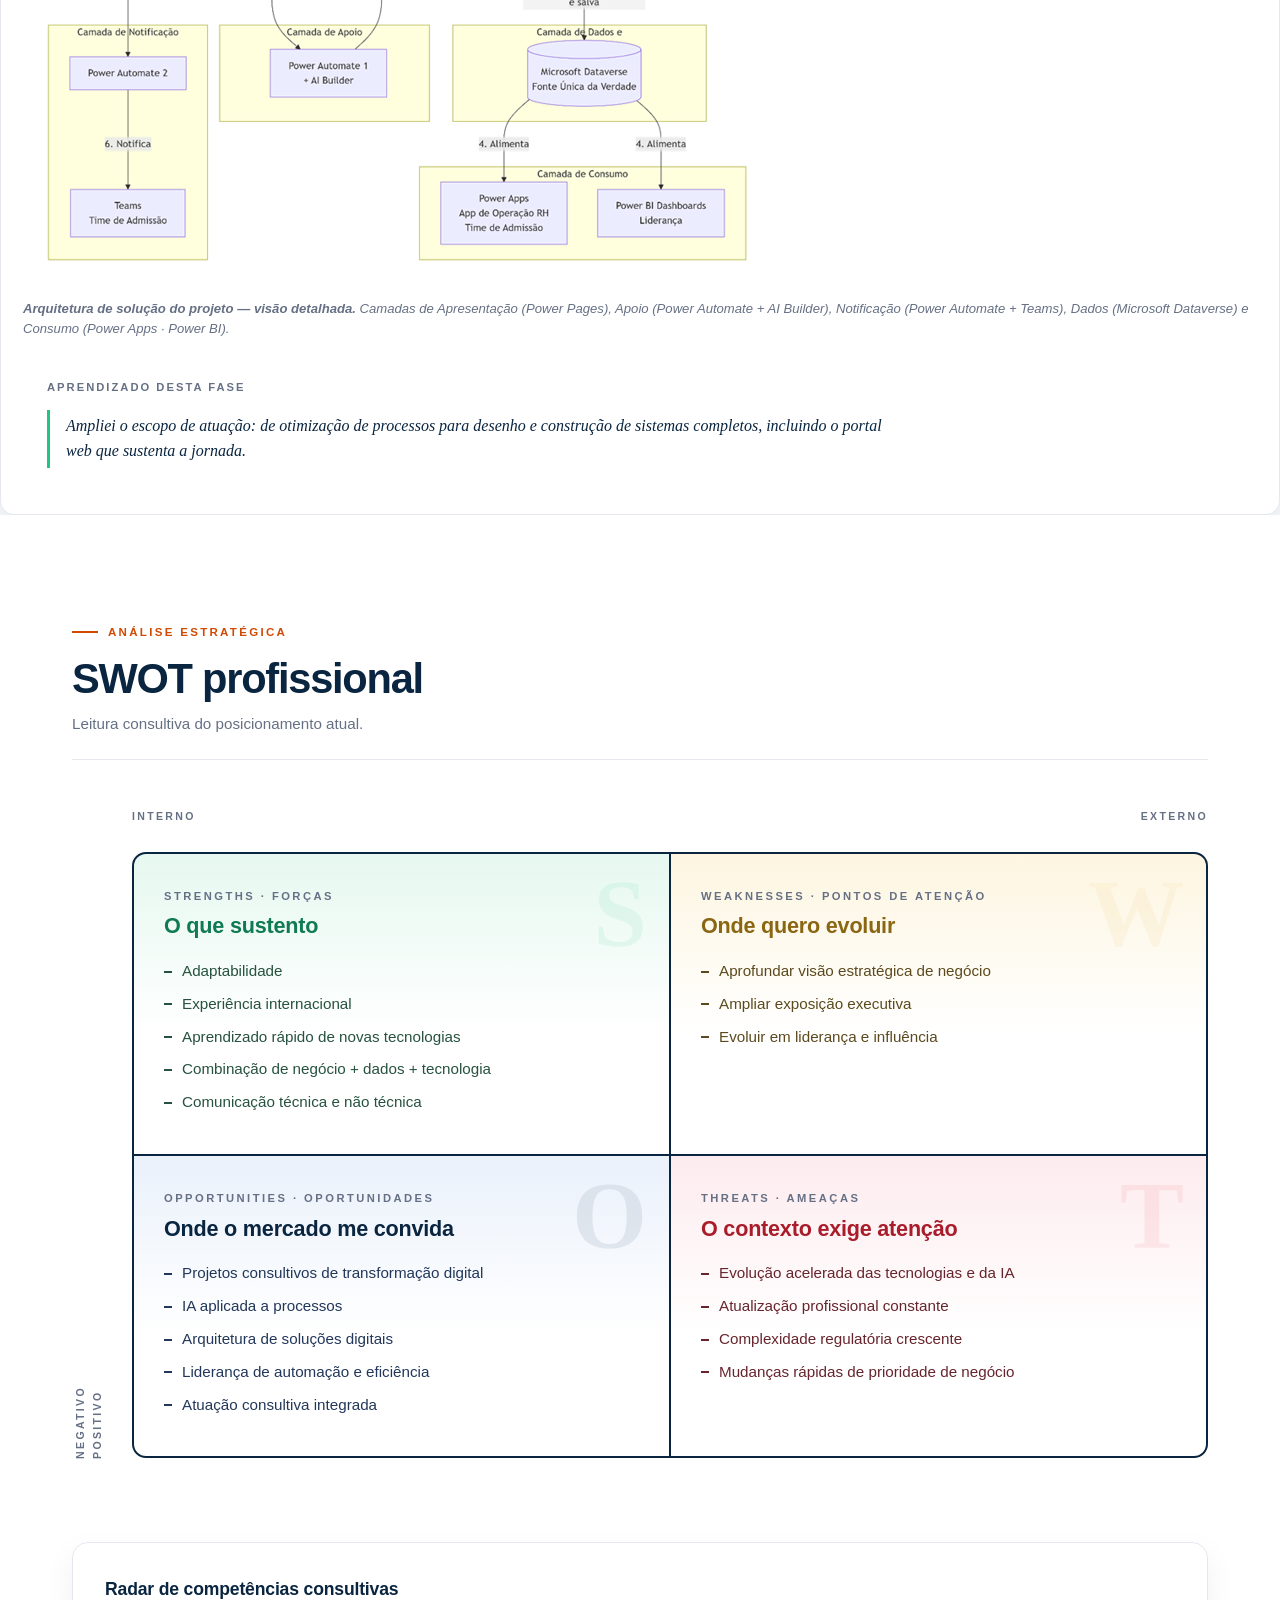
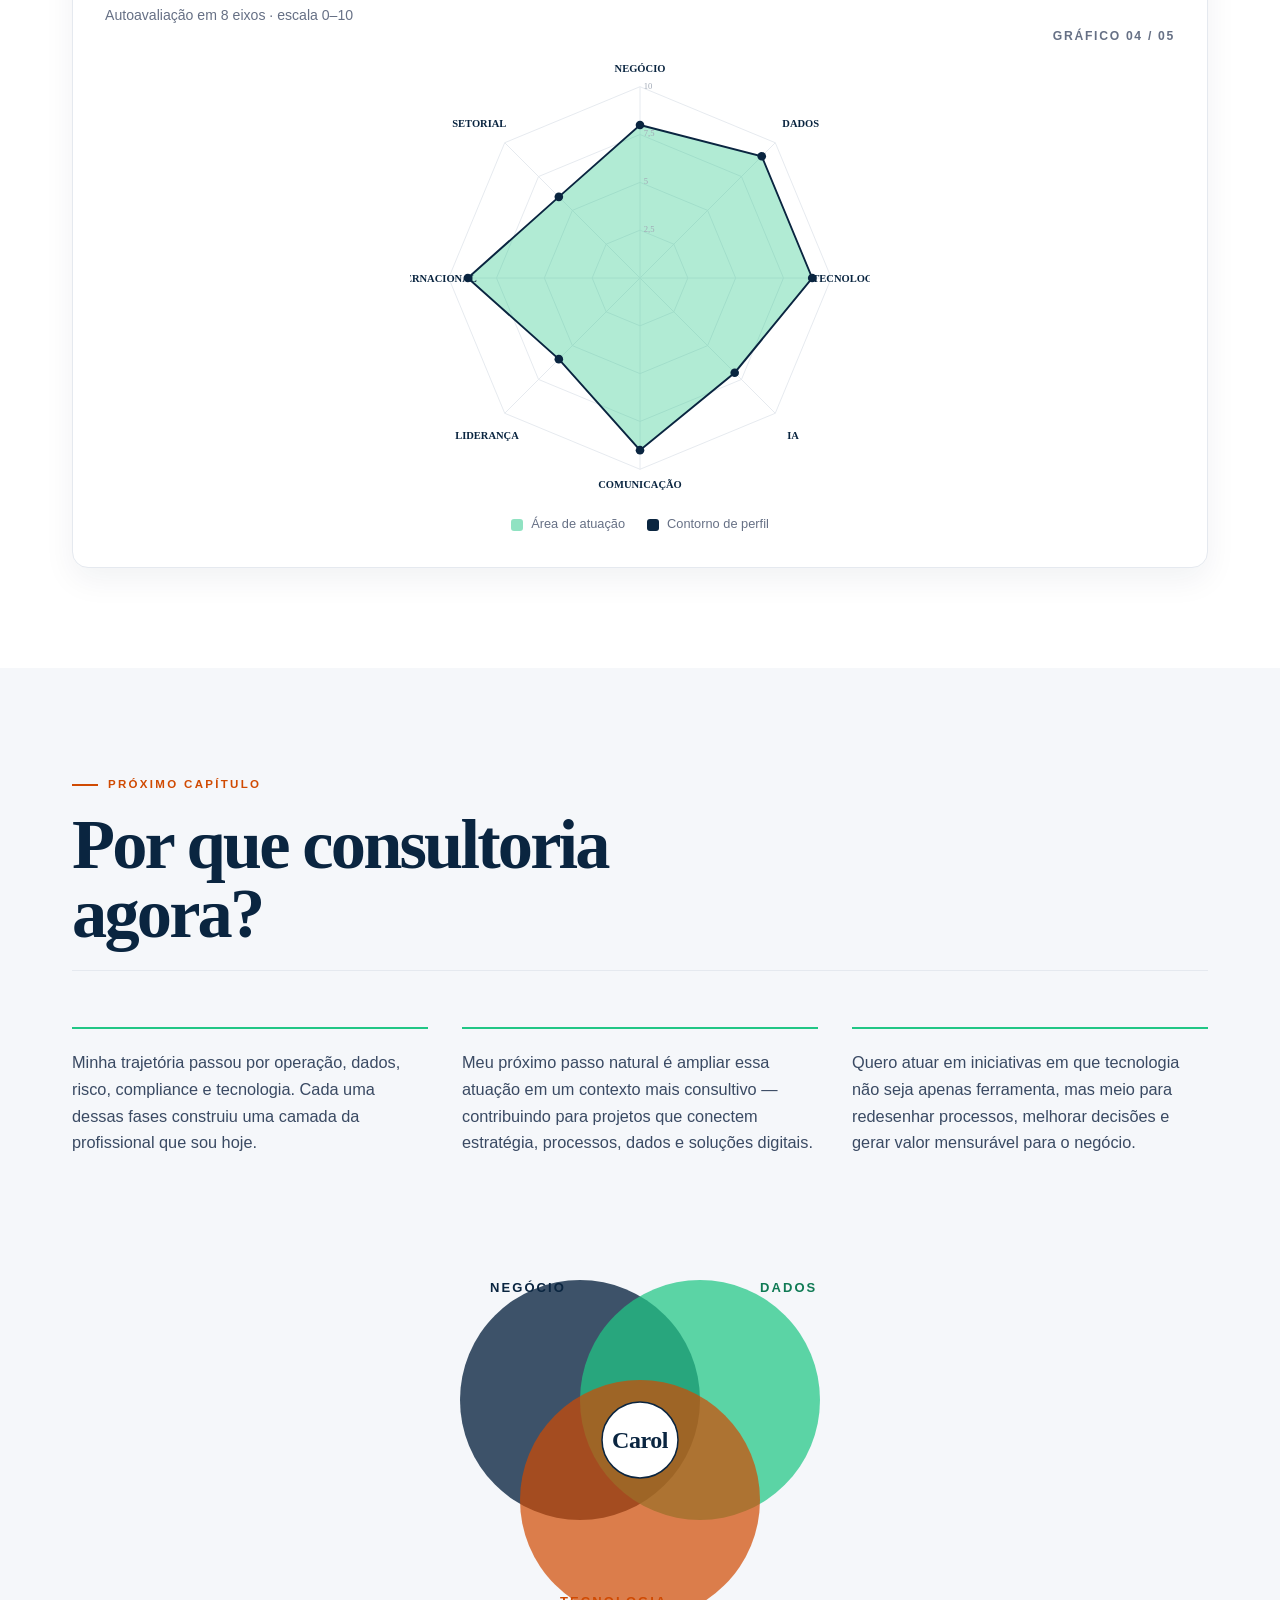
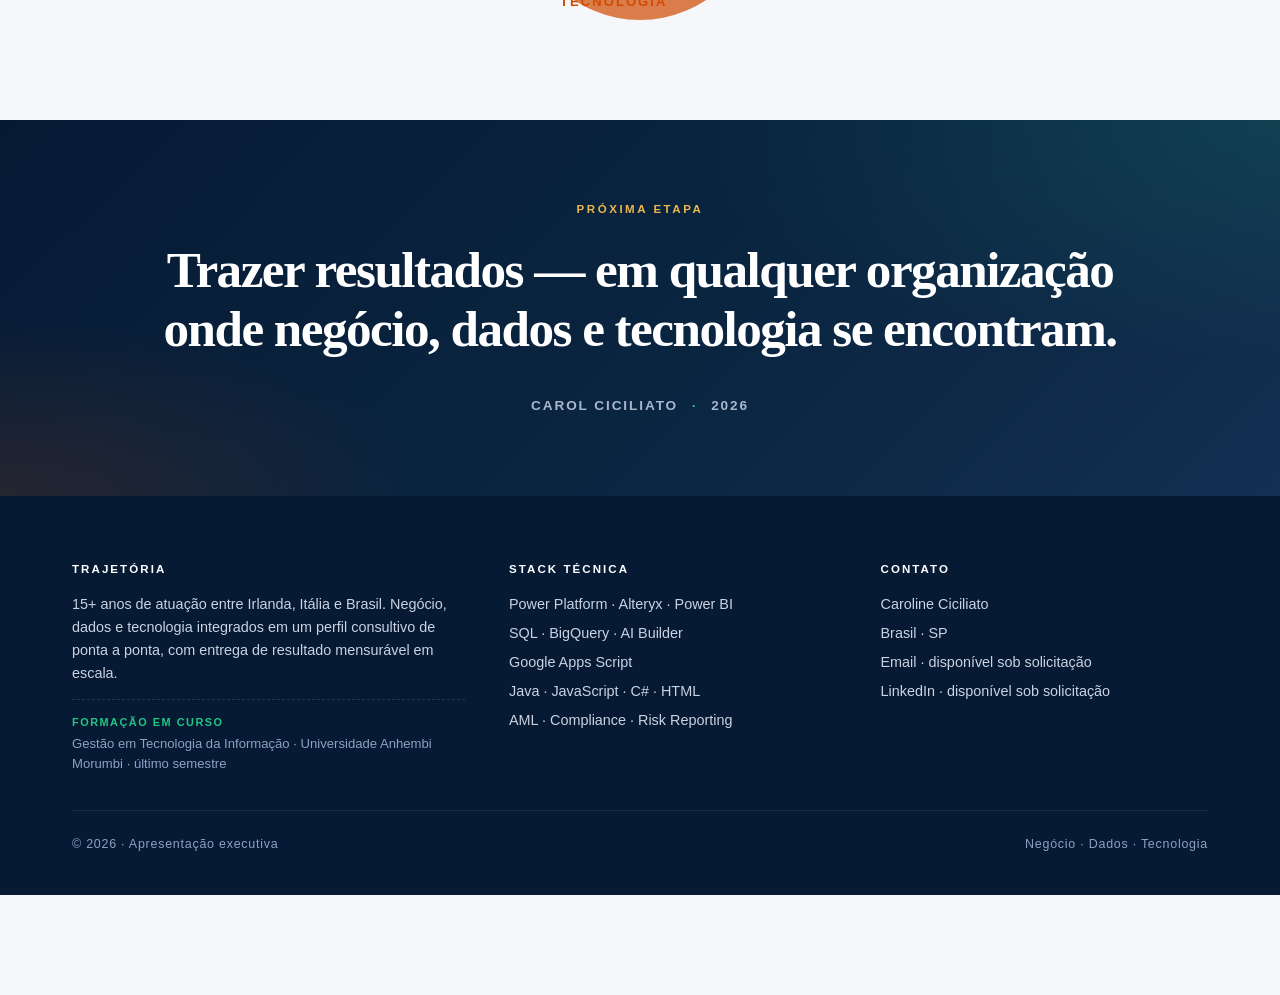
<file: Carol_Ciciliato_Apresentacao_Executiva Advisory.html>
<!DOCTYPE html>
<html lang="pt-BR">
<head>
<meta charset="UTF-8">
<meta name="viewport" content="width=device-width, initial-scale=1.0">
<title>Carol Ciciliato  Apresentação Executiva</title>
<style>
:root{
  --navy:#0A2540;--navy-deep:#061a34;--navy-soft:#132f52;--ink:#13233b;
  --coral:#D04A02;--green:#21C685;--red:#E63946;--gold:#E8B84A;
  --line:#E5E9EF;--fog:#F5F7FA;--white:#FFFFFF;--muted:#667085;
  --shadow:0 12px 32px rgba(10,37,64,.06);
  --shadow-lg:0 24px 60px rgba(10,37,64,.10);
}
*{box-sizing:border-box;margin:0;padding:0}
html{scroll-behavior:smooth}
body{font-family:Inter,"Segoe UI",-apple-system,BlinkMacSystemFont,sans-serif;color:var(--ink);background:var(--white);line-height:1.6;-webkit-font-smoothing:antialiased}
.container{max-width:1200px;margin-inline:auto;padding:0 32px}
section{padding:100px 0}
img{max-width:100%;display:block}

header.top{position:sticky;top:0;z-index:80;height:68px;background:rgba(255,255,255,.9);backdrop-filter:saturate(160%) blur(14px);-webkit-backdrop-filter:saturate(160%) blur(14px);border-bottom:1px solid var(--line)}
header.top .inner{height:100%;display:flex;align-items:center;justify-content:space-between;gap:24px;max-width:1200px;margin-inline:auto;padding:0 32px}
.brand{display:flex;align-items:center;gap:12px;font-weight:800;letter-spacing:-.01em;color:var(--navy);font-size:1rem}
.brand-dots{display:inline-flex;gap:4px}
.brand-dots i{width:7px;height:7px;border-radius:50%;display:inline-block}
.brand-dots i:nth-child(1){background:var(--coral)}
.brand-dots i:nth-child(2){background:var(--green)}
.brand-dots i:nth-child(3){background:var(--gold)}
nav.menu{display:flex;gap:2px;flex-wrap:wrap}
nav.menu a{text-decoration:none;color:var(--ink);font-size:.76rem;font-weight:600;padding:8px 12px;border-radius:999px;transition:background .18s ease, color .18s ease}
nav.menu a:hover{background:var(--navy);color:#fff}
nav.menu a .num{color:var(--coral);font-weight:800;margin-right:6px}
nav.menu a:hover .num{color:var(--gold)}
@media(max-width:1080px){nav.menu{display:none}}

h1.hero-title{font-family:"Playfair Display",Georgia,serif;font-size:clamp(3.4rem,6.4vw,5.5rem);font-weight:700;letter-spacing:-.04em;color:var(--navy);line-height:.98}
h2.section-title{font-size:clamp(1.9rem,3.5vw,2.6rem);font-weight:750;letter-spacing:-.03em;color:var(--navy);line-height:1.08}
.section-dark h2.section-title{color:#fff}
h3{font-size:1.25rem;font-weight:700;letter-spacing:-.01em;color:var(--navy)}
.eyebrow{text-transform:uppercase;letter-spacing:.18em;font-size:.72rem;font-weight:800;color:var(--muted)}

.section-head{display:flex;align-items:flex-end;justify-content:space-between;gap:32px;margin-bottom:56px;padding-bottom:22px;border-bottom:1px solid var(--line)}
.section-dark .section-head{border-bottom-color:rgba(255,255,255,.14)}
.section-head .left{flex:1;min-width:0}
.section-head .kicker{display:inline-flex;align-items:center;gap:10px;color:var(--coral);text-transform:uppercase;letter-spacing:.2em;font-size:.72rem;font-weight:800;margin-bottom:16px}
.section-dark .section-head .kicker{color:var(--gold)}
.section-head .kicker::before{content:"";width:26px;height:2px;background:currentColor;display:inline-block}
.section-head .sub{margin-top:10px;color:var(--muted);font-size:.95rem;max-width:640px}
.section-dark .section-head .sub{color:#a9b6cc}

section.hero{padding:56px 0 96px;background:#fff}
.hero-eyebrow{display:inline-block;padding:8px 16px;border:1px solid var(--line);border-radius:999px;text-transform:uppercase;letter-spacing:.22em;font-size:.68rem;font-weight:700;color:var(--navy);margin-bottom:32px}
.hero-eyebrow .dot{display:inline-block;width:7px;height:7px;border-radius:50%;background:var(--green);margin-right:10px;vertical-align:middle}
.hero-grid{display:grid;grid-template-columns:1.35fr 1fr;gap:64px;align-items:center}
@media(max-width:900px){.hero-grid{grid-template-columns:1fr;gap:44px}}
.hero-sub{font-family:"Playfair Display",Georgia,serif;font-style:italic;font-size:clamp(1.15rem,1.7vw,1.45rem);color:var(--navy-soft);margin-top:28px;max-width:620px;line-height:1.4}
.hero-copy{margin-top:22px;color:#3a4a63;font-size:1rem;line-height:1.65;max-width:580px}
.hero-quote{margin-top:32px;padding:20px 26px;border-left:4px solid var(--coral);background:var(--fog);border-radius:0 10px 10px 0;font-family:"Playfair Display",Georgia,serif;font-style:italic;font-size:1.05rem;color:var(--navy);line-height:1.5;max-width:640px}
.hero-photo{width:min(340px,100%);aspect-ratio:4/5;border-radius:24px;overflow:hidden;box-shadow:0 24px 60px rgba(10,37,64,.16);background:var(--fog);position:relative;margin-left:auto}
.hero-photo img{width:100%;height:100%;object-fit:cover;object-position:50% 15%;transform:scale(1.65);transform-origin:50% 12%}

section.pilares{background:var(--fog)}
.pilares-grid{display:grid;grid-template-columns:repeat(4,1fr);gap:36px}
@media(max-width:900px){.pilares-grid{grid-template-columns:repeat(2,1fr);gap:28px}}
@media(max-width:520px){.pilares-grid{grid-template-columns:1fr}}
.pilar{padding-top:16px;border-top:2px solid}
.pilar.p1{border-color:var(--navy)}
.pilar.p2{border-color:var(--green)}
.pilar.p3{border-color:var(--coral)}
.pilar.p4{border-color:var(--gold)}
.pilar .n{font-family:"Playfair Display",serif;font-size:2rem;font-weight:700;color:var(--navy);line-height:1;margin-bottom:12px}
.pilar .t{text-transform:uppercase;letter-spacing:.16em;font-size:.78rem;font-weight:800;color:var(--navy);margin-bottom:12px}
.pilar .d{color:#3a4a63;font-size:.95rem;line-height:1.55}

section.jornada{background:#fff}
.kpi-row{display:grid;grid-template-columns:repeat(4,1fr);gap:32px;margin-bottom:64px}
@media(max-width:820px){.kpi-row{grid-template-columns:repeat(2,1fr);gap:24px}}
.kpi .num{font-family:"Playfair Display",Georgia,serif;font-size:clamp(2.3rem,3.8vw,3rem);font-weight:700;letter-spacing:-.03em;color:var(--navy);line-height:1}
.kpi .num .plus{color:var(--coral)}
.kpi .lbl{text-transform:uppercase;letter-spacing:.14em;font-size:.7rem;font-weight:700;color:var(--muted);margin-top:10px}
.kpi .desc{margin-top:6px;font-size:.9rem;color:#3a4a63;line-height:1.4}
.timeline-wrap{overflow-x:auto;padding-bottom:8px}
.timeline-svg{min-width:1080px;width:100%;height:auto;display:block}

/* Nota editorial · formação em curso */
.edu-note{
  margin-top:32px;
  padding:18px 24px;
  border-left:3px solid var(--green);
  background:var(--fog);
  border-radius:0 10px 10px 0;
  display:flex;
  align-items:center;
  gap:18px;
  flex-wrap:wrap;
}
.edu-note .edu-tag{
  text-transform:uppercase;
  letter-spacing:.18em;
  font-size:.68rem;
  font-weight:800;
  color:var(--green);
  background:rgba(33,198,133,.12);
  padding:4px 10px;
  border-radius:999px;
  white-space:nowrap;
}
.edu-note .edu-txt{
  font-size:.95rem;
  color:var(--navy);
  font-weight:600;
  line-height:1.5;
}
.edu-note .edu-txt em{color:var(--muted);font-style:normal;font-weight:500}

section.chapter{padding:88px 0}
section.chapter.dark{background:var(--navy);color:#e9eef7}
section.chapter.fog{background:var(--fog)}
.ch-head{display:grid;grid-template-columns:88px 1fr;gap:28px;align-items:center;padding-bottom:32px;margin-bottom:40px;border-bottom:1px solid var(--line)}
section.chapter.dark .ch-head{border-bottom-color:rgba(255,255,255,.14)}
.ch-badge{width:72px;height:72px;border-radius:50%;background:var(--green);color:var(--navy);display:flex;flex-direction:column;align-items:center;justify-content:center;line-height:1;box-shadow:0 8px 24px rgba(33,198,133,.22)}
.ch-badge .cap{font-size:.55rem;letter-spacing:.16em;font-weight:800;opacity:.8;margin-bottom:4px}
.ch-badge .n{font-size:1.4rem;font-weight:800;letter-spacing:-.02em}
.ch-eyebrow{text-transform:uppercase;letter-spacing:.18em;font-size:.72rem;font-weight:800;color:var(--coral)}
section.chapter.dark .ch-eyebrow{color:var(--gold)}
.ch-title{margin-top:10px;font-size:clamp(1.9rem,3.6vw,2.4rem);font-weight:750;letter-spacing:-.03em;color:var(--navy);line-height:1.05}
section.chapter.dark .ch-title{color:#fff}

.ch-body{max-width:900px}
.ch-body .lbl{text-transform:uppercase;letter-spacing:.18em;font-size:.7rem;font-weight:800;color:var(--muted);margin-bottom:14px;margin-top:32px}
section.chapter.dark .ch-body .lbl{color:#8fa1c2}
.ch-body p.aconteceu{font-size:1.02rem;color:#3a4a63;line-height:1.65}
section.chapter.dark .ch-body p.aconteceu{color:#cfd7e6}
.ch-body .quote{border-left:3px solid var(--green);padding:4px 0 4px 16px;font-style:italic;color:var(--navy);font-size:1rem;line-height:1.55;font-family:"Playfair Display",Georgia,serif}
section.chapter.dark .ch-body .quote{color:#eaf2ff}
.bridge{padding:20px 0 0;margin-top:28px;border-top:1px dashed var(--line);display:flex;align-items:center;gap:14px;color:var(--muted);font-size:.85rem;font-style:italic}
section.chapter.dark .bridge{border-top-color:rgba(255,255,255,.14);color:#a9b6cc}
.bridge::before{content:"→";color:var(--coral);font-style:normal;font-weight:800;font-size:1rem}
section.chapter.dark .bridge::before{color:var(--gold)}

.chips-block{margin-top:8px;padding:26px 28px;border-radius:14px}
.chips-block.light{background:#fff;border:1px solid var(--line);box-shadow:var(--shadow)}
.chips-block.dark{background:rgba(255,255,255,.03);border:1px solid rgba(255,255,255,.12)}
.chips-block .lbl-head{text-transform:uppercase;letter-spacing:.18em;font-size:.72rem;font-weight:800;margin-bottom:16px}
.chips-block.light .lbl-head{color:var(--coral)}
.chips-block.dark .lbl-head{color:var(--gold)}
.chips{display:flex;flex-wrap:wrap;gap:9px}
.chip{padding:7px 14px;border-radius:999px;font-size:.8rem;font-weight:700;letter-spacing:.01em;border:1.5px solid;transition:transform .15s ease}
.chip:hover{transform:translateY(-1px)}
.chips-block.light .chip.nv{background:var(--navy);color:#fff;border-color:var(--navy)}
.chips-block.light .chip.gr{background:transparent;color:#0f7a54;border-color:var(--green)}
.chips-block.light .chip.co{background:transparent;color:var(--coral);border-color:var(--coral)}
.chips-block.dark .chip.nv{background:#0b2452;color:#fff;border-color:#3b5b8f}
.chips-block.dark .chip.gr{background:transparent;color:#9BE800;border-color:var(--green)}
.chips-block.dark .chip.co{background:transparent;color:#E8B84A;border-color:var(--gold)}

.cases-grid{display:grid;grid-template-columns:repeat(3,1fr);gap:22px;margin-top:40px}
@media(max-width:960px){.cases-grid{grid-template-columns:1fr}}
.case-card{border:1px solid rgba(255,255,255,.14);border-radius:14px;padding:24px;background:rgba(255,255,255,.04);display:flex;flex-direction:column;gap:12px}
.case-card .cat{text-transform:uppercase;letter-spacing:.18em;font-size:.66rem;font-weight:800;color:var(--gold)}
.case-card h3{font-size:1.2rem;color:#fff}
.case-card .desc{color:#cfd7e6;font-size:.9rem;line-height:1.5}
.case-metrics{display:grid;grid-template-columns:1fr 1fr 1fr;gap:8px;margin-top:auto;padding-top:14px;border-top:1px dashed rgba(255,255,255,.14)}
.case-metrics .m .v{font-family:"Playfair Display",serif;font-weight:700;font-size:1.3rem;color:#fff;line-height:1}
.case-metrics .m .l{text-transform:uppercase;letter-spacing:.08em;font-size:.6rem;font-weight:700;color:#8fa1c2;margin-top:5px}

.exec-table-wrap{margin-top:40px;padding:30px;border:1px solid rgba(255,255,255,.14);border-radius:14px;background:rgba(255,255,255,.03)}
.exec-table-wrap .head{display:flex;justify-content:space-between;align-items:flex-end;gap:16px;margin-bottom:18px;flex-wrap:wrap}
.exec-table-wrap h3{color:#fff;font-size:1.05rem}
.exec-table-wrap .sub{color:#a9b6cc;font-size:.86rem;margin-top:4px}
.exec-table-wrap .side{font-size:.74rem;color:#a9b6cc;text-transform:uppercase;letter-spacing:.14em;font-weight:700}
.exec-table{width:100%;border-collapse:collapse;font-family:Inter,sans-serif}
.exec-table thead th{text-align:left;font-size:.7rem;letter-spacing:.16em;text-transform:uppercase;color:#8fa1c2;border-bottom:1px solid rgba(255,255,255,.14);padding:14px 12px;font-weight:800}
.exec-table tbody td{padding:14px 12px;font-size:.94rem;color:#e9eef7;border-bottom:1px solid rgba(255,255,255,.08)}
.exec-table tbody tr:last-child td{border-bottom:none}
.exec-table .cn{font-weight:700;color:#fff}
.exec-table .bl{color:#ff5e6b;font-weight:700;text-align:right}
.exec-table .rs{color:#4bdba1;font-weight:700;text-align:right}
.exec-table .rd{font-family:"Playfair Display",serif;font-size:1.1rem;font-weight:700;color:var(--gold);text-align:right}
.exec-agg{margin-top:18px;padding:18px 20px;background:rgba(232,184,74,.1);border:1px solid rgba(232,184,74,.28);border-radius:10px;color:#e9eef7;font-size:.95rem;font-weight:600}
.exec-agg strong{color:var(--gold);font-family:"Playfair Display",serif;font-weight:700}

section.painel{background:var(--fog)}
.painel-narr{max-width:900px;color:#3a4a63;font-size:1.02rem;line-height:1.65}
.blueprint{background:#fff;border:1px solid var(--line);border-radius:14px;padding:28px;box-shadow:var(--shadow);margin-top:40px}
.bp-head{margin-bottom:20px}
.bp-head .lbl-head{text-transform:uppercase;letter-spacing:.18em;font-size:.72rem;font-weight:800;color:var(--coral)}
.bp-head h3{margin-top:6px;font-size:1.15rem}
.bp-head .sub{color:var(--muted);font-size:.88rem;margin-top:4px}
.bp-caption{margin-top:16px;font-size:.82rem;color:var(--muted);font-style:italic;line-height:1.5;text-align:center;padding-top:14px;border-top:1px dashed var(--line)}

.arch-frame{background:#fff;border:1px solid var(--line);border-radius:14px;padding:22px;box-shadow:var(--shadow);margin-top:32px}
.arch-frame img{border-radius:8px}
.arch-caption{margin-top:14px;font-size:.82rem;color:var(--muted);font-style:italic;line-height:1.5}

section.aderencia{background:var(--navy);color:#e9eef7}
.aderencia-tbl{width:100%;border-collapse:collapse;font-family:Inter,sans-serif;margin-top:8px}
.aderencia-tbl thead th{text-align:left;font-size:.72rem;letter-spacing:.16em;text-transform:uppercase;color:var(--gold);border-bottom:1px solid rgba(255,255,255,.18);padding:16px 12px;font-weight:800}
.aderencia-tbl tbody td{padding:22px 12px;border-bottom:1px solid rgba(255,255,255,.08);vertical-align:top}
.aderencia-tbl tbody tr:last-child td{border-bottom:none}
.aderencia-tbl .num{color:var(--coral);font-family:"Playfair Display",serif;font-weight:700;font-size:1.15rem;width:56px}
.aderencia-tbl .tema{font-weight:800;color:#fff;font-size:1.02rem;letter-spacing:-.01em;width:34%}
.aderencia-tbl .evid{color:#cfd7e6;font-size:.95rem;line-height:1.55}

section.swot{background:#fff}
.swot-wrap{position:relative;margin-top:16px}
.swot-axes{position:relative;padding:36px 0 36px 60px}
.swot-axis-x{position:absolute;top:-8px;left:60px;right:0;display:flex;justify-content:space-between;text-transform:uppercase;letter-spacing:.22em;font-size:.66rem;font-weight:800;color:var(--muted)}
.swot-axis-y{position:absolute;left:0;top:36px;bottom:36px;display:flex;flex-direction:column;justify-content:space-between;writing-mode:vertical-rl;transform:rotate(180deg);text-transform:uppercase;letter-spacing:.22em;font-size:.66rem;font-weight:800;color:var(--muted)}
.swot-grid{display:grid;grid-template-columns:1fr 1fr;grid-template-rows:1fr 1fr;gap:2px;background:var(--navy);border:2px solid var(--navy);border-radius:14px;overflow:hidden}
.q{position:relative;padding:34px 30px 30px;min-height:280px;background:#fff}
.q .wm{position:absolute;top:12px;right:22px;font-family:"Playfair Display",serif;font-size:6rem;font-weight:700;line-height:1;opacity:.08;user-select:none}
.q .qtag{text-transform:uppercase;letter-spacing:.22em;font-size:.7rem;font-weight:800;color:var(--muted);margin-bottom:4px}
.q h3.qtitle{font-size:1.35rem;margin-bottom:16px;letter-spacing:-.01em}
.q ul{list-style:none}
.q ul li{position:relative;padding-left:18px;margin-bottom:10px;font-size:.95rem;line-height:1.5;color:#3a4a63}
.q ul li::before{content:"";position:absolute;left:0;top:.7em;width:8px;height:2px;background:currentColor}
.q.s{background:linear-gradient(180deg,#e6f8f0 0%,#fff 60%)}
.q.s .wm{color:var(--green)} .q.s h3.qtitle{color:#0f7a54} .q.s ul li{color:#26523f}
.q.w{background:linear-gradient(180deg,#fdf5e0 0%,#fff 60%)}
.q.w .wm{color:var(--gold)} .q.w h3.qtitle{color:#8a6612} .q.w ul li{color:#5c4a1e}
.q.o{background:linear-gradient(180deg,#eaf1fb 0%,#fff 60%)}
.q.o .wm{color:var(--navy)} .q.o h3.qtitle{color:var(--navy)} .q.o ul li{color:#22375a}
.q.t{background:linear-gradient(180deg,#fdebee 0%,#fff 60%)}
.q.t .wm{color:var(--red)} .q.t h3.qtitle{color:#a91d2b} .q.t ul li{color:#67242c}

.radar-panel{border:1px solid var(--line);border-radius:16px;background:#fff;padding:32px;box-shadow:var(--shadow);margin-top:48px}
.radar-panel .head{display:flex;justify-content:space-between;align-items:flex-end;gap:16px;margin-bottom:12px;flex-wrap:wrap}
.radar-panel h3{font-size:1.1rem}
.radar-panel .sub{color:var(--muted);font-size:.88rem;margin-bottom:20px}
.radar-panel .side{font-size:.76rem;color:var(--muted);text-transform:uppercase;letter-spacing:.14em;font-weight:700}
.chart-legend{display:flex;gap:22px;margin-top:16px;font-size:.8rem;color:var(--muted);justify-content:center}
.chart-legend .sw{display:inline-block;width:12px;height:12px;border-radius:3px;margin-right:8px;vertical-align:middle}

section.bizvalue{background:var(--navy);color:#e9eef7}
.bv-grid{display:grid;grid-template-columns:repeat(4,1fr);gap:36px;margin-top:8px}
@media(max-width:900px){.bv-grid{grid-template-columns:repeat(2,1fr)}}
@media(max-width:520px){.bv-grid{grid-template-columns:1fr}}
.bv{padding-top:20px;border-top:2px solid}
.bv:nth-child(1){border-color:var(--gold)}
.bv:nth-child(2){border-color:var(--green)}
.bv:nth-child(3){border-color:var(--coral)}
.bv:nth-child(4){border-color:#fff}
.bv .n{font-family:"Playfair Display",serif;font-size:2rem;font-weight:700;color:#fff;line-height:1;margin-bottom:10px}
.bv .t{text-transform:uppercase;letter-spacing:.16em;font-size:.78rem;font-weight:800;color:#fff;margin-bottom:10px}
.bv .d{color:#cfd7e6;font-size:.95rem;line-height:1.55}

section.closing{background:var(--fog)}
.closing-title{font-family:"Playfair Display",serif;font-size:clamp(2.6rem,5.5vw,4.4rem);font-weight:700;letter-spacing:-.04em;color:var(--navy);line-height:.98}
.closing-paragraphs{display:grid;grid-template-columns:repeat(3,1fr);gap:34px;margin-top:44px}
@media(max-width:820px){.closing-paragraphs{grid-template-columns:1fr}}
.closing-paragraphs p{font-size:1.02rem;color:#3a4a63;line-height:1.65;padding-top:20px;border-top:2px solid var(--green)}
.venn-wrap{margin-top:64px;display:flex;justify-content:center}

.pri-grid{display:grid;grid-template-columns:repeat(4,1fr);gap:36px;margin-top:24px}
@media(max-width:900px){.pri-grid{grid-template-columns:repeat(2,1fr)}}
@media(max-width:520px){.pri-grid{grid-template-columns:1fr}}
.pri{padding-top:20px;border-top:2px solid}
.pri:nth-child(1){border-color:var(--navy)}
.pri:nth-child(2){border-color:var(--green)}
.pri:nth-child(3){border-color:var(--coral)}
.pri:nth-child(4){border-color:var(--gold)}
.pri .n{font-family:"Playfair Display",serif;font-size:1.6rem;font-weight:700;color:var(--navy);line-height:1;margin-bottom:8px}
.pri .t{text-transform:uppercase;letter-spacing:.16em;font-size:.78rem;font-weight:800;color:var(--navy);margin-bottom:8px}
.pri .d{color:#3a4a63;font-size:.9rem;line-height:1.5}

section.cta-strip{background:linear-gradient(135deg,var(--navy-deep) 0%,var(--navy) 55%,var(--navy-soft) 100%);padding:80px 0;color:#fff;position:relative;overflow:hidden}
section.cta-strip::before{content:"";position:absolute;inset:0;background:radial-gradient(1000px 400px at 100% 0%,rgba(33,198,133,.14),transparent 60%),radial-gradient(700px 300px at 0% 100%,rgba(208,74,2,.15),transparent 60%);pointer-events:none}
.cta-strip .inner{position:relative;text-align:center}
.cta-strip .kicker{color:var(--gold);text-transform:uppercase;letter-spacing:.22em;font-size:.72rem;font-weight:800;margin-bottom:22px}
.cta-strip h2{font-family:"Playfair Display",serif;font-size:clamp(2rem,4vw,3.2rem);font-weight:700;letter-spacing:-.03em;line-height:1.15;max-width:960px;margin:0 auto;color:#fff}
.cta-strip .sig{margin-top:36px;font-size:.85rem;color:#a9b6cc;letter-spacing:.14em;text-transform:uppercase;font-weight:700}
.cta-strip .sig .dot{color:var(--green);margin:0 8px}

footer{background:var(--navy-deep);color:#c9d3e2;padding:64px 0 40px}
footer .cols{display:grid;grid-template-columns:1.2fr 1fr 1fr;gap:44px}
@media(max-width:820px){footer .cols{grid-template-columns:1fr}}
footer h5{color:#fff;text-transform:uppercase;letter-spacing:.18em;font-size:.72rem;font-weight:800;margin-bottom:14px}
footer p, footer li{font-size:.9rem;line-height:1.6}
footer ul{list-style:none}
footer li{margin-bottom:6px}
footer .mark{margin-top:36px;padding-top:24px;border-top:1px solid rgba(255,255,255,.08);color:#8fa1c2;font-size:.78rem;letter-spacing:.06em;display:flex;justify-content:space-between;flex-wrap:wrap;gap:12px}
footer .edu-footer{margin-top:14px;padding-top:14px;border-top:1px dashed rgba(255,255,255,.12);font-size:.82rem;color:#8fa1c2;line-height:1.5}
footer .edu-footer strong{color:var(--green);text-transform:uppercase;letter-spacing:.14em;font-size:.68rem;font-weight:800;display:block;margin-bottom:4px}
</style>
</head>
<body>

<header class="top">
  <div class="inner">
    <div class="brand"><span class="brand-dots"><i></i><i></i><i></i></span>Carol Ciciliato</div>
    <nav class="menu">
      <a href="#trajetoria"><span class="num">01</span>Trajetória</a>
      <a href="#aderencia"><span class="num">02</span>Aderência</a>
      <a href="#cases"><span class="num">03</span>Cases</a>
      <a href="#painel"><span class="num">04</span>Painel do Candidato</a>
      <a href="#swot"><span class="num">05</span>SWOT</a>
      <a href="#futuro"><span class="num">06</span>Próximo capítulo</a>
    </nav>
  </div>
</header>

<section class="hero">
  <div class="container">
    <div class="hero-eyebrow"><span class="dot"></span>Apresentação Executiva · 2026</div>
    <div class="hero-grid">
      <div>
        <h1 class="hero-title">Carol<br>Ciciliato</h1>
        <p class="hero-sub">Negócio, dados e tecnologia aplicados à transformação de processos.</p>
        <p class="hero-copy">Uma trajetória construída com experiência internacional, visão analítica, automação e desenvolvimento de soluções digitais para problemas operacionais.</p>
        <div class="hero-quote">Meu diferencial está em conectar entendimento de processo, análise de dados e construção de soluções digitais aplicáveis ao negócio.</div>
      </div>
      <div class="hero-photo"><img src="[data-uri]" alt="Carol Ciciliato"></div>
    </div>
  </div>
</section>

<section class="pilares">
  <div class="container">
    <div class="section-head"><div class="left"><div class="kicker">Resumo executivo</div><h2 class="section-title">Uma atuação integrada</h2></div></div>
    <div class="pilares-grid">
      <div class="pilar p1"><div class="n">01</div><div class="t">Visão de negócio</div><div class="d">Leitura de contexto operacional e priorização por impacto.</div></div>
      <div class="pilar p2"><div class="n">02</div><div class="t">Dados e análise</div><div class="d">Modelagem, dashboards e decisão sustentada em evidência.</div></div>
      <div class="pilar p3"><div class="n">03</div><div class="t">Automação e tecnologia</div><div class="d">Power Platform, desenvolvimento de portais e integração de sistemas.</div></div>
      <div class="pilar p4"><div class="n">04</div><div class="t">Comunicação</div><div class="d">Diálogo com públicos técnicos e não técnicos.</div></div>
    </div>
  </div>
</section>

<section id="trajetoria" class="jornada">
  <div class="container">
    <div class="section-head"><div class="left"><div class="kicker">A jornada</div><h2 class="section-title">Uma linha contínua</h2><div class="sub">Marcos que estruturaram uma trajetória integrada — negócio, dados e tecnologia em atuação continuada.</div></div></div>
    <div class="kpi-row">
      <div class="kpi"><div class="num">15<span class="plus">+</span></div><div class="lbl">Anos</div><div class="desc">Trajetória internacional em negócio, dados e tecnologia</div></div>
      <div class="kpi"><div class="num">3</div><div class="lbl">Países</div><div class="desc">Irlanda · Itália · Brasil</div></div>
      <div class="kpi"><div class="num">10</div><div class="lbl">Soluções</div><div class="desc">Automações inteligentes construídas do zero</div></div>
      <div class="kpi"><div class="num">~80<span class="plus">%</span></div><div class="lbl">Ganho</div><div class="desc">Redução média de tempo em processos-alvo</div></div>
    </div>
    <div class="timeline-wrap">
      <svg class="timeline-svg" viewBox="0 0 1160 240" xmlns="http://www.w3.org/2000/svg" role="img" aria-label="Linha do tempo 2011-2026">
        <line x1="60" y1="140" x2="1100" y2="140" stroke="#dfe6ef" stroke-width="2"/>
        <line x1="960" y1="140" x2="1100" y2="140" stroke="#D04A02" stroke-width="3"/>
        <g><circle cx="80" cy="140" r="10" fill="#0A2540"/>
          <text x="80" y="180" text-anchor="middle" font-family="Inter" font-size="14" font-weight="800" fill="#0A2540">2011</text>
          <text x="80" y="200" text-anchor="middle" font-family="Inter" font-size="11" fill="#667085">Irlanda</text>
          <text x="80" y="110" text-anchor="middle" font-family="Inter" font-size="10" fill="#667085">FUNDAÇÃO</text>
          <text x="80" y="94" text-anchor="middle" font-family="Inter" font-size="11" font-weight="700" fill="#0A2540">Intercambio na Irlanda</text></g>
        <g><circle cx="240" cy="140" r="10" fill="#21C685"/>
          <text x="240" y="180" text-anchor="middle" font-family="Inter" font-size="14" font-weight="800" fill="#0A2540">2015</text>
          <text x="240" y="200" text-anchor="middle" font-family="Inter" font-size="11" fill="#667085">Tech Startups</text>
          <text x="240" y="110" text-anchor="middle" font-family="Inter" font-size="10" fill="#667085">CONSTRUÇÃO</text>
          <text x="240" y="94" text-anchor="middle" font-family="Inter" font-size="11" font-weight="700" fill="#0A2540">Bacharelado em ADM</text></g>
        <g><circle cx="400" cy="140" r="10" fill="#D04A02"/>
          <text x="400" y="180" text-anchor="middle" font-family="Inter" font-size="14" font-weight="800" fill="#0A2540">2018</text>
          <text x="400" y="200" text-anchor="middle" font-family="Inter" font-size="11" fill="#667085">Dublin</text>
          <text x="400" y="110" text-anchor="middle" font-family="Inter" font-size="10" fill="#667085">Distinction</text>
          <text x="400" y="94" text-anchor="middle" font-family="Inter" font-size="11" font-weight="700" fill="#0A2540">Diploma em Dev de Software</text></g>
        <g><circle cx="580" cy="140" r="10" fill="#E8B84A"/>
          <text x="580" y="180" text-anchor="middle" font-family="Inter" font-size="14" font-weight="800" fill="#0A2540">2018–21</text>
          <text x="580" y="200" text-anchor="middle" font-family="Inter" font-size="11" fill="#667085">Prevenção à fraude</text>
          <text x="580" y="110" text-anchor="middle" font-family="Inter" font-size="10" fill="#667085">CARREIRA DE DADOS</text>
          <text x="580" y="94" text-anchor="middle" font-family="Inter" font-size="11" font-weight="700" fill="#0A2540">Risk · Dashboards</text></g>
        <g><circle cx="760" cy="140" r="10" fill="#0A2540"/>
          <text x="760" y="180" text-anchor="middle" font-family="Inter" font-size="14" font-weight="800" fill="#0A2540">2021</text>
          <text x="760" y="200" text-anchor="middle" font-family="Inter" font-size="11" fill="#667085">AML · Google/Accenture</text>
          <text x="760" y="110" text-anchor="middle" font-family="Inter" font-size="10" fill="#667085">Retorno pro Brasil</text>
          <text x="760" y="94" text-anchor="middle" font-family="Inter" font-size="11" font-weight="700" fill="#0A2540">Escrita executiva</text></g>
        <g><circle cx="920" cy="140" r="10" fill="#21C685"/>
          <text x="920" y="180" text-anchor="middle" font-family="Inter" font-size="14" font-weight="800" fill="#0A2540">2023</text>
          <text x="920" y="200" text-anchor="middle" font-family="Inter" font-size="11" fill="#667085">PwC Brasil</text>
          <text x="920" y="110" text-anchor="middle" font-family="Inter" font-size="10" fill="#667085">AUTOMAÇÃO INTEGRADA</text>
          <text x="920" y="94" text-anchor="middle" font-family="Inter" font-size="11" font-weight="700" fill="#0A2540">RH · Dados · Desenvolvimento</text></g>
        <g><circle cx="1080" cy="140" r="16" fill="#D04A02" stroke="#fff" stroke-width="3"/>
          <circle cx="1080" cy="140" r="24" fill="none" stroke="#D04A02" stroke-width="1.5" stroke-opacity=".35"/>
          <text x="1080" y="182" text-anchor="middle" font-family="Inter" font-size="14" font-weight="800" fill="#D04A02">2026</text>
          <text x="1080" y="202" text-anchor="middle" font-family="Inter" font-size="11" font-weight="700" fill="#0A2540">Próximo capítulo</text>
          <text x="1080" y="106" text-anchor="middle" font-family="Inter" font-size="10" fill="#D04A02" font-weight="800">FUTURO</text>
          <text x="1080" y="90" text-anchor="middle" font-family="Inter" font-size="11" font-weight="700" fill="#0A2540">Consultoria e Arquiteta</text></g>
      </svg>
    </div>

    <!-- NOTA EDITORIAL · FORMAÇÃO EM CURSO -->
    <div class="edu-note">
      <span class="edu-tag">Formação em curso · 2026</span>
      <div class="edu-txt">Gestão em Tecnologia da Informação <em>· Universidade Anhembi Morumbi · último semestre em curso</em></div>
    </div>
  </div>
</section>

<section id="cap01" class="chapter fog">
  <div class="container">
    <div class="ch-head"><div class="ch-badge"><span class="cap">CAP.</span><span class="n">01</span></div><div><div class="ch-eyebrow">Irlanda · 2011 · Experiência internacional</div><h2 class="ch-title">Base internacional</h2></div></div>
    <div class="ch-body">
      <div class="lbl">O que aconteceu</div>
      <p class="aconteceu">Iniciei trajetória internacional na Irlanda em 2011. Foco inicial em estudos de inglês que durou até 2013.</p>
      <div class="chips-block light" style="margin-top:36px">
        <div class="lbl-head"></div>
        <div class="chips">
          <span class="chip nv">Inglês fluente</span>
          <span class="chip gr">Adaptabilidade</span>
          <span class="chip co">Autonomia</span>
          <span class="chip gr">Resiliência</span>
          <span class="chip co">Comunicação intercultural</span>
        </div>
      </div>
      <div class="lbl">Aprendizado desta fase</div>
      <p class="quote">Consolidei a base de adaptação a ambientes internacionais e diversos.</p>
      <div class="bridge">A partir dessa base, direcionei meus esforços para dar inicio aos estudos acadêmicos.</div>
    </div>
  </div>
</section>

<section id="cap02" class="chapter dark">
  <div class="container">
    <div class="ch-head"><div class="ch-badge"><span class="cap">CAP.</span><span class="n">02</span></div><div><div class="ch-eyebrow">Tecnologia e Admistração · Base técnica</div><h2 class="ch-title">Estudos e Desenvolvimento</h2></div></div>
    <div class="ch-body">
      <div class="lbl">De 2013 a 2018</div>
      <p class="aconteceu">Conciliei a graduação com atuação em uma startup francesa de e-commerce, consolidando minha base técnica em programação.</p>
      <div class="chips-block dark" style="margin-top:36px">
        <div class="lbl-head">Formação nessa fase</div>
        <div class="chips">
          <span class="chip nv">Visão de negócio</span><span class="chip nv">Pesquisas e aprendizado rápido</span><span class="chip nv">Comportamento organizacional</span><span class="chip nv">Comunicação empresarial</span><span class="chip nv">Java</span><span class="chip nv">JavaScript</span><span class="chip nv">C#</span><span class="chip nv">SQL</span><span class="chip nv">HTML</span><span class="chip nv">CSS</span>
          <span class="chip gr">Debugging</span><span class="chip gr">Testing</span>
          <span class="chip co">API</span><span class="chip co">Arquitetura de Software</span>
        </div>
      </div>
      <div class="lbl">Aprendizado desta fase</div>
      <p class="quote">Formação sólida em fundamentos de negócios e tecnologia.</p>
      <div class="bridge">Antes de assumir novas responsabilidades, dediquei um período à ampliação de repertório.</div>
    </div>
  </div>
</section>

<section id="cap03" class="chapter fog">
  <div class="container">
    <div class="ch-head"><div class="ch-badge"><span class="cap">CAP.</span><span class="n">03</span></div><div><div class="ch-eyebrow">Itália · Viagens</div><h2 class="ch-title">Pausa estratégica</h2></div></div>
    <div class="ch-body">
      <div class="lbl">O que aconteceu</div>
      <p class="aconteceu">Vivi cinco meses na Itália, com foco em estudos do idioma Italiano, viagens e tempo para refletir e decidir os próximos passos.</p>
      <div class="chips-block light" style="margin-top:36px">
        <div class="lbl-head">Competências ampliadas nesta fase</div>
        <div class="chips">
          <span class="chip nv">Italiano</span>
          <span class="chip gr">Repertório cultural europeu</span>
          <span class="chip co">Reflexão estratégica</span>
        </div>
      </div>
      <div class="lbl">Aprendizado desta fase</div>
      <p class="quote">Ampliei a leitura de contextos multiculturais aplicada a decisões sobre minha carreira.</p>
      <div class="bridge">O passo seguinte foi consolidar atuação em dados.</div>
    </div>
  </div>
</section>

<section id="cap04" class="chapter dark">
  <div class="container">
    <div class="ch-head"><div class="ch-badge"><span class="cap">CAP.</span><span class="n">04</span></div><div><div class="ch-eyebrow">Irlanda · 3 anos · Prevenção à fraude</div><h2 class="ch-title">Carreira em dados</h2></div></div>
    <div class="ch-body">
      <div class="lbl">O que aconteceu</div>
      <p class="aconteceu">Atuei por três anos em prevenção à fraude em empresa Irlandesa. Foco em análise de grandes volumes de dados, construção de regras de negócio, identificação de padrões e suporte à decisão.</p>
      <div class="chips-block dark" style="margin-top:36px">
        <div class="lbl-head">Analise de Dados</div>
        <div class="chips">
          <span class="chip nv">Big Data</span><span class="chip nv">Modelagem de dados</span><span class="chip nv">Dashboards</span>
          <span class="chip gr">Regras de negócio</span><span class="chip gr">Priorização por risco</span><span class="chip gr">Investigação de padrões</span>
          <span class="chip co">Data-driven decision making</span><span class="chip co">Pensamento analítico</span>
        </div>
      </div>
      <div class="lbl">Aprendizado desta fase</div>
      <p class="quote">Consolidei a prática de transformar dados em decisões acionáveis.</p>
      <div class="bridge">A etapa seguinte trouxe atuação em ambiente regulatório.</div>
    </div>
  </div>
</section>

<section id="cap05" class="chapter fog">
  <div class="container">
    <div class="ch-head"><div class="ch-badge"><span class="cap">CAP.</span><span class="n">05</span></div><div><div class="ch-eyebrow">Accenture · Google · 2021 · Compliance</div><h2 class="ch-title">Rigor regulatório</h2></div></div>
    <div class="ch-body">
      <div class="lbl">O que aconteceu</div>
      <p class="aconteceu">Projeto AML | Google (Accenture). Inglês executivo, gestão de risco e exposição internacional.</p>
      <div class="chips-block light" style="margin-top:36px">
        <div class="lbl-head">Stack regulatória formada nesta fase</div>
        <div class="chips">
          <span class="chip nv">AML</span><span class="chip nv">KYC</span><span class="chip nv">Compliance</span>
          <span class="chip gr">Análise regulatória</span><span class="chip gr">Risk reporting</span>
          <span class="chip co">Escrita executiva em inglês</span>
          <span class="chip co">Cyber, Data &amp; Tech Risk</span>
        </div>
      </div>
      <div class="lbl">Aprendizado desta fase</div>
      <p class="quote">Desenvolvi uma visão estruturada de risco, compliance e controles.</p>
      <div class="bridge">Depois assumi uma posição na PwC.</div>
    </div>
  </div>
</section>

<section id="cases" class="chapter dark">
  <div class="container">
    <div class="ch-head"><div class="ch-badge"><span class="cap">CAP.</span><span class="n">06</span></div><div><div class="ch-eyebrow">PwC · desde jan/2023 · Eficiência operacional</div><h2 class="ch-title">Atuação integrada</h2></div></div>
    <div class="ch-body" style="max-width:none">
      <div class="lbl">O que aconteceu</div>
      <p class="aconteceu">Atuo em projetos de RH, Dados e Eficiência Operacional na PwC Brasil. Lidero projetos de destaque em automação inteligente e desenvolvimento de interfaces internas.</p>
      <div class="chips-block dark" style="margin-top:36px">
        <div class="lbl-head">Habilidade de automação formada nesta fase</div>
        <div class="chips">
          <span class="chip nv">Alteryx</span><span class="chip nv">Azure DevOps</span><span class="chip nv">Power BI</span><span class="chip nv">Google Apps Script</span>
          <span class="chip gr">Automação de processos</span><span class="chip gr">Business Process Optimization</span><span class="chip gr">Google Sites</span>
          <span class="chip co">Desenvolvimento de interfaces internas</span><span class="chip co">Reconhecimento Digital Lab (2023)</span>
        </div>
      </div>
      <div class="cases-grid">
        <div class="case-card">
          <div class="cat">Case 01 · Governança</div>
          <h3>BLM · Acervo de Treinamento</h3>
          <div class="desc">Automação com desenvolvimento de interface em Google Apps Script. Reconhecimento Digital Lab</div>
          <svg viewBox="0 0 260 82" xmlns="http://www.w3.org/2000/svg" style="margin-top:4px">
            <text x="4" y="14" font-family="Inter" font-size="9" font-weight="800" fill="#8fa1c2" letter-spacing="1.5">ANTES · 32H</text>
            <rect x="4" y="20" width="252" height="12" rx="3" fill="#E63946"/>
            <text x="4" y="56" font-family="Inter" font-size="9" font-weight="800" fill="#8fa1c2" letter-spacing="1.5">DEPOIS · 4H</text>
            <rect x="4" y="62" width="32" height="12" rx="3" fill="#21C685"/>
          </svg>
          <div class="case-metrics">
            <div class="m"><div class="v">~28h</div><div class="l">economia</div></div>
            <div class="m"><div class="v">88%</div><div class="l">ganho</div></div>
            <div class="m"><div class="v">3</div><div class="l">FTEs</div></div>
          </div>
        </div>
        <div class="case-card">
          <div class="cat">Case 02 · Integridade de dados</div>
          <h3>FPW × Workday</h3>
          <div class="desc">Validação automatizada entre sistemas · ~70 campos críticos.</div>
          <svg viewBox="0 0 260 82" xmlns="http://www.w3.org/2000/svg" style="margin-top:4px">
            <text x="4" y="14" font-family="Inter" font-size="9" font-weight="800" fill="#8fa1c2" letter-spacing="1.5">ANTES · 8H</text>
            <rect x="4" y="20" width="252" height="12" rx="3" fill="#E63946"/>
            <text x="4" y="56" font-family="Inter" font-size="9" font-weight="800" fill="#8fa1c2" letter-spacing="1.5">DEPOIS · 30MIN</text>
            <rect x="4" y="62" width="16" height="12" rx="3" fill="#21C685"/>
          </svg>
          <div class="case-metrics">
            <div class="m"><div class="v">~7,5h</div><div class="l">economia</div></div>
            <div class="m"><div class="v">94%</div><div class="l">ganho</div></div>
            <div class="m"><div class="v">70</div><div class="l">campos</div></div>
          </div>
        </div>
        <div class="case-card">
          <div class="cat">Case 03 · Regras de negócio</div>
          <h3>Incentivos · Elegibilidade</h3>
          <div class="desc">Automação de regras de elegibilidade · 236 profissionais analisados.</div>
          <svg viewBox="0 0 260 82" xmlns="http://www.w3.org/2000/svg" style="margin-top:4px">
            <text x="4" y="14" font-family="Inter" font-size="9" font-weight="800" fill="#8fa1c2" letter-spacing="1.5">ANTES · 59H</text>
            <rect x="4" y="20" width="252" height="12" rx="3" fill="#E63946"/>
            <text x="4" y="56" font-family="Inter" font-size="9" font-weight="800" fill="#8fa1c2" letter-spacing="1.5">DEPOIS · 35H</text>
            <rect x="4" y="62" width="150" height="12" rx="3" fill="#21C685"/>
          </svg>
          <div class="case-metrics">
            <div class="m"><div class="v">~24h</div><div class="l">economia</div></div>
            <div class="m"><div class="v">41%</div><div class="l">ganho</div></div>
            <div class="m"><div class="v">236</div><div class="l">pessoas</div></div>
          
      </div></div>
      </div>
      <div class="lbl">Aprendizado desta fase</div>
      <p class="quote">Cada hora otimizada é hora devolvida à decisão estratégica. É automação inteligente <em>end-to-end</em> gerando resultado mensurável.</p>
      <div class="bridge">Essa atuação levou ao projeto de maior escopo da minha trajetória.</div>
    </div>
  </div>
</section>

<section id="painel" class="painel">
  <div class="container">
    <div class="section-head"><div class="left"><div class="kicker">Projeto atual</div><h2 class="section-title">Painel do Candidato </h2><div class="sub">Portal digital de onboarding do CSC — desenvolvimento web + orquestração de fluxos + IA + modelagem de dados em uma solução integrada.</div></div></div>
    <p class="painel-narr">Idealizei, arquitetei e venho desenvolvendo um portal digital de onboarding para o CSC. O projeto transforma um processo manual e descentralizado em uma jornada digital integrada, combinando desenvolvimento de portal web, orquestração de fluxos, modelagem de dados e aplicação de IA em uma solução única.</p>
    <div class="chips-block light" style="margin-top:36px">
      <div class="lbl-head">Habilidades em Power Platform, arquitetura e desenvolvimento</div>
      <div class="chips">
        <span class="chip nv">Power Pages</span><span class="chip nv">Power Automate</span><span class="chip nv">Microsoft Dataverse</span><span class="chip nv">AI Builder</span><span class="chip nv">Power Apps</span><span class="chip nv">Power BI</span><span class="chip nv">Teams</span>
        <span class="chip gr">Design de portal web</span><span class="chip gr">Arquitetura de solução</span>
        <span class="chip co">Digital Core Modernization</span><span class="chip co">IA aplicada a processos</span>
      </div>
    </div>
    </div>
    <div class="arch-frame">
      <img src="[data-uri]" alt="Arquitetura real do Painel do Candidato">
      <div class="arch-caption"><strong>Arquitetura de solução do projeto — visão detalhada.</strong> Camadas de Apresentação (Power Pages), Apoio (Power Automate + AI Builder), Notificação (Power Automate + Teams), Dados (Microsoft Dataverse) e Consumo (Power Apps · Power BI).</div>
<div class="ch-body" style="margin-top:40px;padding:0 24px 24px 24px;">

  <div class="lbl">
    Aprendizado desta fase
  </div>

  <p class="quote">
    Ampliei o escopo de atuação: de otimização de processos para desenho e
    construção de sistemas completos, incluindo o portal web que sustenta a jornada.
  </p>

</div>

</div>


<section id="swot" class="swot">
  <div class="container">
    <div class="section-head"><div class="left"><div class="kicker">Análise estratégica</div><h2 class="section-title">SWOT profissional</h2><div class="sub">Leitura consultiva do posicionamento atual.</div></div></div>
    <div class="swot-wrap">
      <div class="swot-axes">
        <div class="swot-axis-x"><span>Interno</span><span>Externo</span></div>
        <div class="swot-axis-y"><span>Negativo</span><span>Positivo</span></div>
        <div class="swot-grid">
          <div class="q s">
            <div class="wm">S</div><div class="qtag">Strengths · Forças</div><h3 class="qtitle">O que sustento</h3>
            <ul><li>Adaptabilidade</li><li>Experiência internacional</li><li>Aprendizado rápido de novas tecnologias</li><li>Combinação de negócio + dados + tecnologia</li><li>Comunicação técnica e não técnica</li></ul>
          </div>
          <div class="q w">
            <div class="wm">W</div><div class="qtag">Weaknesses · Pontos de atenção</div><h3 class="qtitle">Onde quero evoluir</h3>
            <ul><li>Aprofundar visão estratégica de negócio</li><li>Ampliar exposição executiva</li><li>Evoluir em liderança e influência</li></ul>
          </div>
          <div class="q o">
            <div class="wm">O</div><div class="qtag">Opportunities · Oportunidades</div><h3 class="qtitle">Onde o mercado me convida</h3>
            <ul><li>Projetos consultivos de transformação digital</li><li>IA aplicada a processos</li><li>Arquitetura de soluções digitais</li><li>Liderança de automação e eficiência</li><li>Atuação consultiva integrada</li></ul>
          </div>
          <div class="q t">
            <div class="wm">T</div><div class="qtag">Threats · Ameaças</div><h3 class="qtitle">O contexto exige atenção</h3>
            <ul><li>Evolução acelerada das tecnologias e da IA</li><li>Atualização profissional constante</li><li>Complexidade regulatória crescente</li><li>Mudanças rápidas de prioridade de negócio</li></ul>
          </div>
        </div>
      </div>
    </div>

    <div class="radar-panel">
      <div class="head">
        <div><h3>Radar de competências consultivas</h3><div class="sub">Autoavaliação em 8 eixos · escala 0–10</div></div>
        <div class="side">Gráfico 04 / 05</div>
      </div>
      <div style="display:flex;justify-content:center">
        <svg viewBox="0 0 480 460" width="460" height="440" xmlns="http://www.w3.org/2000/svg" role="img" aria-label="Radar de competências · 8 eixos">
          <g transform="translate(240,230)">
            <g fill="none" stroke="#E5E9EF" stroke-width="1">
              <polygon points="0,-50 35.36,-35.36 50,0 35.36,35.36 0,50 -35.36,35.36 -50,0 -35.36,-35.36"/>
              <polygon points="0,-100 70.71,-70.71 100,0 70.71,70.71 0,100 -70.71,70.71 -100,0 -70.71,-70.71"/>
              <polygon points="0,-150 106.07,-106.07 150,0 106.07,106.07 0,150 -106.07,106.07 -150,0 -106.07,-106.07"/>
              <polygon points="0,-200 141.42,-141.42 200,0 141.42,141.42 0,200 -141.42,141.42 -200,0 -141.42,-141.42"/>
            </g>
            <g stroke="#E5E9EF" stroke-width="1">
              <line x1="0" y1="0" x2="0" y2="-200"/>
              <line x1="0" y1="0" x2="141.42" y2="-141.42"/>
              <line x1="0" y1="0" x2="200" y2="0"/>
              <line x1="0" y1="0" x2="141.42" y2="141.42"/>
              <line x1="0" y1="0" x2="0" y2="200"/>
              <line x1="0" y1="0" x2="-141.42" y2="141.42"/>
              <line x1="0" y1="0" x2="-200" y2="0"/>
              <line x1="0" y1="0" x2="-141.42" y2="-141.42"/>
            </g>
            <polygon points="0,-160 127.28,-127.28 180,0 99.0,99.0 0,180 -84.85,84.85 -180,0 -84.85,-84.85"
                     fill="#21C685" fill-opacity="0.35" stroke="#0A2540" stroke-width="2"/>
            <g fill="#0A2540">
              <circle cx="0" cy="-160" r="4.5"/>
              <circle cx="127.28" cy="-127.28" r="4.5"/>
              <circle cx="180" cy="0" r="4.5"/>
              <circle cx="99.0" cy="99.0" r="4.5"/>
              <circle cx="0" cy="180" r="4.5"/>
              <circle cx="-84.85" cy="84.85" r="4.5"/>
              <circle cx="-180" cy="0" r="4.5"/>
              <circle cx="-84.85" cy="-84.85" r="4.5"/>
            </g>
            <g font-family="Inter" font-size="11" font-weight="800" fill="#0A2540">
              <text x="0" y="-215" text-anchor="middle">NEGÓCIO</text>
              <text x="168" y="-158" text-anchor="middle">DADOS</text>
              <text x="218" y="4" text-anchor="middle">TECNOLOGIA</text>
              <text x="160" y="168" text-anchor="middle">IA</text>
              <text x="0" y="220" text-anchor="middle">COMUNICAÇÃO</text>
              <text x="-160" y="168" text-anchor="middle">LIDERANÇA</text>
              <text x="-218" y="4" text-anchor="middle">INTERNACIONAL</text>
              <text x="-168" y="-158" text-anchor="middle">SETORIAL</text>
            </g>
            <g font-family="Inter" font-size="9" fill="#a0a8b5">
              <text x="4" y="-48">2,5</text>
              <text x="4" y="-98">5</text>
              <text x="4" y="-148">7,5</text>
              <text x="4" y="-198">10</text>
            </g>
          </g>
        </svg>
      </div>
      <div class="chart-legend">
        <span><span class="sw" style="background:#21C685;opacity:.5"></span>Área de atuação</span>
        <span><span class="sw" style="background:#0A2540"></span>Contorno de perfil</span>
      </div>
    </div>
  </div>
</section>

<section id="futuro" class="closing">
  <div class="container">
    <div class="section-head"><div class="left"><div class="kicker">Próximo capítulo</div><h2 class="closing-title">Por que consultoria<br>agora?</h2></div></div>
    <div class="closing-paragraphs">
      <p>Minha trajetória passou por operação, dados, risco, compliance e tecnologia. Cada uma dessas fases construiu uma camada da profissional que sou hoje.</p>
      <p>Meu próximo passo natural é ampliar essa atuação em um contexto mais consultivo — contribuindo para projetos que conectem estratégia, processos, dados e soluções digitais.</p>
      <p>Quero atuar em iniciativas em que tecnologia não seja apenas ferramenta, mas meio para redesenhar processos, melhorar decisões e gerar valor mensurável para o negócio.</p>
    </div>
    <div class="venn-wrap">
      <svg viewBox="0 0 560 400" width="560" height="400" xmlns="http://www.w3.org/2000/svg" role="img" aria-label="Venn">
        <defs><style>.vlbl{font-family:Inter,sans-serif;font-size:13px;font-weight:800;letter-spacing:.16em;text-transform:uppercase}.vcenter{font-family:"Playfair Display",serif;font-size:24px;font-weight:700;letter-spacing:-.02em;fill:#0A2540}</style></defs>
        <circle cx="220" cy="180" r="120" fill="#0A2540" fill-opacity="0.78"/>
        <circle cx="340" cy="180" r="120" fill="#21C685" fill-opacity="0.72"/>
        <circle cx="280" cy="280" r="120" fill="#D04A02" fill-opacity="0.70"/>
        <text class="vlbl" x="130" y="72" fill="#0A2540">Negócio</text>
        <text class="vlbl" x="400" y="72" fill="#0f7a54">Dados</text>
        <text class="vlbl" x="200" y="386" fill="#D04A02">Tecnologia</text>
        <circle cx="280" cy="220" r="38" fill="#ffffff" stroke="#0A2540" stroke-width="1.5"/>
        <text class="vcenter" x="280" y="228" text-anchor="middle">Carol</text>
      </svg>
    </div>
    
    </div>
  </div>
</section>

<section class="cta-strip">
  <div class="container inner">
    <div class="kicker">Próxima etapa</div>
    <h2>Trazer resultados — em qualquer organização onde negócio, dados e tecnologia se encontram.</h2>
    <div class="sig">Carol Ciciliato <span class="dot">·</span> 2026</div>
  </div>
</section>

<footer>
  <div class="container">
    <div class="cols">
      <div>
        <h5>Trajetória</h5>
        <p>15+ anos de atuação entre Irlanda, Itália e Brasil. Negócio, dados e tecnologia integrados em um perfil consultivo de ponta a ponta, com entrega de resultado mensurável em escala.</p>
        <div class="edu-footer">
          <strong>Formação em curso</strong>
          Gestão em Tecnologia da Informação · Universidade Anhembi Morumbi · último semestre
        </div>
      </div>
      <div><h5>Stack técnica</h5><ul><li>Power Platform · Alteryx · Power BI</li><li>SQL · BigQuery · AI Builder</li><li>Google Apps Script</li><li>Java · JavaScript · C# · HTML</li><li>AML · Compliance · Risk Reporting</li></ul></div>
      <div><h5>Contato</h5><ul><li>Caroline Ciciliato</li><li>Brasil · SP</li><li>Email · disponível sob solicitação</li><li>LinkedIn · disponível sob solicitação</li></ul></div>
    </div>
    <div class="mark"><span>© 2026 · Apresentação executiva</span><span>Negócio · Dados · Tecnologia</span></div>
  </div>
</footer>

</body>
</html>
</file>
<file: styles.css>
:root{
  --navy:#0A2540;--navy-deep:#061a34;--navy-soft:#132f52;--ink:#13233b;
  --coral:#D04A02;--green:#21C685;--red:#E63946;--gold:#E8B84A;
  --line:#E5E9EF;--fog:#F5F7FA;--white:#FFFFFF;--muted:#667085;
  --shadow:0 12px 32px rgba(10,37,64,.06);
  --shadow-lg:0 24px 60px rgba(10,37,64,.10);
}
*{box-sizing:border-box;margin:0;padding:0}
html{scroll-behavior:smooth}
body{font-family:Inter,"Segoe UI",-apple-system,BlinkMacSystemFont,sans-serif;color:var(--ink);background:var(--white);line-height:1.6;-webkit-font-smoothing:antialiased}
.container{max-width:1200px;margin-inline:auto;padding:0 32px}
section{padding:100px 0}
img{max-width:100%;display:block}

header.top{position:sticky;top:0;z-index:80;height:68px;background:rgba(255,255,255,.9);backdrop-filter:saturate(160%) blur(14px);-webkit-backdrop-filter:saturate(160%) blur(14px);border-bottom:1px solid var(--line)}
header.top .inner{height:100%;display:flex;align-items:center;justify-content:space-between;gap:24px;max-width:1200px;margin-inline:auto;padding:0 32px}
.brand{display:flex;align-items:center;gap:12px;font-weight:800;letter-spacing:-.01em;color:var(--navy);font-size:1rem}
.brand-dots{display:inline-flex;gap:4px}
.brand-dots i{width:7px;height:7px;border-radius:50%;display:inline-block}
.brand-dots i:nth-child(1){background:var(--coral)}
.brand-dots i:nth-child(2){background:var(--green)}
.brand-dots i:nth-child(3){background:var(--gold)}
nav.menu{display:flex;gap:2px;flex-wrap:wrap}
nav.menu a{text-decoration:none;color:var(--ink);font-size:.76rem;font-weight:600;padding:8px 12px;border-radius:999px;transition:background .18s ease, color .18s ease}
nav.menu a:hover{background:var(--navy);color:#fff}
nav.menu a .num{color:var(--coral);font-weight:800;margin-right:6px}
nav.menu a:hover .num{color:var(--gold)}
@media(max-width:1080px){nav.menu{display:none}}

h1.hero-title{font-family:"Playfair Display",Georgia,serif;font-size:clamp(3.4rem,6.4vw,5.5rem);font-weight:700;letter-spacing:-.04em;color:var(--navy);line-height:.98}
h2.section-title{font-size:clamp(1.9rem,3.5vw,2.6rem);font-weight:750;letter-spacing:-.03em;color:var(--navy);line-height:1.08}
.section-dark h2.section-title{color:#fff}
h3{font-size:1.25rem;font-weight:700;letter-spacing:-.01em;color:var(--navy)}
.eyebrow{text-transform:uppercase;letter-spacing:.18em;font-size:.72rem;font-weight:800;color:var(--muted)}

.section-head{display:flex;align-items:flex-end;justify-content:space-between;gap:32px;margin-bottom:56px;padding-bottom:22px;border-bottom:1px solid var(--line)}
.section-dark .section-head{border-bottom-color:rgba(255,255,255,.14)}
.section-head .left{flex:1;min-width:0}
.section-head .kicker{display:inline-flex;align-items:center;gap:10px;color:var(--coral);text-transform:uppercase;letter-spacing:.2em;font-size:.72rem;font-weight:800;margin-bottom:16px}
.section-dark .section-head .kicker{color:var(--gold)}
.section-head .kicker::before{content:"";width:26px;height:2px;background:currentColor;display:inline-block}
.section-head .sub{margin-top:10px;color:var(--muted);font-size:.95rem;max-width:640px}
.section-dark .section-head .sub{color:#a9b6cc}

section.hero{padding:56px 0 96px;background:#fff}
.hero-eyebrow{display:inline-block;padding:8px 16px;border:1px solid var(--line);border-radius:999px;text-transform:uppercase;letter-spacing:.22em;font-size:.68rem;font-weight:700;color:var(--navy);margin-bottom:32px}
.hero-eyebrow .dot{display:inline-block;width:7px;height:7px;border-radius:50%;background:var(--green);margin-right:10px;vertical-align:middle}
.hero-grid{display:grid;grid-template-columns:1.35fr 1fr;gap:64px;align-items:center}
@media(max-width:900px){.hero-grid{grid-template-columns:1fr;gap:44px}}
.hero-sub{font-family:"Playfair Display",Georgia,serif;font-style:italic;font-size:clamp(1.15rem,1.7vw,1.45rem);color:var(--navy-soft);margin-top:28px;max-width:620px;line-height:1.4}
.hero-copy{margin-top:22px;color:#3a4a63;font-size:1rem;line-height:1.65;max-width:580px}
.hero-quote{margin-top:32px;padding:20px 26px;border-left:4px solid var(--coral);background:var(--fog);border-radius:0 10px 10px 0;font-family:"Playfair Display",Georgia,serif;font-style:italic;font-size:1.05rem;color:var(--navy);line-height:1.5;max-width:640px}
.hero-photo{width:min(340px,100%);aspect-ratio:4/5;border-radius:24px;overflow:hidden;box-shadow:0 24px 60px rgba(10,37,64,.16);background:var(--fog);position:relative;margin-left:auto}
.hero-photo img{width:100%;height:100%;object-fit:cover;object-position:50% 15%;transform:scale(1.65);transform-origin:50% 12%}

section.pilares{background:var(--fog)}
.pilares-grid{display:grid;grid-template-columns:repeat(4,1fr);gap:36px}
@media(max-width:900px){.pilares-grid{grid-template-columns:repeat(2,1fr);gap:28px}}
@media(max-width:520px){.pilares-grid{grid-template-columns:1fr}}
.pilar{padding-top:16px;border-top:2px solid}
.pilar.p1{border-color:var(--navy)}
.pilar.p2{border-color:var(--green)}
.pilar.p3{border-color:var(--coral)}
.pilar.p4{border-color:var(--gold)}
.pilar .n{font-family:"Playfair Display",serif;font-size:2rem;font-weight:700;color:var(--navy);line-height:1;margin-bottom:12px}
.pilar .t{text-transform:uppercase;letter-spacing:.16em;font-size:.78rem;font-weight:800;color:var(--navy);margin-bottom:12px}
.pilar .d{color:#3a4a63;font-size:.95rem;line-height:1.55}

section.jornada{background:#fff}
.kpi-row{display:grid;grid-template-columns:repeat(4,1fr);gap:32px;margin-bottom:64px}
@media(max-width:820px){.kpi-row{grid-template-columns:repeat(2,1fr);gap:24px}}
.kpi .num{font-family:"Playfair Display",Georgia,serif;font-size:clamp(2.3rem,3.8vw,3rem);font-weight:700;letter-spacing:-.03em;color:var(--navy);line-height:1}
.kpi .num .plus{color:var(--coral)}
.kpi .lbl{text-transform:uppercase;letter-spacing:.14em;font-size:.7rem;font-weight:700;color:var(--muted);margin-top:10px}
.kpi .desc{margin-top:6px;font-size:.9rem;color:#3a4a63;line-height:1.4}
.timeline-wrap{overflow-x:auto;padding-bottom:8px}
.timeline-svg{min-width:1080px;width:100%;height:auto;display:block}

/* Nota editorial · formação em curso */
.edu-note{
  margin-top:32px;
  padding:18px 24px;
  border-left:3px solid var(--green);
  background:var(--fog);
  border-radius:0 10px 10px 0;
  display:flex;
  align-items:center;
  gap:18px;
  flex-wrap:wrap;
}
.edu-note .edu-tag{
  text-transform:uppercase;
  letter-spacing:.18em;
  font-size:.68rem;
  font-weight:800;
  color:var(--green);
  background:rgba(33,198,133,.12);
  padding:4px 10px;
  border-radius:999px;
  white-space:nowrap;
}
.edu-note .edu-txt{
  font-size:.95rem;
  color:var(--navy);
  font-weight:600;
  line-height:1.5;
}
.edu-note .edu-txt em{color:var(--muted);font-style:normal;font-weight:500}

section.chapter{padding:88px 0}
section.chapter.dark{background:var(--navy);color:#e9eef7}
section.chapter.fog{background:var(--fog)}
.ch-head{display:grid;grid-template-columns:88px 1fr;gap:28px;align-items:center;padding-bottom:32px;margin-bottom:40px;border-bottom:1px solid var(--line)}
section.chapter.dark .ch-head{border-bottom-color:rgba(255,255,255,.14)}
.ch-badge{width:72px;height:72px;border-radius:50%;background:var(--green);color:var(--navy);display:flex;flex-direction:column;align-items:center;justify-content:center;line-height:1;box-shadow:0 8px 24px rgba(33,198,133,.22)}
.ch-badge .cap{font-size:.55rem;letter-spacing:.16em;font-weight:800;opacity:.8;margin-bottom:4px}
.ch-badge .n{font-size:1.4rem;font-weight:800;letter-spacing:-.02em}
.ch-eyebrow{text-transform:uppercase;letter-spacing:.18em;font-size:.72rem;font-weight:800;color:var(--coral)}
section.chapter.dark .ch-eyebrow{color:var(--gold)}
.ch-title{margin-top:10px;font-size:clamp(1.9rem,3.6vw,2.4rem);font-weight:750;letter-spacing:-.03em;color:var(--navy);line-height:1.05}
section.chapter.dark .ch-title{color:#fff}

.ch-body{max-width:900px}
.ch-body .lbl{text-transform:uppercase;letter-spacing:.18em;font-size:.7rem;font-weight:800;color:var(--muted);margin-bottom:14px;margin-top:32px}
section.chapter.dark .ch-body .lbl{color:#8fa1c2}
.ch-body p.aconteceu{font-size:1.02rem;color:#3a4a63;line-height:1.65}
section.chapter.dark .ch-body p.aconteceu{color:#cfd7e6}
.ch-body .quote{border-left:3px solid var(--green);padding:4px 0 4px 16px;font-style:italic;color:var(--navy);font-size:1rem;line-height:1.55;font-family:"Playfair Display",Georgia,serif}
section.chapter.dark .ch-body .quote{color:#eaf2ff}
.bridge{padding:20px 0 0;margin-top:28px;border-top:1px dashed var(--line);display:flex;align-items:center;gap:14px;color:var(--muted);font-size:.85rem;font-style:italic}
section.chapter.dark .bridge{border-top-color:rgba(255,255,255,.14);color:#a9b6cc}
.bridge::before{content:"→";color:var(--coral);font-style:normal;font-weight:800;font-size:1rem}
section.chapter.dark .bridge::before{color:var(--gold)}

.chips-block{margin-top:8px;padding:26px 28px;border-radius:14px}
.chips-block.light{background:#fff;border:1px solid var(--line);box-shadow:var(--shadow)}
.chips-block.dark{background:rgba(255,255,255,.03);border:1px solid rgba(255,255,255,.12)}
.chips-block .lbl-head{text-transform:uppercase;letter-spacing:.18em;font-size:.72rem;font-weight:800;margin-bottom:16px}
.chips-block.light .lbl-head{color:var(--coral)}
.chips-block.dark .lbl-head{color:var(--gold)}
.chips{display:flex;flex-wrap:wrap;gap:9px}
.chip{padding:7px 14px;border-radius:999px;font-size:.8rem;font-weight:700;letter-spacing:.01em;border:1.5px solid;transition:transform .15s ease}
.chip:hover{transform:translateY(-1px)}
.chips-block.light .chip.nv{background:var(--navy);color:#fff;border-color:var(--navy)}
.chips-block.light .chip.gr{background:transparent;color:#0f7a54;border-color:var(--green)}
.chips-block.light .chip.co{background:transparent;color:var(--coral);border-color:var(--coral)}
.chips-block.dark .chip.nv{background:#0b2452;color:#fff;border-color:#3b5b8f}
.chips-block.dark .chip.gr{background:transparent;color:#9BE800;border-color:var(--green)}
.chips-block.dark .chip.co{background:transparent;color:#E8B84A;border-color:var(--gold)}

.cases-grid{display:grid;grid-template-columns:repeat(3,1fr);gap:22px;margin-top:40px}
@media(max-width:960px){.cases-grid{grid-template-columns:1fr}}
.case-card{border:1px solid rgba(255,255,255,.14);border-radius:14px;padding:24px;background:rgba(255,255,255,.04);display:flex;flex-direction:column;gap:12px}
.case-card .cat{text-transform:uppercase;letter-spacing:.18em;font-size:.66rem;font-weight:800;color:var(--gold)}
.case-card h3{font-size:1.2rem;color:#fff}
.case-card .desc{color:#cfd7e6;font-size:.9rem;line-height:1.5}
.case-metrics{display:grid;grid-template-columns:1fr 1fr 1fr;gap:8px;margin-top:auto;padding-top:14px;border-top:1px dashed rgba(255,255,255,.14)}
.case-metrics .m .v{font-family:"Playfair Display",serif;font-weight:700;font-size:1.3rem;color:#fff;line-height:1}
.case-metrics .m .l{text-transform:uppercase;letter-spacing:.08em;font-size:.6rem;font-weight:700;color:#8fa1c2;margin-top:5px}

.exec-table-wrap{margin-top:40px;padding:30px;border:1px solid rgba(255,255,255,.14);border-radius:14px;background:rgba(255,255,255,.03)}
.exec-table-wrap .head{display:flex;justify-content:space-between;align-items:flex-end;gap:16px;margin-bottom:18px;flex-wrap:wrap}
.exec-table-wrap h3{color:#fff;font-size:1.05rem}
.exec-table-wrap .sub{color:#a9b6cc;font-size:.86rem;margin-top:4px}
.exec-table-wrap .side{font-size:.74rem;color:#a9b6cc;text-transform:uppercase;letter-spacing:.14em;font-weight:700}
.exec-table{width:100%;border-collapse:collapse;font-family:Inter,sans-serif}
.exec-table thead th{text-align:left;font-size:.7rem;letter-spacing:.16em;text-transform:uppercase;color:#8fa1c2;border-bottom:1px solid rgba(255,255,255,.14);padding:14px 12px;font-weight:800}
.exec-table tbody td{padding:14px 12px;font-size:.94rem;color:#e9eef7;border-bottom:1px solid rgba(255,255,255,.08)}
.exec-table tbody tr:last-child td{border-bottom:none}
.exec-table .cn{font-weight:700;color:#fff}
.exec-table .bl{color:#ff5e6b;font-weight:700;text-align:right}
.exec-table .rs{color:#4bdba1;font-weight:700;text-align:right}
.exec-table .rd{font-family:"Playfair Display",serif;font-size:1.1rem;font-weight:700;color:var(--gold);text-align:right}
.exec-agg{margin-top:18px;padding:18px 20px;background:rgba(232,184,74,.1);border:1px solid rgba(232,184,74,.28);border-radius:10px;color:#e9eef7;font-size:.95rem;font-weight:600}
.exec-agg strong{color:var(--gold);font-family:"Playfair Display",serif;font-weight:700}

section.painel{background:var(--fog)}
.painel-narr{max-width:900px;color:#3a4a63;font-size:1.02rem;line-height:1.65}
.blueprint{background:#fff;border:1px solid var(--line);border-radius:14px;padding:28px;box-shadow:var(--shadow);margin-top:40px}
.bp-head{margin-bottom:20px}
.bp-head .lbl-head{text-transform:uppercase;letter-spacing:.18em;font-size:.72rem;font-weight:800;color:var(--coral)}
.bp-head h3{margin-top:6px;font-size:1.15rem}
.bp-head .sub{color:var(--muted);font-size:.88rem;margin-top:4px}
.bp-caption{margin-top:16px;font-size:.82rem;color:var(--muted);font-style:italic;line-height:1.5;text-align:center;padding-top:14px;border-top:1px dashed var(--line)}

.arch-frame{background:#fff;border:1px solid var(--line);border-radius:14px;padding:22px;box-shadow:var(--shadow);margin-top:32px}
.arch-frame img{border-radius:8px}
.arch-caption{margin-top:14px;font-size:.82rem;color:var(--muted);font-style:italic;line-height:1.5}

section.aderencia{background:var(--navy);color:#e9eef7}
.aderencia-tbl{width:100%;border-collapse:collapse;font-family:Inter,sans-serif;margin-top:8px}
.aderencia-tbl thead th{text-align:left;font-size:.72rem;letter-spacing:.16em;text-transform:uppercase;color:var(--gold);border-bottom:1px solid rgba(255,255,255,.18);padding:16px 12px;font-weight:800}
.aderencia-tbl tbody td{padding:22px 12px;border-bottom:1px solid rgba(255,255,255,.08);vertical-align:top}
.aderencia-tbl tbody tr:last-child td{border-bottom:none}
.aderencia-tbl .num{color:var(--coral);font-family:"Playfair Display",serif;font-weight:700;font-size:1.15rem;width:56px}
.aderencia-tbl .tema{font-weight:800;color:#fff;font-size:1.02rem;letter-spacing:-.01em;width:34%}
.aderencia-tbl .evid{color:#cfd7e6;font-size:.95rem;line-height:1.55}

section.swot{background:#fff}
.swot-wrap{position:relative;margin-top:16px}
.swot-axes{position:relative;padding:36px 0 36px 60px}
.swot-axis-x{position:absolute;top:-8px;left:60px;right:0;display:flex;justify-content:space-between;text-transform:uppercase;letter-spacing:.22em;font-size:.66rem;font-weight:800;color:var(--muted)}
.swot-axis-y{position:absolute;left:0;top:36px;bottom:36px;display:flex;flex-direction:column;justify-content:space-between;writing-mode:vertical-rl;transform:rotate(180deg);text-transform:uppercase;letter-spacing:.22em;font-size:.66rem;font-weight:800;color:var(--muted)}
.swot-grid{display:grid;grid-template-columns:1fr 1fr;grid-template-rows:1fr 1fr;gap:2px;background:var(--navy);border:2px solid var(--navy);border-radius:14px;overflow:hidden}
.q{position:relative;padding:34px 30px 30px;min-height:280px;background:#fff}
.q .wm{position:absolute;top:12px;right:22px;font-family:"Playfair Display",serif;font-size:6rem;font-weight:700;line-height:1;opacity:.08;user-select:none}
.q .qtag{text-transform:uppercase;letter-spacing:.22em;font-size:.7rem;font-weight:800;color:var(--muted);margin-bottom:4px}
.q h3.qtitle{font-size:1.35rem;margin-bottom:16px;letter-spacing:-.01em}
.q ul{list-style:none}
.q ul li{position:relative;padding-left:18px;margin-bottom:10px;font-size:.95rem;line-height:1.5;color:#3a4a63}
.q ul li::before{content:"";position:absolute;left:0;top:.7em;width:8px;height:2px;background:currentColor}
.q.s{background:linear-gradient(180deg,#e6f8f0 0%,#fff 60%)}
.q.s .wm{color:var(--green)} .q.s h3.qtitle{color:#0f7a54} .q.s ul li{color:#26523f}
.q.w{background:linear-gradient(180deg,#fdf5e0 0%,#fff 60%)}
.q.w .wm{color:var(--gold)} .q.w h3.qtitle{color:#8a6612} .q.w ul li{color:#5c4a1e}
.q.o{background:linear-gradient(180deg,#eaf1fb 0%,#fff 60%)}
.q.o .wm{color:var(--navy)} .q.o h3.qtitle{color:var(--navy)} .q.o ul li{color:#22375a}
.q.t{background:linear-gradient(180deg,#fdebee 0%,#fff 60%)}
.q.t .wm{color:var(--red)} .q.t h3.qtitle{color:#a91d2b} .q.t ul li{color:#67242c}

.radar-panel{border:1px solid var(--line);border-radius:16px;background:#fff;padding:32px;box-shadow:var(--shadow);margin-top:48px}
.radar-panel .head{display:flex;justify-content:space-between;align-items:flex-end;gap:16px;margin-bottom:12px;flex-wrap:wrap}
.radar-panel h3{font-size:1.1rem}
.radar-panel .sub{color:var(--muted);font-size:.88rem;margin-bottom:20px}
.radar-panel .side{font-size:.76rem;color:var(--muted);text-transform:uppercase;letter-spacing:.14em;font-weight:700}
.chart-legend{display:flex;gap:22px;margin-top:16px;font-size:.8rem;color:var(--muted);justify-content:center}
.chart-legend .sw{display:inline-block;width:12px;height:12px;border-radius:3px;margin-right:8px;vertical-align:middle}

section.bizvalue{background:var(--navy);color:#e9eef7}
.bv-grid{display:grid;grid-template-columns:repeat(4,1fr);gap:36px;margin-top:8px}
@media(max-width:900px){.bv-grid{grid-template-columns:repeat(2,1fr)}}
@media(max-width:520px){.bv-grid{grid-template-columns:1fr}}
.bv{padding-top:20px;border-top:2px solid}
.bv:nth-child(1){border-color:var(--gold)}
.bv:nth-child(2){border-color:var(--green)}
.bv:nth-child(3){border-color:var(--coral)}
.bv:nth-child(4){border-color:#fff}
.bv .n{font-family:"Playfair Display",serif;font-size:2rem;font-weight:700;color:#fff;line-height:1;margin-bottom:10px}
.bv .t{text-transform:uppercase;letter-spacing:.16em;font-size:.78rem;font-weight:800;color:#fff;margin-bottom:10px}
.bv .d{color:#cfd7e6;font-size:.95rem;line-height:1.55}

section.closing{background:var(--fog)}
.closing-title{font-family:"Playfair Display",serif;font-size:clamp(2.6rem,5.5vw,4.4rem);font-weight:700;letter-spacing:-.04em;color:var(--navy);line-height:.98}
.closing-paragraphs{display:grid;grid-template-columns:repeat(3,1fr);gap:34px;margin-top:44px}
@media(max-width:820px){.closing-paragraphs{grid-template-columns:1fr}}
.closing-paragraphs p{font-size:1.02rem;color:#3a4a63;line-height:1.65;padding-top:20px;border-top:2px solid var(--green)}
.venn-wrap{margin-top:64px;display:flex;justify-content:center}

.pri-grid{display:grid;grid-template-columns:repeat(4,1fr);gap:36px;margin-top:24px}
@media(max-width:900px){.pri-grid{grid-template-columns:repeat(2,1fr)}}
@media(max-width:520px){.pri-grid{grid-template-columns:1fr}}
.pri{padding-top:20px;border-top:2px solid}
.pri:nth-child(1){border-color:var(--navy)}
.pri:nth-child(2){border-color:var(--green)}
.pri:nth-child(3){border-color:var(--coral)}
.pri:nth-child(4){border-color:var(--gold)}
.pri .n{font-family:"Playfair Display",serif;font-size:1.6rem;font-weight:700;color:var(--navy);line-height:1;margin-bottom:8px}
.pri .t{text-transform:uppercase;letter-spacing:.16em;font-size:.78rem;font-weight:800;color:var(--navy);margin-bottom:8px}
.pri .d{color:#3a4a63;font-size:.9rem;line-height:1.5}

section.cta-strip{background:linear-gradient(135deg,var(--navy-deep) 0%,var(--navy) 55%,var(--navy-soft) 100%);padding:80px 0;color:#fff;position:relative;overflow:hidden}
section.cta-strip::before{content:"";position:absolute;inset:0;background:radial-gradient(1000px 400px at 100% 0%,rgba(33,198,133,.14),transparent 60%),radial-gradient(700px 300px at 0% 100%,rgba(208,74,2,.15),transparent 60%);pointer-events:none}
.cta-strip .inner{position:relative;text-align:center}
.cta-strip .kicker{color:var(--gold);text-transform:uppercase;letter-spacing:.22em;font-size:.72rem;font-weight:800;margin-bottom:22px}
.cta-strip h2{font-family:"Playfair Display",serif;font-size:clamp(2rem,4vw,3.2rem);font-weight:700;letter-spacing:-.03em;line-height:1.15;max-width:960px;margin:0 auto;color:#fff}
.cta-strip .sig{margin-top:36px;font-size:.85rem;color:#a9b6cc;letter-spacing:.14em;text-transform:uppercase;font-weight:700}
.cta-strip .sig .dot{color:var(--green);margin:0 8px}

footer{background:var(--navy-deep);color:#c9d3e2;padding:64px 0 40px}
footer .cols{display:grid;grid-template-columns:1.2fr 1fr 1fr;gap:44px}
@media(max-width:820px){footer .cols{grid-template-columns:1fr}}
footer h5{color:#fff;text-transform:uppercase;letter-spacing:.18em;font-size:.72rem;font-weight:800;margin-bottom:14px}
footer p, footer li{font-size:.9rem;line-height:1.6}
footer ul{list-style:none}
footer li{margin-bottom:6px}
footer .mark{margin-top:36px;padding-top:24px;border-top:1px solid rgba(255,255,255,.08);color:#8fa1c2;font-size:.78rem;letter-spacing:.06em;display:flex;justify-content:space-between;flex-wrap:wrap;gap:12px}
footer .edu-footer{margin-top:14px;padding-top:14px;border-top:1px dashed rgba(255,255,255,.12);font-size:.82rem;color:#8fa1c2;line-height:1.5}
footer .edu-footer strong{color:var(--green);text-transform:uppercase;letter-spacing:.14em;font-size:.68rem;font-weight:800;display:block;margin-bottom:4px}

/* Responsive layout enhancements */
html,
body {
  max-width: 100%;
  overflow-x: clip;
}

.container {
  padding-inline: clamp(18px, 4vw, 32px);
}

img,
svg,
video,
canvas {
  max-width: 100%;
}

svg {
  height: auto;
}

button,
a {
  -webkit-tap-highlight-color: transparent;
}

.menu-toggle {
  display: none;
}

.timeline-wrap,
.project-table-wrap {
  max-width: 100%;
  overflow-x: auto;
  overscroll-behavior-inline: contain;
  -webkit-overflow-scrolling: touch;
}

@media (max-width: 1080px) {
  header.top {
    height: auto;
    min-height: 64px;
  }

  header.top .inner {
    position: relative;
    min-height: 64px;
    gap: 12px;
    padding-inline: clamp(18px, 4vw, 32px);
  }

  .menu-toggle {
    display: inline-flex;
    min-width: 44px;
    min-height: 44px;
    align-items: center;
    justify-content: center;
    gap: 9px;
    border: 1px solid var(--line);
    border-radius: 999px;
    padding: 8px 14px;
    background: var(--white);
    color: var(--navy);
    font: inherit;
    font-size: 0.875rem;
    font-weight: 700;
    cursor: pointer;
  }

  header.top nav.menu {
    position: absolute;
    z-index: 90;
    top: calc(100% - 1px);
    right: clamp(18px, 4vw, 32px);
    left: clamp(18px, 4vw, 32px);
    display: none;
    flex-direction: column;
    gap: 4px;
    padding: 10px;
    border: 1px solid var(--line);
    border-radius: 14px;
    background: var(--white);
    box-shadow: var(--shadow-lg);
  }

  header.top nav.menu.is-open {
    display: flex;
  }

  nav.menu a {
    min-height: 44px;
    display: flex;
    align-items: center;
    padding: 10px 14px;
    font-size: 0.9rem;
  }

  .hero-grid {
    grid-template-columns: minmax(0, 1fr);
    gap: 40px;
  }

  .hero-photo {
    margin-inline: auto;
  }
}

@media (max-width: 820px) {
  section {
    padding-block: 72px;
  }

  section.hero {
    padding-block: 44px 72px;
  }

  section.chapter {
    padding-block: 68px;
  }

  .section-head {
    align-items: flex-start;
    gap: 18px;
    margin-bottom: 36px;
    padding-bottom: 18px;
  }

  .ch-head {
    grid-template-columns: 64px minmax(0, 1fr);
    gap: 18px;
    padding-bottom: 24px;
    margin-bottom: 30px;
  }

  .ch-badge {
    width: 60px;
    height: 60px;
  }

  .kpi-row {
    gap: 24px 18px;
    margin-bottom: 44px;
  }

  .exec-table-wrap,
  .blueprint,
  .radar-panel {
    padding: 24px;
  }

  .aderencia-tbl {
    display: block;
    overflow-x: auto;
    -webkit-overflow-scrolling: touch;
  }

  .aderencia-tbl th,
  .aderencia-tbl td {
    min-width: 120px;
  }

  .aderencia-tbl td.evid {
    min-width: 260px;
  }

  .swot-axes {
    padding-left: 42px;
  }

  .swot-axis-x {
    left: 42px;
  }
}

@media (max-width: 600px) {
  html {
    scroll-padding-top: 72px;
  }

  .container {
    padding-inline: 18px;
  }

  section {
    padding-block: 56px;
  }

  section.hero {
    padding-block: 34px 56px;
  }

  section.chapter {
    padding-block: 54px;
  }

  h1.hero-title {
    font-size: clamp(2.75rem, 14vw, 4rem);
  }

  h2.section-title,
  .ch-title {
    font-size: clamp(1.65rem, 8vw, 2.15rem);
    overflow-wrap: anywhere;
  }

  h3 {
    font-size: 1.125rem;
  }

  .brand {
    gap: 8px;
    font-size: 0.95rem;
  }

  .hero-eyebrow {
    max-width: 100%;
    margin-bottom: 24px;
    padding: 8px 12px;
    font-size: 0.62rem;
    letter-spacing: 0.13em;
  }

  .hero-grid {
    gap: 30px;
  }

  .hero-sub {
    margin-top: 20px;
    font-size: clamp(1.1rem, 5.2vw, 1.3rem);
  }

  .hero-copy,
  .ch-body p.aconteceu,
  .painel-narr {
    font-size: 0.98rem;
  }

  .hero-quote {
    margin-top: 24px;
    padding: 16px 18px;
    font-size: 1rem;
  }

  .hero-photo {
    width: min(280px, 84%);
    border-radius: 18px;
  }

  .section-head {
    margin-bottom: 30px;
    padding-bottom: 16px;
  }

  .section-head .kicker {
    margin-bottom: 10px;
    font-size: 0.66rem;
    letter-spacing: 0.15em;
  }

  .section-head .sub {
    font-size: 0.9rem;
  }

  .pilares-grid,
  .bv-grid,
  .pri-grid,
  .closing-paragraphs,
  footer .cols {
    grid-template-columns: minmax(0, 1fr);
    gap: 26px;
  }

  .kpi-row {
    grid-template-columns: repeat(2, minmax(0, 1fr));
    gap: 24px 16px;
    margin-bottom: 36px;
  }

  .kpi .num {
    font-size: clamp(2rem, 10vw, 2.6rem);
  }

  .kpi .lbl {
    font-size: 0.64rem;
    letter-spacing: 0.1em;
  }

  .timeline-svg {
    min-width: 900px;
  }

  .edu-note {
    align-items: flex-start;
    gap: 12px;
    padding: 16px;
  }

  .edu-note .edu-txt {
    font-size: 0.9rem;
  }

  .ch-head {
    grid-template-columns: 48px minmax(0, 1fr);
    gap: 14px;
    padding-bottom: 20px;
    margin-bottom: 24px;
  }

  .ch-badge {
    width: 46px;
    height: 46px;
  }

  .ch-badge .cap {
    font-size: 0.45rem;
  }

  .ch-badge .n {
    font-size: 1.1rem;
  }

  .ch-eyebrow {
    font-size: 0.64rem;
    letter-spacing: 0.14em;
  }

  .ch-head div[style*="font-size:18px"] {
    font-size: 12px !important;
    letter-spacing: -0.04em;
    white-space: nowrap;
    overflow: hidden;
  }

  .ch-body .lbl {
    margin-top: 24px;
  }

  .ch-body[style*="padding-left"] {
    padding-left: 0 !important;
  }

  .bridge {
    align-items: flex-start;
    font-size: 0.82rem;
  }

  .chips-block {
    padding: 20px 18px;
  }

  .chip {
    padding: 9px 12px;
    font-size: 0.78rem;
  }

  .case-card {
    padding: 20px;
  }

  .case-metrics {
    grid-template-columns: repeat(3, minmax(0, 1fr));
    gap: 6px;
  }

  .case-metrics .m .v {
    font-size: 1.15rem;
  }

  .case-metrics .m .l {
    font-size: 0.56rem;
  }

  .exec-table-wrap,
  .blueprint,
  .arch-frame,
  .radar-panel {
    padding: 18px;
  }

  .exec-table-wrap {
    overflow-x: auto;
    -webkit-overflow-scrolling: touch;
  }

  .exec-table {
    min-width: 560px;
  }

  .swot-axes {
    padding: 30px 0 0;
  }

  .swot-axis-x {
    top: 0;
    left: 0;
    font-size: 0.6rem;
  }

  .swot-axis-y {
    display: none;
  }

  .swot-grid {
    grid-template-columns: minmax(0, 1fr);
    grid-template-rows: auto;
  }

  .q {
    min-height: 0;
    padding: 26px 22px 22px;
  }

  .q .qtag {
    max-width: calc(100% - 42px);
    font-size: 0.64rem;
    letter-spacing: 0.14em;
  }

  .q h3.qtitle {
    font-size: 1.2rem;
  }

  .q .wm {
    right: 14px;
    font-size: 4.5rem;
  }

  .radar-panel {
    margin-top: 32px;
  }

  .radar-panel > div[style*="justify-content:center"] {
    width: 100%;
  }

  .radar-panel svg {
    width: 100%;
    height: auto;
  }

  .chart-legend {
    flex-wrap: wrap;
    gap: 10px 18px;
    font-size: 0.74rem;
  }

  .closing-title {
    font-size: clamp(2.25rem, 11vw, 3.2rem);
  }

  .closing-paragraphs {
    gap: 22px;
    margin-top: 28px;
  }

  .venn-wrap {
    margin-top: 40px;
    overflow: hidden;
  }

  .venn-wrap svg {
    width: 100%;
    height: auto;
  }

  .project-table-wrap {
    margin-inline: -2px;
  }

  .project-table-wrap table {
    min-width: 620px;
  }

  .aderencia-tbl {
    min-width: 680px;
  }

  section.cta-strip {
    padding-block: 58px;
  }

  .cta-strip h2 {
    font-size: clamp(1.8rem, 8vw, 2.5rem);
  }

  footer {
    padding-block: 48px 32px;
  }

  footer .cols {
    gap: 28px;
  }

  footer .mark {
    flex-direction: column;
    gap: 8px;
    margin-top: 28px;
    padding-top: 18px;
  }

  .responsive-table,
  .responsive-table tbody,
  .responsive-table tr,
  .responsive-table td {
    display: block;
    width: 100%;
  }

  .responsive-table {
    min-width: 0 !important;
    border-collapse: separate;
  }

  .responsive-table thead {
    display: none;
  }

  .responsive-table tbody tr {
    margin-bottom: 14px;
    border: 1px solid rgba(255, 255, 255, 0.16);
    border-radius: 10px;
    overflow: hidden;
  }

  .responsive-table tbody td {
    display: grid;
    grid-template-columns: minmax(88px, 34%) minmax(0, 1fr);
    gap: 10px;
    padding: 12px !important;
    border-bottom: 1px solid rgba(255, 255, 255, 0.1) !important;
    text-align: left !important;
    overflow-wrap: anywhere;
  }

  .responsive-table tbody td::before {
    content: attr(data-label);
    color: var(--gold);
    font-size: 0.68rem;
    font-weight: 800;
    letter-spacing: 0.08em;
    text-transform: uppercase;
  }

  .responsive-table tbody td:last-child {
    border-bottom: 0 !important;
  }

  .painel .responsive-table tbody tr {
    border-color: var(--line);
    background: var(--white);
  }

  .painel .responsive-table tbody td {
    color: var(--ink);
    border-bottom-color: var(--line) !important;
    font-size: 0.9rem;
  }

  .painel .responsive-table tbody td::before {
    color: var(--coral);
  }

  .painel .responsive-table tbody td:last-child {
    border-bottom: 0 !important;
  }

  .aderencia-tbl.responsive-table {
    min-width: 0;
    overflow: visible;
  }

  .aderencia-tbl.responsive-table th,
  .aderencia-tbl.responsive-table td {
    min-width: 0;
    width: auto;
  }

  .aderencia-tbl.responsive-table tbody tr {
    border-color: rgba(255, 255, 255, 0.16);
  }

  .aderencia-tbl.responsive-table tbody td {
    min-width: 0;
  }
}

@media (max-width: 360px) {
  .container {
    padding-inline: 16px;
  }

  .kpi-row {
    grid-template-columns: minmax(0, 1fr);
  }

  .hero-eyebrow {
    letter-spacing: 0.1em;
  }
}

@media (prefers-reduced-motion: reduce) {
  html {
    scroll-behavior: auto;
  }

  *,
  *::before,
  *::after {
    scroll-behavior: auto !important;
    transition-duration: 0.01ms !important;
    animation-duration: 0.01ms !important;
    animation-iteration-count: 1 !important;
  }
}
</file>
